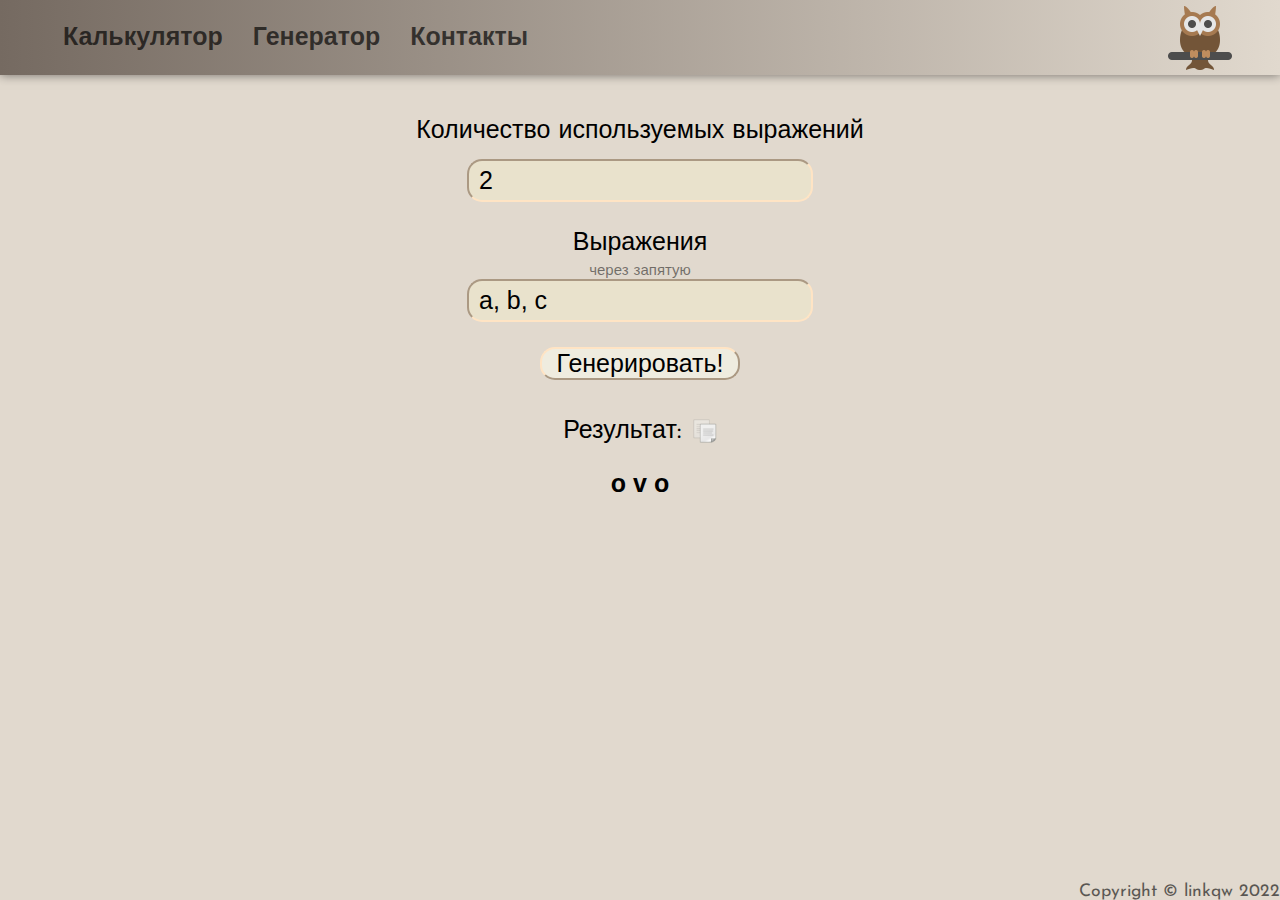
<file: index.html>
<!DOCTYPE html>
<html lang="ru">

<head>
    <meta charset="UTF-8">
    <meta http-equiv="X-UA-Compatible" content="IE=edge">
    <meta name="viewport" content="width=device-width, initial-scale=1.0">
    <link rel="stylesheet" href="css/style.css">
    <link rel="preconnect" href="https://fonts.googleapis.com">
    <link rel="preconnect" href="https://fonts.gstatic.com" crossorigin>
    <link href="https://fonts.googleapis.com/css2?family=Josefin+Sans:wght@300;600&family=Open+Sans&display=swap"
          rel="stylesheet">
    <title>Generator</title>
</head>

<div class="menu_wrapper">
    <div class="open_btn">
        <div class="stick"></div>
        <div class="stick"></div>
        <div class="stick"></div>
    </div>
    <div class="menu">
        <a href="calc.html"><div class="menu_item">Калькулятор</div></a>
        <a href="index.html"><div class="menu_item">Генератор</div></a>
        <a href="contacts.html"><div class="menu_item">Контакты</div></a>
    </div>
    <div class="owl">
        <img class="owl_img" src="images/owl.png" alt="">
    </div>
</div>

<div class="container">

    <body>
    <div class="wrapper">
        <div class="inner__container">
            <p class="title">Количество используемых выражений</p>
            <input class="dificult" type="text" name="dificult" value="2">
            <div class="var">
                <p class="title">Выражения</p>
                <p class="subtitle">через запятую</p>
                <input class="variables" type="text" name="variables" value="a, b, c">
            </div>
            <button class="calc">Генерировать!</button>
            <div class="res">
                <p class="subtitle__res">Результат:<img class="copy_paste__btn" src="images/copy.png"
                                                        onclick="CopyText()"></p>
            </div>
            <input readonly type="text" class="res__data" value="o v o">
        </div>
    </div>
    </body>

    <footer>
        <p>Copyright © linkqw 2022</p>
    </footer>

    <script src="https://code.jquery.com/jquery-3.6.1.min.js"
            integrity="sha256-o88AwQnZB+VDvE9tvIXrMQaPlFFSUTR+nldQm1LuPXQ=" crossorigin="anonymous"></script>
    <script src="js/animejs/anime-master/lib/anime.js"></script>
    <script src="js/logic_for_generate.js"></script>
    <script src="js/script.js"></script>
    <script src="js/onload.js"></script>
</div>

</html>
</file>
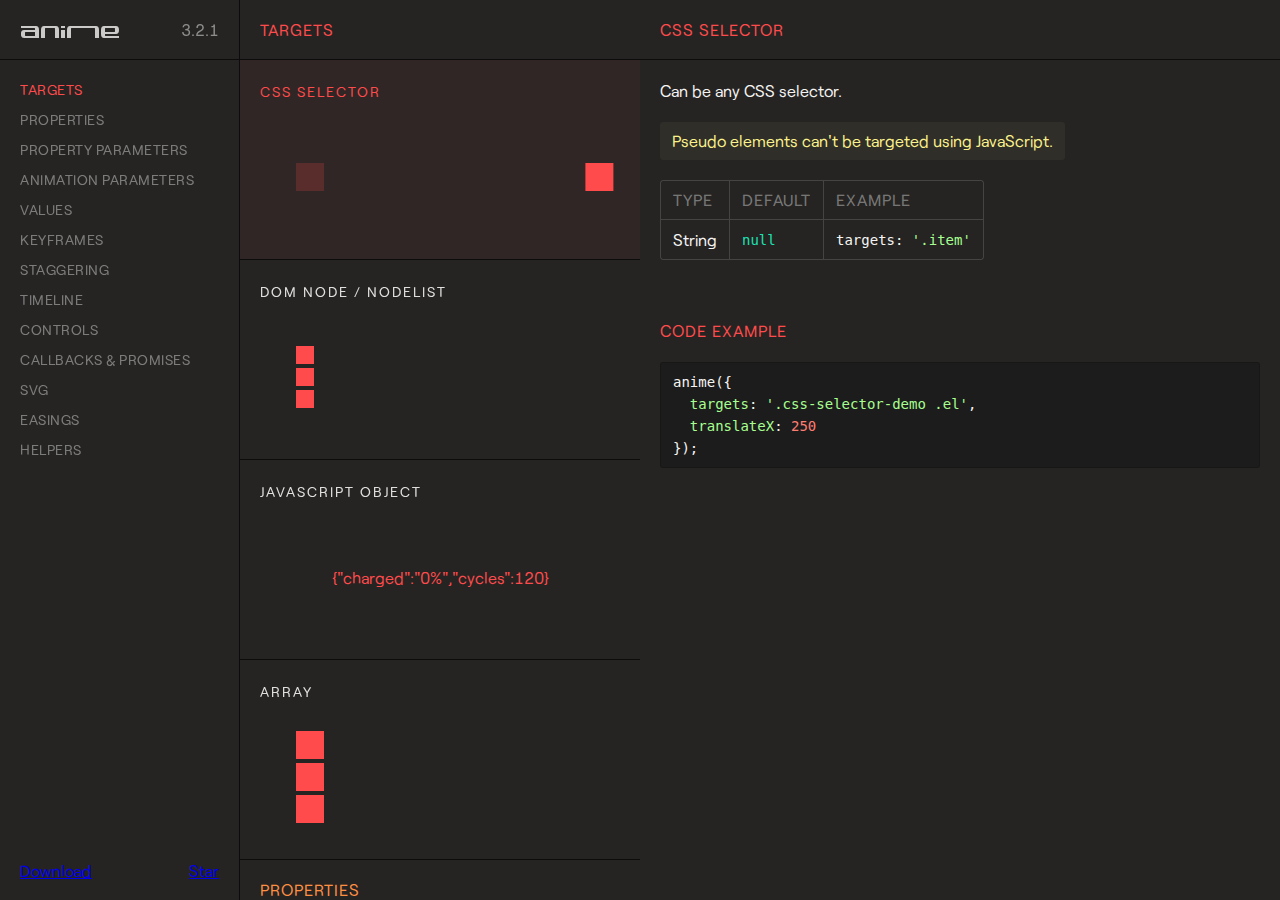
<file: js/animejs/anime-master/documentation/index.html>
<!DOCTYPE html>
<html>
<head>
  <title>Documentation | anime.js</title>
  <meta charset="utf-8">
  <meta name="viewport" content="width=device-width, initial-scale=1, maximum-scale=1">

  <meta property="og:title" content="anime.js">
  <meta property="og:url" content="https://animejs.com">
  <meta property="og:description" content="Javascript animation engine">
  <meta property="og:image" content="https://animejs.com/documentation/assets/img/social-media-image.png">

  <meta name="twitter:card" content="summary_large_image">
  <meta name="twitter:site" content="@juliangarnier">
  <meta name="twitter:creator" content="@juliangarnier">
  <meta name="twitter:title" content="anime.js">
  <meta name="twitter:description" content="Javascript animation engine">
  <meta name="twitter:image" content="https://animejs.com/documentation/assets/img/social-media-image.png">

  <link rel="apple-touch-icon-precomposed" href="assets/img/apple-touch-icon.png">
  <link rel="icon" type="image/png" href="assets/img/favicon.png" >

  <link href="//cloud.typenetwork.com/projects/2160/fontface.css/" rel="stylesheet" type="text/css">

  <link href="assets/css/animejs.css" rel="stylesheet">
  <link href="assets/css/anime-theme.css" rel="stylesheet">
  <link href="assets/css/documentation.css" rel="stylesheet">

  <script src="../lib/anime.min.js"></script>
</head>
<body>
  <div class="content">
    <header class="header">
    <a class="logo" href="https://github.com/juliangarnier/anime/">
      <img class="anime-mini-logo" src="assets/img/anime-mini-logo.svg" />
      <span class="version-number"></span>
    </a>
    </header>
    <section class="pane sidebar">
      <nav class="navigation"></nav>
      <div class="sidebar-info">
        <a class="github-button" href="https://github.com/juliangarnier/anime/archive/master.zip" data-color-scheme="no-preference: dark; light: dark; dark: dark;" data-icon="octicon-cloud-download" aria-label="Download juliangarnier/anime on GitHub">Download</a>
        <a class="github-button" href="https://github.com/juliangarnier/anime" data-color-scheme="no-preference: dark; light: dark; dark: dark;" data-show-count="true" aria-label="Star juliangarnier/anime on GitHub">Star</a>
      </div>
    </section>
    <section class="pane demos">

<!-- TARGETS -->
<article id="targets" class="color-targets">
  <header>
    <h2 class="demos-title">Targets</h2>
  </header>

<div id="cssSelector" class="demo">
  <h3 class="demo-title">CSS Selector</h3>
  <div class="demo-description">
    <p>Can be any CSS selector.</p>
    <p class="bubble warning">Pseudo elements can't be targeted using JavaScript.</p>
    <table>
      <thead>
        <td>Type</td>
        <td>Default</td>
        <td>Example</td>
      </thead>
      <tr>
        <td>String</td>
        <td><code>null</code></td>
        <td><code>targets: '.item'</code></td>
      </tr>
    </table>
  </div>
  <div class="demo-content css-selector-demo">
    <div class="line">
      <div class="square shadow"></div>
      <div class="square el"></div>
    </div>
  </div>
  <script>var cssSelector = function() {
/*DEMO*/
anime({
  targets: '.css-selector-demo .el',
  translateX: 250
});
/*DEMO*/
}
  </script>

</div>

<div id="domNode" class="demo">
  <h3 class="demo-title">DOM Node / NodeList</h3>
  <div class="demo-description">
    <p>
      Can be any DOM Node or NodeList.
    </p>
    <table>
      <thead>
        <td>Type</td>
        <td>Default</td>
        <td>Example</td>
      </thead>
      <tr>
        <td>DOM Node</td>
        <td><code>null</code></td>
        <td><code>targets: el.querySelector('.item')</code></td>
      </tr>
      <tr>
        <td>NodeList</td>
        <td><code>null</code></td>
        <td><code>targets: el.querySelectorAll('.item')</code></td>
      </tr>
    </table>
  </div>
  <div class="demo-content dom-node-demo">
    <div class="line">
      <div class="small square shadow"></div>
      <div class="small square el"></div>
    </div>
    <div class="line">
      <div class="small square shadow"></div>
      <div class="small square el"></div>
    </div>
    <div class="line">
      <div class="small square shadow"></div>
      <div class="small square el"></div>
    </div>
  </div>
  <script>var domNode = function() {
/*DEMO*/
var elements = document.querySelectorAll('.dom-node-demo .el');

anime({
  targets: elements,
  translateX: 270
});
/*DEMO*/
}
  </script>
</div>

<div id="JSobject" class="demo">
  <h3 class="demo-title">JavaScript Object</h3>
  <div class="demo-description">
    <p>
      A JavaScript Object with at least one property containing a numerical value.
    </p>
    <table>
      <thead>
        <td>Type</td>
        <td>Default</td>
        <td>Example</td>
      </thead>
      <tr>
        <td>Object</td>
        <td><code>null</code></td>
        <td><code>targets: myObjectProp</code></td>
      </tr>
    </table>
  </div>
  <div class="demo-content">
    <pre class="battery-log">{"charged":"0%","cycles":120}</pre>
  </div>
  <script>var JSobject = function() {
/*DEMO*/
var logEl = document.querySelector('.battery-log');

var battery = {
  charged: '0%',
  cycles: 120
}

anime({
  targets: battery,
  charged: '100%',
  cycles: 130,
  round: 1,
  easing: 'linear',
  update: function() {
    logEl.innerHTML = JSON.stringify(battery);
  }
});
/*DEMO*/
}
  </script>
<script>
</script>
</div>

<div id="array" class="demo">
  <h3 class="demo-title">Array</h3>
  <div class="demo-description">
    <p>
      An array containing multiple targets.
    </p>
    <p class="bubble info">
      Accepts mixed types. E.g. <code>['.el', domNode, jsObject]</code>
    </p>
    <table>
      <thead>
        <td>Type</td>
        <td>Default</td>
        <td>Example</td>
      </thead>
      <tr>
        <td>Array</td>
        <td><code>null</code></td>
        <td><code>targets: ['.item', el.getElementById('#thing')]</code></td>
      </tr>
    </table>
  </div>
  <div class="demo-content mixed-array-demo">
    <div class="line">
      <div class="square shadow"></div>
      <div class="square el el-01"></div>
    </div>
    <div class="line">
      <div class="square shadow"></div>
      <div class="square el el-02"></div>
    </div>
    <div class="line">
      <div class="square shadow"></div>
      <div class="square el el-03"></div>
    </div>
  </div>
  <script>var array = function() {
/*DEMO*/
var el = document.querySelector('.mixed-array-demo .el-01');

anime({
  targets: [el, '.mixed-array-demo .el-02', '.mixed-array-demo .el-03'],
  translateX: 250
});
/*DEMO*/
}
  </script>

</div>

</article>
<!-- -->

<!-- ANIMATABLE PROPERTIES -->
<article id="properties" class="color-properties">
<header>
  <h2 class="demos-title">Properties</h2>
</header>

<div id="cssProperties" class="demo">
  <h3 class="demo-title">CSS Properties</h3>
  <div class="demo-description">
    <p>
      Any CSS properties can be animated.
    </p>
    <p class="bubble warning">
      Most CSS properties will cause layout changes or repaint, and will result in choppy animation.
      Prioritize opacity and CSS transforms as much as possible.
    </p>
    <p>More details about accepted values in the <a class="color-values" href="#unitlessValue">values</a> section.</p>
    <table>
      <thead>
        <td>Example</td>
        <td>value</td>
      </thead>
      <tr>
        <td><code>opacity</code></td>
        <td><code>.5</code></td>
      </tr>
      <tr>
        <td><code>left</code></td>
        <td><code>'100px'</code></td>
      </tr>
    </table>
  </div>
  <div class="demo-content css-prop-demo">
    <div class="large square shadow"></div>
    <div class="large square el"></div>
  </div>
  <script>var cssProperties = function() {
/*DEMO*/
anime({
  targets: '.css-prop-demo .el',
  left: '240px',
  backgroundColor: '#FFF',
  borderRadius: ['0%', '50%'],
  easing: 'easeInOutQuad'
});
/*DEMO*/
}
  </script>
</div>

<div id="CSStransforms" class="demo">
  <h3 class="demo-title">CSS Transforms</h3>
  <div class="demo-description">
    <p>
      Animate CSS transforms properties individually.
    </p>
    <p class="bubble info">
      It's possible to specify different timing for each transforms properties, more details in the <a class="color-prop-params" href="#specificPropParameters">specific property parameters</a> section.
    </p>
    <p>More details about accepted values in the <a class="color-values" href="#unitlessValue">values</a> section.</p>
    <table>
      <thead>
        <td>Valid properties</td>
        <td>Default unit</td>
      </thead>
      <tr><td><code>'translateX'</code></td><td><code>'px'</code></td></tr>
      <tr><td><code>'translateY'</code></td><td><code>'px'</code></td></tr>
      <tr><td><code>'translateZ'</code></td><td><code>'px'</code></td></tr>
      <tr><td><code>'rotate'</code></td><td><code>'deg'</code></td></tr>
      <tr><td><code>'rotateX'</code></td><td><code>'deg'</code></td></tr>
      <tr><td><code>'rotateY'</code></td><td><code>'deg'</code></td></tr>
      <tr><td><code>'rotateZ'</code></td><td><code>'deg'</code></td></tr>
      <tr><td><code>'scale'</code></td><td><code>—</code></td></tr>
      <tr><td><code>'scaleX'</code></td><td><code>—</code></td></tr>
      <tr><td><code>'scaleY'</code></td><td><code>—</code></td></tr>
      <tr><td><code>'scaleZ'</code></td><td><code>—</code></td></tr>
      <tr><td><code>'skew'</code></td><td><code>'deg'</code></td></tr>
      <tr><td><code>'skewX'</code></td><td><code>'deg'</code></td></tr>
      <tr><td><code>'skewY'</code></td><td><code>'deg'</code></td></tr>
      <tr><td><code>'perspective'</code></td><td><code>'px'</code></td></tr>
    </table>
  </div>
  <div class="demo-content css-transforms-demo">
    <div class="square shadow"></div>
    <div class="square el"></div>
  </div>
  <script>var CSStransforms = function() {
/*DEMO*/
anime({
  targets: '.css-transforms-demo .el',
  translateX: 250,
  scale: 2,
  rotate: '1turn'
});
/*DEMO*/
}
  </script>
</div>

<div id="JSobjProp" class="demo">
  <h3 class="demo-title">Object properties</h3>
  <div class="demo-description">
    <p>
      Any Object property containing a numerical value can be animated.<br>
      More details about accepted values in the <a class="color-values" href="#unitlessValue">values</a> section.
    </p>
    <table>
      <thead>
        <td>Example</td>
        <td>value</td>
      </thead>
      <tr>
        <td><code>prop1</code></td>
        <td><code>50</code></td>
      </tr>
      <tr>
        <td><code>'prop2'</code></td>
        <td><code>'100%'</code></td>
      </tr>
    </table>
  </div>
  <div class="demo-content">
    <pre class="js-object-log">{"prop1":0,"prop2":"0%"}</pre>
  </div>
  <script>var JSobjProp = function() {
/*DEMO*/
var objPropLogEl = document.querySelector('.js-object-log');

var myObject = {
  prop1: 0,
  prop2: '0%'
}

anime({
  targets: myObject,
  prop1: 50,
  prop2: '100%',
  easing: 'linear',
  round: 1,
  update: function() {
    objPropLogEl.innerHTML = JSON.stringify(myObject);
  }
});
/*DEMO*/
}
  </script>
</div>

<div id="domAttr" class="demo">
  <h3 class="demo-title">DOM Attributes</h3>
  <div class="demo-description">
    <p>
      Any DOM Attributes containing a numerical value can be animated.<br>
      More details about accepted values in the <a class="color-values" href="#unitlessValue">values</a> section.
    </p>
    <table>
      <thead>
        <td>Example</td>
        <td>value</td>
      </thead>
      <tr>
        <td><code>value</code></td>
        <td><code>1000</code></td>
      </tr>
      <tr>
        <td><code>volume</code></td>
        <td><code>0</code></td>
      </tr>
      <tr>
        <td><code>data-custom</code></td>
        <td><code>'3 dogs'</code></td>
      </tr>
    </table>
  </div>
  <div class="demo-content dom-attribute-demo">
    <input class="el text-output" value="0"></input>
  </div>
  <script>var domAttr = function() {
/*DEMO*/
anime({
  targets: '.dom-attribute-demo input',
  value: [0, 1000],
  round: 1,
  easing: 'easeInOutExpo'
});
/*DEMO*/
}
  </script>
</div>

<div id="svgAttr" class="demo">
  <h3 class="demo-title">SVG Attributes</h3>
  <div class="demo-description">
    <p>
      Like any other <a class="color-properties" href="#domAttr">DOM attributes</a>, all SVG attributes containing at least one numerical value can be animated.<br>
      More details about accepted values in the <a class="color-values" href="#unitlessValue">values</a> section and SVG animation in the <a class="color-svg" href="#motionPath">SVG</a> section.
    </p>
    <table>
      <thead>
        <td>Example</td>
        <td>value</td>
      </thead>
      <tr>
        <td><code>points</code></td>
        <td><code>'64 68.64 8.574 100 63.446 67.68 64 4 64.554 67.68 119.426 100'</code></td>
      </tr>
      <tr>
        <td><code>scale</code></td>
        <td><code>1</code></td>
      </tr>
      <tr>
        <td><code>baseFrequency</code></td>
        <td><code>0</code></td>
      </tr>
    </table>
  </div>
  <div class="demo-content align-center svg-attributes-demo">
<svg width="128" height="128" viewBox="0 0 128 128">
  <filter id="displacementFilter">
    <feTurbulence type="turbulence" baseFrequency=".05" numOctaves="2" result="turbulence"/>
    <feDisplacementMap in2="turbulence" in="SourceGraphic" scale="15" xChannelSelector="R" yChannelSelector="G"/>
  </filter>
  <polygon points="64 68.64 8.574 100 63.446 67.68 64 4 64.554 67.68 119.426 100" style="filter: url(#displacementFilter)" fill="currentColor"/>
</svg>
  </div>
  <script>var svgAttr = function() {
  // Needed to reset demo
  var polyEl = document.querySelector('.svg-attributes-demo polygon');
  var feTurbulenceEl = document.querySelector('feTurbulence');
  var feDisplacementMap = document.querySelector('feDisplacementMap');
  polyEl.setAttribute('points', '64 68.64 8.574 100 63.446 67.68 64 4 64.554 67.68 119.426 100');
  feTurbulenceEl.setAttribute('baseFrequency', '.05');
  feDisplacementMap.setAttribute('scale', '15');
/*DEMO*/
anime({
  targets: ['.svg-attributes-demo polygon', 'feTurbulence', 'feDisplacementMap'],
  points: '64 128 8.574 96 8.574 32 64 0 119.426 32 119.426 96',
  baseFrequency: 0,
  scale: 1,
  loop: true,
  direction: 'alternate',
  easing: 'easeInOutExpo'
});
/*DEMO*/
}
  </script>

</div>

</article>
<!-- -->

<!-- PROPERTY PARAMETERS -->
<article id="propertyParameters" class="color-prop-params">
  <header>
    <h2 class="demos-title">Property parameters</h2>
  </header>

<div id="duration" class="demo">
  <h3 class="demo-title">Duration</h3>
  <div class="demo-description">
    <p>
      Defines the duration in milliseconds of the animation.
    </p>
    <table>
      <thead>
        <td>Type</td>
        <td>Default</td>
        <td>Example</td>
      </thead>
      <tr>
        <td>Number</td>
        <td><code>1000</code></td>
        <td><code>3000</code></td>
      </tr>
      <tr>
        <td>anime.stagger</td>
        <td>See <a class="color-staggering" href="#staggeringBasics">staggering</a> section</td>
        <td><code>anime.stagger(150)</code></td>
      </tr>
      <tr>
        <td>Function</td>
        <td>See <a class="color-prop-params" href="#functionBasedParameters">function based parameters</a> section</td>
        <td><code>(el, i) => i * 150</code></td>
      </tr>
    </table>
  </div>
  <div class="demo-content duration-demo">
    <div class="label">3000 ms</div>
    <div class="square shadow"></div>
    <div class="square el"></div>
  </div>
  <script>var duration = function() {
/*DEMO*/
anime({
  targets: '.duration-demo .el',
  translateX: 250,
  duration: 3000
});
/*DEMO*/
}
  </script>
</div>

<div id="delay" class="demo">
  <h3 class="demo-title">Delay</h3>
  <div class="demo-description">
    <p>
      Defines the delay in milliseconds of the animation.
    </p>
    <table>
      <thead>
        <td>Type</td>
        <td>Default</td>
        <td>Example</td>
      </thead>
      <tr>
        <td>Number</td>
        <td><code>0</code></td>
        <td><code>1000</code></td>
      </tr>
      <tr>
        <td>anime.stagger</td>
        <td>See <a class="color-staggering" href="#staggeringBasics">staggering</a> section</td>
        <td><code>anime.stagger(150)</code></td>
      </tr>
      <tr>
        <td>Function</td>
        <td>See <a class="color-prop-params" href="#functionBasedParameters">function based parameters</a> section</td>
        <td><code>(el, i) => i * 150</code></td>
      </tr>
    </table>
  </div>
  <div class="demo-content delay-demo">
    <div class="label">1000 ms</div>
    <div class="square shadow"></div>
    <div class="square el"></div>
  </div>
  <script>var delay = function() {
/*DEMO*/
anime({
  targets: '.delay-demo .el',
  translateX: 250,
  delay: 1000
});
/*DEMO*/
}
  </script>
</div>

<div id="endDelay" class="demo">
  <h3 class="demo-title">end delay</h3>
  <div class="demo-description">
    <p>
      Adds some extra time in milliseconds at the end of the animation.
    </p>
    <table>
      <thead>
        <td>Type</td>
        <td>Default</td>
        <td>Example</td>
      </thead>
      <tr>
        <td>Number</td>
        <td><code>0</code></td>
        <td><code>1000</code></td>
      </tr>
      <tr>
        <td>anime.stagger</td>
        <td>See <a class="color-staggering" href="#staggeringBasics">staggering</a> section</td>
        <td><code>anime.stagger(150)</code></td>
      </tr>
      <tr>
        <td>Function</td>
        <td>See <a class="color-prop-params" href="#functionBasedParameters">function based parameters</a> section</td>
        <td><code>(el, i) => i * 150</code></td>
      </tr>
    </table>
  </div>
  <div class="demo-content end-delay-demo">
    <div class="label">1000 ms</div>
    <div class="square shadow"></div>
    <div class="square el"></div>
  </div>
  <script>var endDelay = function() {
/*DEMO*/
anime({
  targets: '.end-delay-demo .el',
  translateX: 250,
  endDelay: 1000,
  direction: 'alternate'
});
/*DEMO*/
}
  </script>

</div>

<div id="easing" class="demo">
  <h3 class="demo-title">Easing</h3>
  <div class="demo-description">
    <p>
      Defines the timing function of the animation.
    </p>
    <p class="bubble info">
      Check out the <a class="color-easings" href="#linearEasing">easings</a> section for a complete list of available easing and parameters.
    </p>
    <table>
      <thead>
        <td>Type</td>
        <td>Default</td>
        <td>Example</td>
      </thead>
      <tr>
        <td>String</td>
        <td><code>'easeOutElastic(1, .5)'</code></td>
        <td><code>easing: 'easeInOutQuad'</code></td>
      </tr>
    </table>
  </div>
  <div class="demo-content easing-demo">
    <div class="label">easeInOutExpo</div>
    <div class="square shadow"></div>
    <div class="square el"></div>
  </div>
  <script>var easing = function() {
/*DEMO*/
anime({
  targets: '.easing-demo .el',
  translateX: 250,
  easing: 'easeInOutExpo'
});
/*DEMO*/
}
  </script>

</div>

<div id="round" class="demo">
  <h3 class="demo-title">Round</h3>
  <div class="demo-description">
    <p>
      Rounds up the value to x decimals.
    </p>
    <table>
      <thead>
        <td>Type</td>
        <td>Default</td>
        <td>Example</td>
      </thead>
      <tr>
        <td>Number</td>
        <td><code>0</code></td>
        <td><code>round: 10</code></td>
      </tr>
    </table>
  </div>
  <div class="demo-content">
    <pre class="round-log">0</pre>
  </div>
  <script>var round = function() {
/*DEMO*/
var roundLogEl = document.querySelector('.round-log');

anime({
  targets: roundLogEl,
  innerHTML: [0, 10000],
  easing: 'linear',
  round: 10 // Will round the animated value to 1 decimal
});
/*DEMO*/
}
  </script>
</div>

<div id="specificPropParameters" class="demo">
  <h3 class="demo-title">Specific property parameters</h3>
  <div class="demo-description">
    <p>
      Defines specific parameters to each property of the animation using an Object as value.<br>
      Other properties that aren't specified in the Object are inheritted from the main animation.
    </p>
    <table>
      <thead>
        <td>Type</td>
        <td>Example</td>
      </thead>
      <tr>
        <td>Object</td>
<td><code>rotate: {
  value: 360,
  duration: 1800,
  easing: 'easeInOutSine'
}</code></td>
      </tr>
    </table>
  </div>
  <div class="demo-content specific-prop-params-demo">
    <div class="square shadow"></div>
    <div class="square el"></div>
  </div>
  <script>var specificPropParameters = function() {
/*DEMO*/
anime({
  targets: '.specific-prop-params-demo .el',
  translateX: {
    value: 250,
    duration: 800
  },
  rotate: {
    value: 360,
    duration: 1800,
    easing: 'easeInOutSine'
  },
  scale: {
    value: 2,
    duration: 1600,
    delay: 800,
    easing: 'easeInOutQuart'
  },
  delay: 250 // All properties except 'scale' inherit 250ms delay
});
/*DEMO*/
}
  </script>

</div>

<div id="functionBasedParameters" class="demo">
  <h3 class="demo-title">Function based parameters</h3>
  <div class="demo-description">
    <p>
      Get different values for every target and property of the animation.
    </p>
    <p>
      The function accepts 3 arguments:
    </p>
    <table>
      <thead>
        <td>Arguments</td>
        <td>Infos</td>
      </thead>
      <tr>
        <td><code>target</code></td>
        <td>The curent animated targeted element</td>
      </tr>
      <tr>
        <td><code>index</code></td>
        <td>The index of the animated targeted element</td>
      </tr>
      <tr>
        <td><code>targetsLength</code></td>
        <td>The total number of animated targets</td>
      </tr>
    </table>
    <p class="bubble info">
      See <a class="color-staggering" href="#staggeringBasics">staggering</a> section for easier values manipulation.
    </p>
  </div>
  <div class="demo-content function-based-params-demo">
    <div class="line">
      <div class="small label">delay = 0 * 100</div>
      <div class="small square shadow"></div>
      <div class="small square el"></div>
    </div>
    <div class="line">
      <div class="small label">delay = 1 * 100</div>
      <div class="small square shadow"></div>
      <div class="small square el"></div>
    </div>
    <div class="line">
      <div class="small label">delay = 2 * 100</div>
      <div class="small square shadow"></div>
      <div class="small square el"></div>
    </div>
  </div>
  <script>var functionBasedParameters = function() {
/*DEMO*/
anime({
  targets: '.function-based-params-demo .el',
  translateX: 270,
  direction: 'alternate',
  loop: true,
  delay: function(el, i, l) {
    return i * 100;
  },
  endDelay: function(el, i, l) {
    return (l - i) * 100;
  }
});
/*DEMO*/
}
  </script>

</div>

</article>
<!-- -->

<!-- ANIMATION PARAMETERS -->
<article id="animationParameters" class="color-anim-params">
  <header>
    <h2 class="demos-title">Animation parameters</h2>
  </header>

<div id="direction" class="demo">
  <h3 class="demo-title">Direction</h3>
  <div class="demo-description">
    <p>
      Defines the direction of the animation.
    </p>
    <table>
      <thead>
        <td>Accepts</td>
        <td>Infos</td>
      </thead>
      <tr>
        <td><code>'normal'</code></td>
        <td>Animation progress goes from 0 to 100%</td>
      </tr>
      <tr>
        <td><code>'reverse'</code></td>
        <td>Animation progress goes from 100% to 0%</td>
      </tr>
      <tr>
        <td><code>'alternate'</code></td>
        <td>Animation progress goes from 0% to 100% then goes back to 0%</td>
      </tr>
    </table>
  </div>
  <div class="demo-content">
    <div class="line">
      <div class="label">normal</div>
      <div class="square shadow"></div>
      <div class="square el dir-normal"></div>
    </div>
    <div class="line">
      <div class="label">reverse</div>
      <div class="square shadow"></div>
      <div class="square el dir-reverse"></div>
    </div>
    <div class="line">
      <div class="label">alternate</div>
      <div class="square shadow"></div>
      <div class="square el dir-alternate"></div>
    </div>
  </div>
  <script>var direction = function() {
/*DEMO*/
anime({
  targets: '.dir-normal',
  translateX: 250,
  easing: 'easeInOutSine'
});

anime({
  targets: '.dir-reverse',
  translateX: 250,
  direction: 'reverse',
  easing: 'easeInOutSine'
});

anime({
  targets: '.dir-alternate',
  translateX: 250,
  direction: 'alternate',
  easing: 'easeInOutSine'
});
/*DEMO*/
}
  </script>

</div>

<div id="loop" class="demo">
  <h3 class="demo-title">Loop</h3>
  <div class="demo-description">
    <p>
      Defines the number of iterations of your animation.
    </p>
    <table>
      <thead>
        <td>Accepts</td>
        <td>Infos</td>
      </thead>
      <tr>
        <td><code>Number</code></td>
        <td>The number of iterations</td>
      </tr>
      <tr>
        <td><code>true</code></td>
        <td>Loop indefinitely</td>
      </tr>
    </table>
  </div>
  <div class="demo-content">
    <div class="line">
      <div class="small label">normal 3 times</div>
      <div class="small square shadow"></div>
      <div class="small square el loop"></div>
    </div>
    <div class="line">
      <div class="small label">reverse 3 times</div>
      <div class="small square shadow"></div>
      <div class="small square el loop-reverse"></div>
    </div>
    <div class="line">
      <div class="small label">alternate 3 times</div>
      <div class="small square shadow"></div>
      <div class="small square el loop-alternate"></div>
    </div>
    <div class="line">
      <div class="small label">normal inifinite</div>
      <div class="small square shadow"></div>
      <div class="small square el loop-infinity"></div>
    </div>
    <div class="line">
      <div class="small label">inifinite reverse</div>
      <div class="small square shadow"></div>
      <div class="small square el loop-reverse-infinity"></div>
    </div>
    <div class="line">
      <div class="small label">inifinite alternate</div>
      <div class="small square shadow"></div>
      <div class="small square el loop-alternate-infinity"></div>
    </div>
  </div>
  <script>var loop = function() {
/*DEMO*/
anime({
  targets: '.loop',
  translateX: 270,
  loop: 3,
  easing: 'easeInOutSine'
});

anime({
  targets: '.loop-infinity',
  translateX: 270,
  loop: true,
  easing: 'easeInOutSine'
});

anime({
  targets: '.loop-reverse',
  translateX: 270,
  loop: 3,
  direction: 'reverse',
  easing: 'easeInOutSine'
});

anime({
  targets: '.loop-reverse-infinity',
  translateX: 270,
  direction: 'reverse',
  loop: true,
  easing: 'easeInOutSine'
});

anime({
  targets: '.loop-alternate',
  translateX: 270,
  loop: 3,
  direction: 'alternate',
  easing: 'easeInOutSine'
});

anime({
  targets: '.loop-alternate-infinity',
  translateX: 270,
  direction: 'alternate',
  loop: true,
  easing: 'easeInOutSine'
});
/*DEMO*/
}
  </script>
</div>

<div id="autoplay" class="demo">
  <h3 class="demo-title">Autoplay</h3>
  <div class="demo-description">
    <p>
      Defines if the animation should automatically starts or not.
    </p>
    <table>
      <thead>
        <td>Accepts</td>
        <td>Infos</td>
      </thead>
      <tr>
        <td><code>true</code></td>
        <td>Automatically starts the animation</td>
      </tr>
      <tr>
        <td><code>false</code></td>
        <td>Animation is paused by default</td>
      </tr>
    </table>
  </div>
  <div class="demo-content">
    <div class="line">
      <div class="label">autoplay: true</div>
      <div class="square shadow"></div>
      <div class="square el autoplay-true"></div>
    </div>
    <div class="line">
      <div class="label">autoplay: false</div>
      <div class="square shadow"></div>
      <div class="square el autoplay-false"></div>
    </div>
  </div>
  <script>var autoplay = function() {
/*DEMO*/
anime({
  targets: '.autoplay-true',
  translateX: 250,
  autoplay: true,
  easing: 'easeInOutSine'
});

anime({
  targets: '.autoplay-false',
  translateX: 250,
  autoplay: false,
  easing: 'easeInOutSine'
});
/*DEMO*/
}
  </script>
</div>

</article>
<!-- -->

<!-- VALUES -->
<article id="values" class="color-values">
<header>
  <h2 class="demos-title">Values</h2>
</header>

<div id="unitlessValue" class="demo">
  <h3 class="demo-title">Unitless</h3>
  <div class="demo-description">
    <p>
      If the original value has a unit, it will be automatically added to the animated value.
    </p>
    <table>
      <thead>
        <td>Type</td>
        <td>Example</td>
      </thead>
      <tr>
        <td>Number</td>
        <td><code>translateX: 250</code></td>
      </tr>
    </table>
  </div>
  <div class="demo-content unitless-values-demo">
    <div class="circle shadow"></div>
    <div class="circle el"></div>
  </div>
  <script>var unitlessValue = function() {
/*DEMO*/
anime({
  targets: '.unitless-values-demo .el',
  translateX: 250, // -> '250px'
  rotate: 540 // -> '540deg'
});
/*DEMO*/
}
  </script>

</div>

<div id="specificUnitValue" class="demo">
  <h3 class="demo-title">Specific unit</h3>
  <div class="demo-description">
    <p>
      Forces the animation to use a certain unit and will automatically convert the initial target value.
    </p>
    <p class="bubble warning">
      Conversion accuracy can vary depending of the unit used.<br>
      You can also define the initial value of the animation directly using an array, see the <a href="#fromToValues" class="color-values">from to values</a> section.
    </p>
    <table>
      <thead>
        <td>Type</td>
        <td>Example</td>
      </thead>
      <tr>
        <td>String</td>
        <td><code>width: '100%'</code></td>
      </tr>
    </table>
  </div>
  <div class="demo-content specific-unit-values-demo">
    <div class="square shadow"></div>
    <div class="square el"></div>
  </div>
  <script>var specificUnitValue = function() {
/*DEMO*/
anime({
  targets: '.specific-unit-values-demo .el',
  width: '100%', // -> from '28px' to '100%',
  easing: 'easeInOutQuad',
  direction: 'alternate',
  loop: true
});
/*DEMO*/
}
  </script>

</div>

<div id="relativeValues" class="demo">
  <h3 class="demo-title">Relative</h3>
  <div class="demo-description">
    <p>
      Adds, substracts or multiplies the original value.
    </p>
    <table>
      <thead>
        <td>Accepts</td>
        <td>Effect</td>
        <td>Example</td>
      </thead>
      <tr>
        <td><code>'+='</code></td>
        <td>Add</td>
        <td><code>'+=100'</code></td>
      </tr>
      <tr>
        <td><code>'-='</code></td>
        <td>Substract</td>
        <td><code>'-=2turn'</code></td>
      </tr>
      <tr>
        <td><code>'*='</code></td>
        <td>Multiply</td>
        <td><code>'*=10'</code></td>
      </tr>
    </table>
  </div>
  <div class="demo-content">
    <div class="circle shadow"></div>
    <div class="circle el relative-values"></div>
  </div>
  <script>var relativeValues = function() {
/*DEMO*/
var relativeEl = document.querySelector('.el.relative-values');
relativeEl.style.transform = 'translateX(100px)';

anime({
  targets: '.el.relative-values',
  translateX: {
    value: '*=2.5', // 100px * 2.5 = '250px'
    duration: 1000
  },
  width: {
    value: '-=20px', // 28 - 20 = '8px'
    duration: 1800,
    easing: 'easeInOutSine'
  },
  rotate: {
    value: '+=2turn', // 0 + 2 = '2turn'
    duration: 1800,
    easing: 'easeInOutSine'
  },
  direction: 'alternate'
});
/*DEMO*/
}
  </script>

</div>

<div id="colors" class="demo">
  <h3 class="demo-title">Colors</h3>
  <div class="demo-description">
    <p>
      <i>anime.js</i> accepts and converts Hexadecimal, RGB, RGBA, HSL, and HSLA color values.
    </p>
    <p class="bubble warning">
      CSS color codes ( e.g. : <code>'red', 'yellow', 'aqua'</code> ) are not supported.
    </p>
    <table>
      <thead>
        <td>Accepts</td>
        <td>Example</td>
      </thead>
      <tr>
        <td>Hexadecimal</td>
        <td><code>'#FFF'</code> or <code>'#FFFFFF'</code></td>
      </tr>
      <tr>
        <td>RGB</td>
        <td><code>'rgb(255, 255, 255)'</code></td>
      </tr>
      <tr>
        <td>RGBA</td>
        <td><code>'rgba(255, 255, 255, .2)'</code></td>
      </tr>
      <tr>
        <td>HSL</td>
        <td><code>'hsl(0, 100%, 100%)'</code></td>
      </tr>
      <tr>
        <td>HSLA</td>
        <td><code>'hsla(0, 100%, 100%, .2)'</code></td>
      </tr>
    </table>
  </div>
  <div class="demo-content colors-demo">
    <div class="line">
      <div class="small label">HEX</div>
      <div class="small circle shadow"></div>
      <div class="small circle el color-hex"></div>
    </div>
    <div class="line">
      <div class="small label">RGB</div>
      <div class="small circle shadow"></div>
      <div class="small circle el color-rgb"></div>
    </div>
    <div class="line">
      <div class="small label">HSL</div>
      <div class="small circle shadow"></div>
      <div class="small circle el color-hsl"></div>
    </div>
    <div class="line">
      <div class="small label">RGBA</div>
      <div class="small circle shadow"></div>
      <div class="small circle el color-rgba"></div>
    </div>
    <div class="line">
      <div class="small label">HSLA</div>
      <div class="small circle shadow"></div>
      <div class="small circle el color-hsla"></div>
    </div>
  </div>
  <script>var colors = function() {
/*DEMO*/
var colorsExamples = anime.timeline({
  endDelay: 1000,
  easing: 'easeInOutQuad',
  direction: 'alternate',
  loop: true
})
.add({ targets: '.color-hex',  background: '#FFF' }, 0)
.add({ targets: '.color-rgb',  background: 'rgb(255,255,255)' }, 0)
.add({ targets: '.color-hsl',  background: 'hsl(0, 100%, 100%)' }, 0)
.add({ targets: '.color-rgba', background: 'rgba(255,255,255, .2)' }, 0)
.add({ targets: '.color-hsla', background: 'hsla(0, 100%, 100%, .2)' }, 0)
.add({ targets: '.colors-demo .el', translateX: 270 }, 0);
/*DEMO*/
}
  </script>

</div>

<div id="fromToValues" class="demo">
  <h3 class="demo-title">From To</h3>
  <div class="demo-description">
    <p>
      Forces the animation to start at a specified value.
    </p>
    <table>
      <thead>
        <td>Type</td>
        <td>Example</td>
      </thead>
      <tr>
        <td><code>Array</code></td>
        <td><code>['50%', '100%']</code></td>
      </tr>
    </table>
  </div>
  <div class="demo-content">
    <div class="circle shadow"></div>
    <div class="circle el from-to-values"></div>
  </div>
  <script>var fromToValues = function() {
/*DEMO*/
anime({
  targets: '.el.from-to-values',
  translateX: [100, 250], // from 100 to 250
  delay: 500,
  direction: 'alternate',
  loop: true
});
/*DEMO*/
}
  </script>

</div>

<div id="functionBasedPropVal" class="demo">
  <h3 class="demo-title">Function based values</h3>
  <div class="demo-description">
    <p>
      Get different values for every target and property of the animation.
    </p>
    <p>
      The function accepts 3 arguments:
    </p>
    <table>
      <thead>
        <td>Arguments</td>
        <td>Infos</td>
      </thead>
      <tr>
        <td><code>target</code></td>
        <td>The curently animated targeted element</td>
      </tr>
      <tr>
        <td><code>index</code></td>
        <td>The index of the animated targeted element</td>
      </tr>
      <tr>
        <td><code>targetsLength</code></td>
        <td>The total number of animated targets</td>
      </tr>
    </table>
  </div>
  <div class="demo-content function-based-values-demo">
    <div class="line">
      <div class="small circle shadow"></div>
      <div data-x="170" class="small circle el"></div>
    </div>
    <div class="line">
      <div class="small circle shadow"></div>
      <div data-x="80" class="small circle el"></div>
    </div>
    <div class="line">
      <div class="small circle shadow"></div>
      <div data-x="270" class="small circle el"></div>
    </div>
  </div>
  <script>var functionBasedPropVal = function() {
/*DEMO*/
anime({
  targets: '.function-based-values-demo .el',
  translateX: function(el) {
    return el.getAttribute('data-x');
  },
  translateY: function(el, i) {
    return 50 + (-50 * i);
  },
  scale: function(el, i, l) {
    return (l - i) + .25;
  },
  rotate: function() { return anime.random(-360, 360); },
  borderRadius: function() { return ['50%', anime.random(10, 35) + '%']; },
  duration: function() { return anime.random(1200, 1800); },
  delay: function() { return anime.random(0, 400); },
  direction: 'alternate',
  loop: true
});
/*DEMO*/
}
  </script>

</div>

</article>
<!-- -->

<!-- KEYFRAMES -->
<article id="keyframes" class="color-keyframes">
<header>
  <h2 class="demos-title">Keyframes</h2>
</header>

<div id="animationKeyframes" class="demo">
  <h3 class="demo-title">Animation keyframes</h3>
  <div class="demo-description">
    <p>
      Animation keyframes are defined using an Array, within the <code>keyframes</code> property.
    </p>
    <p class="bubble info">
      If there is no duration specified inside the keyframes, each keyframe duration will be equal to the animation's total duration divided by the number of keyframes.
    </p>
    <table>
      <thead>
        <td>Type</td>
        <td>Example</td>
      </thead>
      <tr>
        <td><code>Array</code></td>
        <td><code>[
  {value: 100, easing: 'easeOutExpo'},
  {value: 200, delay: 500},
  {value: 300, duration: 1000}
]</code></td>
      </tr>
    </table>
  </div>
  <div class="demo-content animation-keyframes-demo">
    <div class="circle shadow"></div>
    <div class="circle el keyframes"></div>
  </div>
  <script>var animationKeyframes = function() {
/*DEMO*/
anime({
  targets: '.animation-keyframes-demo .el',
  keyframes: [
    {translateY: -40},
    {translateX: 250},
    {translateY: 40},
    {translateX: 0},
    {translateY: 0}
  ],
  duration: 4000,
  easing: 'easeOutElastic(1, .8)',
  loop: true
});
/*DEMO*/
}
  </script>
</div>

<div id="propertyKeyframes" class="demo">
  <h3 class="demo-title">Property keyframes</h3>
  <div class="demo-description">
    <p>
      Similar to <a class="color-keyframes" href="#animationKeyframes">animation keyframes</a>, property keyframes are defined using an Array of property Object. Property keyframes allow overlapping animations since each property have its own keyframes array.
    </p>
    <p class="bubble info">
      If there is no duration specified inside the keyframes, each keyframe duration will be equal to the animation's total duration divided by the number of keyframes.
    </p>
    <table>
      <thead>
        <td>Type</td>
        <td>Example</td>
      </thead>
      <tr>
        <td><code>Array</code></td>
        <td><code>[
  {value: 100, easing: 'easeOutExpo'},
  {value: 200, delay: 500},
  {value: 300, duration: 1000}
]</code></td>
      </tr>
    </table>
  </div>
  <div class="demo-content property-keyframes-demo">
    <div class="circle shadow"></div>
    <div class="circle el keyframes"></div>
  </div>
  <script>var propertyKeyframes = function() {
/*DEMO*/
anime({
  targets: '.property-keyframes-demo .el',
  translateX: [
    { value: 250, duration: 1000, delay: 500 },
    { value: 0, duration: 1000, delay: 500 }
  ],
  translateY: [
    { value: -40, duration: 500 },
    { value: 40, duration: 500, delay: 1000 },
    { value: 0, duration: 500, delay: 1000 }
  ],
  scaleX: [
    { value: 4, duration: 100, delay: 500, easing: 'easeOutExpo' },
    { value: 1, duration: 900 },
    { value: 4, duration: 100, delay: 500, easing: 'easeOutExpo' },
    { value: 1, duration: 900 }
  ],
  scaleY: [
    { value: [1.75, 1], duration: 500 },
    { value: 2, duration: 50, delay: 1000, easing: 'easeOutExpo' },
    { value: 1, duration: 450 },
    { value: 1.75, duration: 50, delay: 1000, easing: 'easeOutExpo' },
    { value: 1, duration: 450 }
  ],
  easing: 'easeOutElastic(1, .8)',
  loop: true
});
/*DEMO*/
}
  </script>
</div>

</article>
<!-- -->

<!-- STAGGERING -->
<article id="staggering" class="color-staggering">
<header>
  <h2 class="demos-title">Staggering</h2>
</header>

<div id="staggeringBasics" class="demo">
  <h3 class="demo-title">Staggering basics</h3>
  <div class="demo-description">
    <p>
      Staggering allows you to animate multiple elements with <a href="https://en.wikipedia.org/wiki/Follow_through_and_overlapping_action">follow through and overlapping action</a>.
    </p>
    <pre><code>anime.stagger(value, options)</code></pre>
    <table>
      <thead>
        <td>Arguments</td>
        <td>Type</td>
        <td>Info</td>
        <td>Required</td>
      </thead>
      <tr>
        <td>Value</td>
        <td><code>Number</code>, <code>String</code>, <code>Array</code></td>
        <td>The manipulated value(s)</td>
        <td>Yes</td>
      </tr>
      <tr>
        <td>Options</td>
        <td><code>Object</code></td>
        <td>Stagger parameters</td>
        <td>No</td>
      </tr>
    </table>
  </div>
  <div class="demo-content basic-staggering-demo">
    <div class="line">
      <div class="label">delay = (100 * 0) ms</div>
      <div class="small square shadow"></div>
      <div class="small square el"></div>
    </div>
    <div class="line">
      <div class="label">delay = (100 * 1) ms</div>
      <div class="small square shadow"></div>
      <div class="small square el"></div>
    </div>
    <div class="line">
      <div class="label">delay = (100 * 2) ms</div>
      <div class="small square shadow"></div>
      <div class="small square el"></div>
    </div>
    <div class="line">
      <div class="label">delay = (100 * 3) ms</div>
      <div class="small square shadow"></div>
      <div class="small square el"></div>
    </div>
    <div class="line">
      <div class="label">delay = (100 * 4) ms</div>
      <div class="small square shadow"></div>
      <div class="small square el"></div>
    </div>
    <div class="line">
      <div class="label">delay = (100 * 5) ms</div>
      <div class="small square shadow"></div>
      <div class="small square el"></div>
    </div>
  </div>
  <script>var staggeringBasics = function() {
/*DEMO*/
anime({
  targets: '.basic-staggering-demo .el',
  translateX: 270,
  delay: anime.stagger(100) // increase delay by 100ms for each elements.
});
/*DEMO*/
}
  </script>
</div>

<div id="staggeringStartValue" class="demo">
  <h3 class="demo-title">Start value</h3>
  <div class="demo-description">
    <p>
      Starts the staggering effect from a specific value.
    </p>
    <pre><code>anime.stagger(value, {start: startValue})</code></pre>
    <table>
      <thead>
        <td>Types</td>
        <td>Info</td>
      </thead>
      <tr>
        <td><code>Number</code>, <code>String</code>
        <td>Same as propety values, see <a href="#unitlessValue" class="color-values">values section</a></td>
      </tr>
    </table>
  </div>
  <div class="demo-content staggering-start-value-demo">
    <div class="line">
      <div class="label">delay = 500 + (100 * 0) ms</div>
      <div class="small square shadow"></div>
      <div class="small square el"></div>
    </div>
    <div class="line">
      <div class="label">delay = 500 + (100 * 1) ms</div>
      <div class="small square shadow"></div>
      <div class="small square el"></div>
    </div>
    <div class="line">
      <div class="label">delay = 500 + (100 * 2) ms</div>
      <div class="small square shadow"></div>
      <div class="small square el"></div>
    </div>
    <div class="line">
      <div class="label">delay = 500 + (100 * 3) ms</div>
      <div class="small square shadow"></div>
      <div class="small square el"></div>
    </div>
    <div class="line">
      <div class="label">delay = 500 + (100 * 4) ms</div>
      <div class="small square shadow"></div>
      <div class="small square el"></div>
    </div>
    <div class="line">
      <div class="label">delay = 500 + (100 * 5) ms</div>
      <div class="small square shadow"></div>
      <div class="small square el"></div>
    </div>
  </div>
  <script>var staggeringStartValue = function() {
/*DEMO*/
anime({
  targets: '.staggering-start-value-demo .el',
  translateX: 270,
  delay: anime.stagger(100, {start: 500}) // delay starts at 500ms then increase by 100ms for each elements.
});
/*DEMO*/
}
  </script>
</div>

<div id="rangeValueStaggering" class="demo">
  <h3 class="demo-title">Range value</h3>
  <div class="demo-description">
    <p>
      Distributes evenly values between two numbers.
    </p>
    <pre><code>anime.stagger([startValue, endValue])</code></pre>
    <table>
      <thead>
        <td>Type</td>
        <td>Info</td>
      </thead>
      <tr>
        <td><code>'easingName'</code></td>
        <td>All valid easing names are accepted, see <a href="#easings" class="color-easings">easings section</a></td>
      </tr>
      <tr>
        <td><code>function(i)</code></td>
        <td>Custom easing function, see <a href="#customEasing" class="color-easings">custom easings section</a></td>
      </tr>
    </table>
  </div>
  <div class="demo-content range-value-staggering-demo">
    <div class="line">
      <div class="label">rotate = -360 + ((360 - (-360)) / 5) * 0</div>
      <div class="small square shadow"></div>
      <div class="small square el"></div>
    </div>
    <div class="line">
      <div class="label">rotate = -360 + ((360 - (-360)) / 5) * 1</div>
      <div class="small square shadow"></div>
      <div class="small square el"></div>
    </div>
    <div class="line">
      <div class="label">rotate = -360 + ((360 - (-360)) / 5) * 2</div>
      <div class="small square shadow"></div>
      <div class="small square el"></div>
    </div>
    <div class="line">
      <div class="label">rotate = -360 + ((360 - (-360)) / 5) * 3</div>
      <div class="small square shadow"></div>
      <div class="small square el"></div>
    </div>
    <div class="line">
      <div class="label">rotate = -360 + ((360 - (-360)) / 5) * 4</div>
      <div class="small square shadow"></div>
      <div class="small square el"></div>
    </div>
    <div class="line">
      <div class="label">rotate = -360 + ((360 - (-360)) / 5) * 5</div>
      <div class="small square shadow"></div>
      <div class="small square el"></div>
    </div>
  </div>
  <script>var rangeValueStaggering = function() {
/*DEMO*/
anime({
  targets: '.range-value-staggering-demo .el',
  translateX: 270,
  rotate: anime.stagger([-360, 360]), // rotation will be distributed from -360deg to 360deg evenly between all elements
  easing: 'easeInOutQuad'
});
/*DEMO*/
}
  </script>
</div>

<div id="staggeringFrom" class="demo">
  <h3 class="demo-title">From value</h3>
  <div class="demo-description">
    <p>
      Starts the stagger effect from a specific position.
    </p>
    <pre><code>anime.stagger(value, {from: startingPosition})</code></pre>
    <table>
      <thead>
        <td>Options</td>
        <td>Type</td>
        <td>Info</td>
      </thead>
      <tr>
        <td><code>'first'</code> (default)</td>
        <td><code>'string'</code></td>
        <td>Start the effect from the first element</td>
      </tr>
      <tr>
        <td><code>'last'</code></td>
        <td><code>'string'</code></td>
        <td>Start the effect from the last element</td>
      </tr>
      <tr>
        <td><code>'center'</code></td>
        <td><code>'string'</code></td>
        <td>Start the effect from the center</td>
      </tr>
      <tr>
        <td><code>index</code></td>
        <td><code>number</code></td>
        <td>Start the effect from the specified index</td>
      </tr>
    </table>
  </div>
  <div class="demo-content staggering-from-demo">
    <div class="line">
      <div class="small square shadow"></div>
      <div class="small square el"></div>
    </div>
    <div class="line">
      <div class="small square shadow"></div>
      <div class="small square el"></div>
    </div>
    <div class="line">
      <div class="small square shadow"></div>
      <div class="small square el"></div>
    </div>
    <div class="line">
      <div class="small square shadow"></div>
      <div class="small square el"></div>
    </div>
    <div class="line">
      <div class="small square shadow"></div>
      <div class="small square el"></div>
    </div>
    <div class="line">
      <div class="small square shadow"></div>
      <div class="small square el"></div>
    </div>
  </div>
  <script>var staggeringFrom = function() {
/*DEMO*/
anime({
  targets: '.staggering-from-demo .el',
  translateX: 270,
  delay: anime.stagger(100, {from: 'center'})
});
/*DEMO*/
}
  </script>
</div>

<div id="staggeringDirection" class="demo">
  <h3 class="demo-title">Direction</h3>
  <div class="demo-description">
    <p>
      Changes the order in which the stagger operates.
    </p>
    <pre><code>anime.stagger(value, {direction: 'reverse'})</code></pre>
    <table>
      <thead>
        <td>Options</td>
        <td>Info</td>
      </thead>
      <tr>
        <td><code>'normal'</code> (default)</td>
        <td>Normal staggering, from the first element to the last</td>
      </tr>
      <tr>
        <td><code>'reverse'</code></td>
        <td>Reversed staggering, from the last element to the first</td>
      </tr>
    </table>
  </div>
  <div class="demo-content staggering-direction-demo">
    <div class="line">
      <div class="small square shadow"></div>
      <div class="small square el"></div>
    </div>
    <div class="line">
      <div class="small square shadow"></div>
      <div class="small square el"></div>
    </div>
    <div class="line">
      <div class="small square shadow"></div>
      <div class="small square el"></div>
    </div>
    <div class="line">
      <div class="small square shadow"></div>
      <div class="small square el"></div>
    </div>
    <div class="line">
      <div class="small square shadow"></div>
      <div class="small square el"></div>
    </div>
    <div class="line">
      <div class="small square shadow"></div>
      <div class="small square el"></div>
    </div>
  </div>
  <script>var staggeringDirection = function() {
/*DEMO*/
anime({
  targets: '.staggering-direction-demo .el',
  translateX: 270,
  delay: anime.stagger(100, {direction: 'reverse'})
});
/*DEMO*/
}
  </script>
</div>

<div id="staggeringEasing" class="demo">
  <h3 class="demo-title">Easing</h3>
  <div class="demo-description">
    <p>
      Stagger values using an easing function.
    </p>
    <pre><code>anime.stagger(value, {easing: 'easingName'})</code></pre>
    <table>
      <thead>
        <td>Type</td>
        <td>Info</td>
      </thead>
      <tr>
        <td><code>'string'</code></td>
        <td>All valid <a href="#easings" class="color-easings">easing names</a> are accepted</td>
      </tr>
      <tr>
        <td><code>function(i)</code></td>
        <td>Use your own <a href="#customEasing" class="color-easings">custom easings function</a></td>
      </tr>
    </table>
  </div>
  <div class="demo-content staggering-easing-demo">
    <div class="line">
      <div class="small square shadow"></div>
      <div class="small square el"></div>
    </div>
    <div class="line">
      <div class="small square shadow"></div>
      <div class="small square el"></div>
    </div>
    <div class="line">
      <div class="small square shadow"></div>
      <div class="small square el"></div>
    </div>
    <div class="line">
      <div class="small square shadow"></div>
      <div class="small square el"></div>
    </div>
    <div class="line">
      <div class="small square shadow"></div>
      <div class="small square el"></div>
    </div>
    <div class="line">
      <div class="small square shadow"></div>
      <div class="small square el"></div>
    </div>
  </div>
  <script>var staggeringEasing = function() {
/*DEMO*/
anime({
  targets: '.staggering-easing-demo .el',
  translateX: 270,
  delay: anime.stagger(300, {easing: 'easeOutQuad'})
});
/*DEMO*/
}
  </script>
</div>

<div id="gridStaggering" class="demo">
  <h3 class="demo-title">Grid</h3>
  <div class="demo-description">
    <p>
      Staggering values based a 2D array that allow "ripple" effects.
    </p>
    <pre><code>anime.stagger(value, {grid: [rows, columns]})</code></pre>
    <table>
      <thead>
        <td>Type</td>
        <td>Info</td>
      </thead>
      <tr>
        <td><code>array</code></td>
        <td>A 2 items array, the first value is the number of rows, the second the number of columns</td>
      </tr>
    </table>
  </div>
  <div class="demo-content staggering-grid-demo">
    <div class="grid">
      <div class="small square el"></div>
      <div class="small square el"></div>
      <div class="small square el"></div>
      <div class="small square el"></div>
      <div class="small square el"></div>
      <div class="small square el"></div>
      <div class="small square el"></div>
      <div class="small square el"></div>
      <div class="small square el"></div>
      <div class="small square el"></div>
      <div class="small square el"></div>
      <div class="small square el"></div>
      <div class="small square el"></div>
      <div class="small square el"></div>
      <div class="small square el"></div>
      <div class="small square el"></div>
      <div class="small square el"></div>
      <div class="small square el"></div>
      <div class="small square el"></div>
      <div class="small square el"></div>
      <div class="small square el"></div>
      <div class="small square el"></div>
      <div class="small square el"></div>
      <div class="small square el"></div>
      <div class="small square el"></div>
      <div class="small square el"></div>
      <div class="small square el"></div>
      <div class="small square el"></div>
      <div class="small square el"></div>
      <div class="small square el"></div>
      <div class="small square el"></div>
      <div class="small square el"></div>
      <div class="small square el"></div>
      <div class="small square el"></div>
      <div class="small square el"></div>
      <div class="small square el"></div>
      <div class="small square el"></div>
      <div class="small square el"></div>
      <div class="small square el"></div>
      <div class="small square el"></div>
      <div class="small square el"></div>
      <div class="small square el"></div>
      <div class="small square el"></div>
      <div class="small square el"></div>
      <div class="small square el"></div>
      <div class="small square el"></div>
      <div class="small square el"></div>
      <div class="small square el"></div>
      <div class="small square el"></div>
      <div class="small square el"></div>
      <div class="small square el"></div>
      <div class="small square el"></div>
      <div class="small square el"></div>
      <div class="small square el"></div>
      <div class="small square el"></div>
      <div class="small square el"></div>
      <div class="small square el"></div>
      <div class="small square el"></div>
      <div class="small square el"></div>
      <div class="small square el"></div>
      <div class="small square el"></div>
      <div class="small square el"></div>
      <div class="small square el"></div>
      <div class="small square el"></div>
      <div class="small square el"></div>
      <div class="small square el"></div>
      <div class="small square el"></div>
      <div class="small square el"></div>
      <div class="small square el"></div>
      <div class="small square el"></div>
    </div>
    <div class="grid shadow">
      <div class="small square"></div>
      <div class="small square"></div>
      <div class="small square"></div>
      <div class="small square"></div>
      <div class="small square"></div>
      <div class="small square"></div>
      <div class="small square"></div>
      <div class="small square"></div>
      <div class="small square"></div>
      <div class="small square"></div>
      <div class="small square"></div>
      <div class="small square"></div>
      <div class="small square"></div>
      <div class="small square"></div>
      <div class="small square"></div>
      <div class="small square"></div>
      <div class="small square"></div>
      <div class="small square"></div>
      <div class="small square"></div>
      <div class="small square"></div>
      <div class="small square"></div>
      <div class="small square"></div>
      <div class="small square"></div>
      <div class="small square"></div>
      <div class="small square"></div>
      <div class="small square"></div>
      <div class="small square"></div>
      <div class="small square"></div>
      <div class="small square"></div>
      <div class="small square"></div>
      <div class="small square"></div>
      <div class="small square"></div>
      <div class="small square"></div>
      <div class="small square"></div>
      <div class="small square"></div>
      <div class="small square"></div>
      <div class="small square"></div>
      <div class="small square"></div>
      <div class="small square"></div>
      <div class="small square"></div>
      <div class="small square"></div>
      <div class="small square"></div>
      <div class="small square"></div>
      <div class="small square"></div>
      <div class="small square"></div>
      <div class="small square"></div>
      <div class="small square"></div>
      <div class="small square"></div>
      <div class="small square"></div>
      <div class="small square"></div>
      <div class="small square"></div>
      <div class="small square"></div>
      <div class="small square"></div>
      <div class="small square"></div>
      <div class="small square"></div>
      <div class="small square"></div>
      <div class="small square"></div>
      <div class="small square"></div>
      <div class="small square"></div>
      <div class="small square"></div>
      <div class="small square"></div>
      <div class="small square"></div>
      <div class="small square"></div>
      <div class="small square"></div>
      <div class="small square"></div>
      <div class="small square"></div>
      <div class="small square"></div>
      <div class="small square"></div>
      <div class="small square"></div>
      <div class="small square"></div>
    </div>
  </div>
  <script>var gridStaggering = function() {
/*DEMO*/
anime({
  targets: '.staggering-grid-demo .el',
  scale: [
    {value: .1, easing: 'easeOutSine', duration: 500},
    {value: 1, easing: 'easeInOutQuad', duration: 1200}
  ],
  delay: anime.stagger(200, {grid: [14, 5], from: 'center'})
});
/*DEMO*/
}
  </script>
</div>

<div id="gridAxisStaggering" class="demo">
  <h3 class="demo-title">Axis</h3>
  <div class="demo-description">
    <p>
      Forces the direction of a <a href="#gridStaggering" class="color-staggering">grid starrering</a> effect.
    </p>
    <pre><code>anime.stagger(value, {grid: [rows, columns], axis: 'x'})</code></pre>
    <table>
      <thead>
        <td>Parameters</td>
        <td>Info</td>
      </thead>
      <tr>
        <td><code>'x'</code></td>
        <td>Follows the x axis</td>
      </tr>
      <tr>
        <td><code>'y'</code></td>
        <td>Follows the y axis</td>
      </tr>
    </table>
  </div>
  <div class="demo-content staggering-axis-grid-demo">
    <div class="grid">
      <div class="small square el"></div>
      <div class="small square el"></div>
      <div class="small square el"></div>
      <div class="small square el"></div>
      <div class="small square el"></div>
      <div class="small square el"></div>
      <div class="small square el"></div>
      <div class="small square el"></div>
      <div class="small square el"></div>
      <div class="small square el"></div>
      <div class="small square el"></div>
      <div class="small square el"></div>
      <div class="small square el"></div>
      <div class="small square el"></div>
      <div class="small square el"></div>
      <div class="small square el"></div>
      <div class="small square el"></div>
      <div class="small square el"></div>
      <div class="small square el"></div>
      <div class="small square el"></div>
      <div class="small square el"></div>
      <div class="small square el"></div>
      <div class="small square el"></div>
      <div class="small square el"></div>
      <div class="small square el"></div>
      <div class="small square el"></div>
      <div class="small square el"></div>
      <div class="small square el"></div>
      <div class="small square el"></div>
      <div class="small square el"></div>
      <div class="small square el"></div>
      <div class="small square el"></div>
      <div class="small square el"></div>
      <div class="small square el"></div>
      <div class="small square el"></div>
      <div class="small square el"></div>
      <div class="small square el"></div>
      <div class="small square el"></div>
      <div class="small square el"></div>
      <div class="small square el"></div>
      <div class="small square el"></div>
      <div class="small square el"></div>
      <div class="small square el"></div>
      <div class="small square el"></div>
      <div class="small square el"></div>
      <div class="small square el"></div>
      <div class="small square el"></div>
      <div class="small square el"></div>
      <div class="small square el"></div>
      <div class="small square el"></div>
      <div class="small square el"></div>
      <div class="small square el"></div>
      <div class="small square el"></div>
      <div class="small square el"></div>
      <div class="small square el"></div>
      <div class="small square el"></div>
      <div class="small square el"></div>
      <div class="small square el"></div>
      <div class="small square el"></div>
      <div class="small square el"></div>
      <div class="small square el"></div>
      <div class="small square el"></div>
      <div class="small square el"></div>
      <div class="small square el"></div>
      <div class="small square el"></div>
      <div class="small square el"></div>
      <div class="small square el"></div>
      <div class="small square el"></div>
      <div class="small square el"></div>
      <div class="small square el"></div>
    </div>
    <div class="grid shadow">
      <div class="small square"></div>
      <div class="small square"></div>
      <div class="small square"></div>
      <div class="small square"></div>
      <div class="small square"></div>
      <div class="small square"></div>
      <div class="small square"></div>
      <div class="small square"></div>
      <div class="small square"></div>
      <div class="small square"></div>
      <div class="small square"></div>
      <div class="small square"></div>
      <div class="small square"></div>
      <div class="small square"></div>
      <div class="small square"></div>
      <div class="small square"></div>
      <div class="small square"></div>
      <div class="small square"></div>
      <div class="small square"></div>
      <div class="small square"></div>
      <div class="small square"></div>
      <div class="small square"></div>
      <div class="small square"></div>
      <div class="small square"></div>
      <div class="small square"></div>
      <div class="small square"></div>
      <div class="small square"></div>
      <div class="small square"></div>
      <div class="small square"></div>
      <div class="small square"></div>
      <div class="small square"></div>
      <div class="small square"></div>
      <div class="small square"></div>
      <div class="small square"></div>
      <div class="small square"></div>
      <div class="small square"></div>
      <div class="small square"></div>
      <div class="small square"></div>
      <div class="small square"></div>
      <div class="small square"></div>
      <div class="small square"></div>
      <div class="small square"></div>
      <div class="small square"></div>
      <div class="small square"></div>
      <div class="small square"></div>
      <div class="small square"></div>
      <div class="small square"></div>
      <div class="small square"></div>
      <div class="small square"></div>
      <div class="small square"></div>
      <div class="small square"></div>
      <div class="small square"></div>
      <div class="small square"></div>
      <div class="small square"></div>
      <div class="small square"></div>
      <div class="small square"></div>
      <div class="small square"></div>
      <div class="small square"></div>
      <div class="small square"></div>
      <div class="small square"></div>
      <div class="small square"></div>
      <div class="small square"></div>
      <div class="small square"></div>
      <div class="small square"></div>
      <div class="small square"></div>
      <div class="small square"></div>
      <div class="small square"></div>
      <div class="small square"></div>
      <div class="small square"></div>
      <div class="small square"></div>
    </div>
  </div>
  <script>var gridAxisStaggering = function() {
/*DEMO*/
anime({
  targets: '.staggering-axis-grid-demo .el',
  translateX: anime.stagger(10, {grid: [14, 5], from: 'center', axis: 'x'}),
  translateY: anime.stagger(10, {grid: [14, 5], from: 'center', axis: 'y'}),
  rotateZ: anime.stagger([0, 90], {grid: [14, 5], from: 'center', axis: 'x'}),
  delay: anime.stagger(200, {grid: [14, 5], from: 'center'}),
  easing: 'easeInOutQuad'
});
/*DEMO*/
}
  </script>
</div>

</article>
<!-- -->

<!-- TIMELINE -->
<article id="timeline" class="color-tl">
<header>
  <h2 class="demos-title">Timeline</h2>
</header>

<div id="timelineBasics" class="demo">
  <h3 class="demo-title">Timeline basics</h3>
  <div class="demo-description">
    <p>
      Timelines let you synchronise multiple animations together.<br>
      By default each animation added to the timeline starts after the previous animation ends.
    </p>
    <p>
      Creating a timeline:
    </p>
<pre><code>var myTimeline = anime.timeline(parameters);</code></pre>
    <table>
      <thead>
        <td>Argument</td>
        <td>Type</td>
        <td>Info</td>
        <td>Required</td>
      </thead>
      <tr>
        <td><code>parameters</code></td>
        <td><code>Object</code></td>
        <td>The default parameters of the timeline inherited by children</td>
        <td>No</td>
      </tr>
    </table>
    <p>
      Adding animations to a timeline:
    </p>
<pre><code>myTimeline.add(parameters, offset);</code></pre>
    <table>
      <thead>
        <td>Argument</td>
        <td>Types</td>
        <td>Info</td>
        <td>Required</td>
      </thead>
      <tr>
        <td><code>parameters</code></td>
        <td><code>Object</code></td>
        <td>The child animation parameters, override the timeline default parameters</td>
        <td>Yes</td>
      </tr>
      <tr>
        <td><code>time offset</code></td>
        <td><code>String</code> or <code>Number</code></td>
        <td>Check out the <a class="color-tl" href="#timelineOffsets">Timeline offsets</a> section</td>
        <td>No</td>
      </tr>
    </table>
  </div>
  <div class="demo-content basic-timeline-demo">
    <div class="line">
      <div class="square shadow"></div>
      <div class="square el"></div>
    </div>
    <div class="line">
      <div class="circle shadow"></div>
      <div class="circle el"></div>
    </div>
    <div class="line">
      <div class="triangle shadow"></div>
      <div class="triangle el"></div>
    </div>
  </div>
  <script>var timelineBasics = function() {
/*DEMO*/
// Create a timeline with default parameters
var tl = anime.timeline({
  easing: 'easeOutExpo',
  duration: 750
});

// Add children
tl
.add({
  targets: '.basic-timeline-demo .el.square',
  translateX: 250,
})
.add({
  targets: '.basic-timeline-demo .el.circle',
  translateX: 250,
})
.add({
  targets: '.basic-timeline-demo .el.triangle',
  translateX: 250,
});

/*DEMO*/
}
  </script>

</div>

<div id="timelineOffsets" class="demo">
  <h3 class="demo-title">Time Offsets</h3>
  <div class="demo-description">
    <p>
      Time offsets can be specified with a second optional parameter using the timeline <code>.add()</code> function. It defines when a animation starts in the timeline, if no offset is specifed, the animation will starts after the previous animation ends.<br>
      An offset can be relative to the last animation or absolute to the whole timeline.
    </p>
    <table>
      <thead>
        <td>Type</td>
        <td>Offset</td>
        <td>Example</td>
        <td>Infos</td>
      </thead>
      <tr>
        <td>String</td>
        <td><code>'+='</code></td>
        <td><code>'+=200'</code></td>
        <td>Starts 200ms after the previous animation ends</td>
      </tr>
      <tr>
        <td>String</td>
        <td><code>'-='</code></td>
        <td><code>'-=200'</code></td>
        <td>Starts 200ms before the previous animation ends</td>
      </tr>
      <tr>
        <td>Number</td>
        <td><code>Number</code></td>
        <td><code>100</code></td>
        <td>Starts at 100ms, reagardless of the animtion position in the timeline</td>
      </tr>
    </table>
  </div>
  <div class="demo-content offsets-demo">
    <div class="line">
      <div class="label">no offset</div>
      <div class="square shadow"></div>
      <div class="square el"></div>
    </div>
    <div class="line">
      <div class="label">relative offset ('-=600')</div>
      <div class="circle shadow"></div>
      <div class="circle el"></div>
    </div>
    <div class="line">
      <div class="label">absolute offset (400)</div>
      <div class="triangle shadow"></div>
      <div class="triangle el"></div>
    </div>
  </div>
  <script>var timelineOffsets = function() {
/*DEMO*/
// Create a timeline with default parameters
var tl = anime.timeline({
  easing: 'easeOutExpo',
  duration: 750
});

tl
.add({
  targets: '.offsets-demo .el.square',
  translateX: 250,
})
.add({
  targets: '.offsets-demo .el.circle',
  translateX: 250,
}, '-=600') // relative offset
.add({
  targets: '.offsets-demo .el.triangle',
  translateX: 250,
}, 400); // absolute offset

/*DEMO*/
}
  </script>
</div>

<div id="TLParamsInheritance" class="demo">
  <h3 class="demo-title">Parameters inheritance</h3>
  <div class="demo-description">
    <p>
      Parameters set in the parent timeline instance will be inherited by all the children.
    </p>
    <table>
      <thead>
        <td>Parameters that can be inherited</td>
      </thead>
      <tr>
        <td><code>targets</code></td>
      </tr>
      <tr>
        <td><code>duration</code></td>
      </tr>
      <tr>
        <td><code>delay</code></td>
      </tr>
      <tr>
        <td><code>endDelay</code></td>
      </tr>
      <tr>
        <td><code>round</code></td>
      </tr>
    </table>
  </div>
  <div class="demo-content params-inheritance-demo">
    <div class="line">
      <div class="square shadow"></div>
      <div class="square el"></div>
    </div>
    <div class="line">
      <div class="circle shadow"></div>
      <div class="circle el"></div>
    </div>
    <div class="line">
      <div class="triangle shadow"></div>
      <div class="triangle el"></div>
    </div>
  </div>
  <script>var TLParamsInheritance = function() {
/*DEMO*/
var tl = anime.timeline({
  targets: '.params-inheritance-demo .el',
  delay: function(el, i) { return i * 200 },
  duration: 500,
  easing: 'easeOutExpo',
  direction: 'alternate',
  loop: true
});

tl
.add({
  translateX: 250,
  // override the easing parameter
  easing: 'spring',
})
.add({
  opacity: .5,
  scale: 2
})
.add({
  // override the targets parameter
  targets: '.params-inheritance-demo .el.triangle',
  rotate: 180
})
.add({
  translateX: 0,
  scale: 1
});
/*DEMO*/
}
  </script>

</div>

</article>
<!-- -->

<!-- CONTROLS -->
<article id="controls" class="color-controls">
<header>
  <h2 class="demos-title">Controls</h2>
</header>

<div id="playPause" class="demo">
  <h3 class="demo-title">Play / Pause</h3>
  <div class="demo-description">
    <p>Plays a paused animation, or starts the animation if the <code>autoplay</code> parameters is set to <code>false</code>.</p>
    <pre><code>animation.play();</code></pre>
    <p>Pauses a running animation.</p>
    <pre><code>animation.pause();</code></pre>
  </div>
  <div class="demo-content play-pause-demo">
    <div class="line">
      <div class="small square shadow"></div>
      <div class="small square el"></div>
    </div>
    <div class="line">
      <div class="small square shadow"></div>
      <div class="small square el"></div>
    </div>
    <div class="line">
      <div class="small square shadow"></div>
      <div class="small square el"></div>
    </div>
    <div class="line controls">
      <button class="play">Play</button>
      <button class="pause">Pause</button>
    </div>
  </div>
  <script>var playPause = function() {
/*DEMO*/
var animation = anime({
  targets: '.play-pause-demo .el',
  translateX: 270,
  delay: function(el, i) { return i * 100; },
  direction: 'alternate',
  loop: true,
  autoplay: false,
  easing: 'easeInOutSine'
});

document.querySelector('.play-pause-demo .play').onclick = animation.play;
document.querySelector('.play-pause-demo .pause').onclick = animation.pause;
/*DEMO*/
}

</script>
</div>

<div id="restartAnim" class="demo">
  <h3 class="demo-title">Restart</h3>
  <div class="demo-description">
    <p>Restarts an animation from its initial values.</p>
    <pre><code>animation.restart();</code></pre>
  </div>
  <div class="demo-content restart-demo">
    <div class="line">
      <div class="small square shadow"></div>
      <div class="small square el"></div>
    </div>
    <div class="line">
      <div class="small square shadow"></div>
      <div class="small square el"></div>
    </div>
    <div class="line">
      <div class="small square shadow"></div>
      <div class="small square el"></div>
    </div>
    <div class="line controls">
      <button class="restart">Restart</button>
    </div>
  </div>
  <script>var restartAnim = function() {
/*DEMO*/
var animation = anime({
  targets: '.restart-demo .el',
  translateX: 250,
  delay: function(el, i) { return i * 100; },
  direction: 'alternate',
  loop: true,
  easing: 'easeInOutSine'
});

document.querySelector('.restart-demo .restart').onclick = animation.restart;
/*DEMO*/
}
  </script>

</div>

<div id="reverseAnim" class="demo">
  <h3 class="demo-title">Reverse</h3>
  <div class="demo-description">
    <p>Reverses the direction of an animation.</p>
    <pre><code>animation.reverse();</code></pre>
  </div>
  <div class="demo-content reverse-anim-demo">
    <div class="line">
      <div class="small square shadow"></div>
      <div class="small square el"></div>
    </div>
    <div class="line">
      <div class="small square shadow"></div>
      <div class="small square el"></div>
    </div>
    <div class="line">
      <div class="small square shadow"></div>
      <div class="small square el"></div>
    </div>
    <div class="line controls">
      <button class="reverse">Reverse</button>
    </div>
  </div>
  <script>var reverseAnim = function() {
/*DEMO*/
var animation = anime({
  targets: '.reverse-anim-demo .el',
  translateX: 270,
  loop: true,
  delay: function(el, i) { return i * 200; },
  easing: 'easeInOutSine'
});

document.querySelector('.reverse-anim-demo .reverse').onclick = animation.reverse;
/*DEMO*/
}
  </script>

</div>

<div id="seekAnim" class="demo">
  <h3 class="demo-title">Seek</h3>
  <div class="demo-description">
    <p>Jump to a specific time (in milliseconds).</p>
    <pre><code>animation.seek(timeStamp);</code></pre>
    <p>Can also be used to control an animation while scrolling.</p>
    <pre><code>animation.seek((scrollPercent / 100) * animation.duration);</code></pre>
  </div>
  <div class="demo-content seek-anim-demo">
    <div class="line">
      <div class="small square shadow"></div>
      <div class="small square el"></div>
    </div>
    <div class="line">
      <div class="small square shadow"></div>
      <div class="small square el"></div>
    </div>
    <div class="line">
      <div class="small square shadow"></div>
      <div class="small square el"></div>
    </div>
    <div class="line controls">
      <input class="progress" step=".001" type="range" min="0" max="100" value="0"></input>
    </div>
  </div>
  <script>var seekAnim = function() {
/*DEMO*/
var animation = anime({
  targets: '.seek-anim-demo .el',
  translateX: 270,
  delay: function(el, i) { return i * 100; },
  elasticity: 200,
  easing: 'easeInOutSine',
  autoplay: false
});

var seekProgressEl = document.querySelector('.seek-anim-demo .progress');
seekProgressEl.oninput = function() {
  animation.seek(animation.duration * (seekProgressEl.value / 100));
};
/*DEMO*/
}
  </script>

</div>

<div id="TLcontrols" class="demo">
  <h3 class="demo-title">Timeline controls</h3>
  <div class="demo-description">
    <p>Timelines can be controled like any other <i>anime.js</i> instance.</p>
<pre><code>timeline.play();
timeline.pause();
timeline.restart();
timeline.seek(timeStamp);
</code></pre>
  </div>
  <div class="demo-content timeline-controls-demo">
    <div class="line">
      <div class="small square shadow"></div>
      <div class="small square el"></div>
    </div>
    <div class="line">
      <div class="small circle shadow"></div>
      <div class="small circle el"></div>
    </div>
    <div class="line">
      <div class="small triangle shadow"></div>
      <div class="small triangle el"></div>
    </div>
    <div class="line controls">
      <button class="play">Play</button>
      <button class="pause">Pause</button>
      <button class="restart">Restart</button>
      <input class="progress" step=".001" type="range" min="0" max="100" value="0"></input>
    </div>
  </div>
  <script>var TLcontrols = function() {
/*DEMO*/
var controlsProgressEl = document.querySelector('.timeline-controls-demo .progress');

var tl = anime.timeline({
  direction: 'alternate',
  loop: true,
  duration: 500,
  easing: 'easeInOutSine',
  update: function(anim) {
    controlsProgressEl.value = tl.progress;
  }
});

tl
.add({
  targets: '.timeline-controls-demo .square.el',
  translateX: 270,
})
.add({
  targets: '.timeline-controls-demo .circle.el',
  translateX: 270,
}, '-=100')
.add({
  targets: '.timeline-controls-demo .triangle.el',
  translateX: 270,
}, '-=100');

document.querySelector('.timeline-controls-demo .play').onclick = tl.play;
document.querySelector('.timeline-controls-demo .pause').onclick = tl.pause;
document.querySelector('.timeline-controls-demo .restart').onclick = tl.restart;

controlsProgressEl.addEventListener('input', function() {
  tl.seek(tl.duration * (controlsProgressEl.value / 100));
});
/*DEMO*/
}
  </script>

</div>

</article>
<!-- -->

<!-- CALLBACKS -->
<article id="callbacks" class="color-callbacks">
<header>
  <h2 class="demos-title">Callbacks & Promises</h2>
</header>

<div id="update" class="demo">
  <h3 class="demo-title">Update</h3>
  <div class="demo-description">
    <p>
      Callback triggered on every frame as soon as the animation starts playing.
    </p>
    <table>
      <thead>
        <td>Type</td>
        <td>Parameters</td>
        <td>Info</td>
      </thead>
      <tr>
        <td>Function</td>
        <td>animation</td>
        <td>Return the current animation Object</td>
      </tr>
    </table>
  </div>
  <div class="demo-content update-demo">
    <div class="logs">
      <input class="log progress-log"></input>
      <input class="log update-log"></input>
    </div>
    <div class="circle shadow"></div>
    <div class="circle el"></div>
  </div>
  <script>var update = function() {

var updateLogEl = document.querySelector('.update-demo .update-log');
var progressLogEl = document.querySelector('.update-demo .progress-log');

/*DEMO*/
var updates = 0;

anime({
  targets: '.update-demo .el',
  translateX: 270,
  delay: 1000,
  direction: 'alternate',
  loop: 3,
  easing: 'easeInOutCirc',
  update: function(anim) {
    updates++;
    progressLogEl.value = 'progress : '+Math.round(anim.progress)+'%';
    updateLogEl.value = 'updates : '+updates;
  }
});
/*DEMO*/
}
  </script>
</div>

<div id="beginComplete" class="demo">
  <h3 class="demo-title">Begin & Complete</h3>
  <div class="demo-description">
      <p><code>begin()</code> callback is triggered once, when the animation starts playing.</p>
      <p><code>complete()</code> callback is triggered once, when the animation is completed.</p>
      <p class="bubble info">Both <code>begin()</code> and <code>complete()</code> callbacks are called if the animation's <code>duration</code> is <code>0</code>.</p>
    <table>
      <thead>
        <td>Type</td>
        <td>Parameters</td>
        <td>Info</td>
      </thead>
      <tr>
        <td>Function</td>
        <td>animation</td>
        <td>Return the current animation Object</td>
      </tr>
    </table>
  </div>
  <div class="demo-content begin-complete-demo">
    <div class="logs">
      <input class="log progress-log"></input>
      <input class="log begin-log" value=""></input>
      <input class="log complete-log" value=""></input>
    </div>
    <div class="large circle shadow"></div>
    <div class="large circle el"></div>
  </div>
  <script>var beginComplete = function() {

var beginLogEl = document.querySelector('.begin-complete-demo .begin-log');
var completeLogEl = document.querySelector('.begin-complete-demo .complete-log');
var progressLogEl = document.querySelector('.begin-complete-demo .progress-log');

beginLogEl.value = '';
completeLogEl.value = '';

/*DEMO*/
anime({
  targets: '.begin-complete-demo .el',
  translateX: 240,
  delay: 1000,
  easing: 'easeInOutCirc',
  update: function(anim) {
    progressLogEl.value = 'progress : ' + Math.round(anim.progress) + '%';
    beginLogEl.value = 'began : ' + anim.began;
    completeLogEl.value = 'completed : ' + anim.completed;
  },
  begin: function(anim) {
    beginLogEl.value = 'began : ' + anim.began;
  },
  complete: function(anim) {
    completeLogEl.value = 'completed : ' + anim.completed;
  }
});
/*DEMO*/
}
  </script>
</div>

<div id="loopBeginLoopComplete" class="demo">
  <h3 class="demo-title">loopBegin & loopComplete</h3>
  <div class="demo-description">
    <p><code>loopBegin()</code> callback is triggered once everytime a loop begin.</p>
    <p><code>loopComplete()</code> callback is triggered once everytime a loop is completed.</p>
    <table>
      <thead>
        <td>Type</td>
        <td>Parameters</td>
        <td>Info</td>
      </thead>
      <tr>
        <td>Function</td>
        <td>animation</td>
        <td>Return the current animation Object</td>
      </tr>
    </table>
  </div>
  <div class="demo-content loopBegin-loopComplete-demo">
    <div class="logs">
      <input class="log loopBegin-log" value=""></input>
      <input class="log loopComplete-log" value=""></input>
    </div>
    <div class="circle shadow"></div>
    <div class="circle el"></div>
  </div>
  <script>var loopBeginLoopComplete = function() {

var beginLogEl = document.querySelector('.loopBegin-log');
var completeLogEl = document.querySelector('.loopComplete-log');

beginLogEl.value = 'loop began 0 times';
completeLogEl.value = 'loop complete 0 times';

/*DEMO*/
var loopBegan = 0;
var loopCompleted = 0;

anime({
  targets: '.loopBegin-loopComplete-demo .el',
  translateX: 240,
  loop: true,
  direction: 'alternate',
  easing: 'easeInOutCirc',
  loopBegin: function(anim) {
    loopBegan++;
    beginLogEl.value = 'loop began : ' + loopBegan;
  },
  loopComplete: function(anim) {
    loopCompleted++;
    completeLogEl.value = 'loop completed : ' + loopCompleted;
  }
});
/*DEMO*/
}
  </script>
</div>

<div id="change" class="demo">
  <h3 class="demo-title">Change</h3>
  <div class="demo-description">
    <p>
      Callback triggered on every frames in between the animation's <a href="#delay" class="color-prop-params">delay</a> and <a href="#endDelay" class="color-prop-params">endDelay</a>.
    </p>
    <table>
      <thead>
        <td>Type</td>
        <td>Parameters</td>
        <td>Info</td>
      </thead>
      <tr>
        <td>Function</td>
        <td>animation</td>
        <td>Return the current animation Object</td>
      </tr>
    </table>
  </div>
  <div class="demo-content change-demo">
    <div class="logs">
      <input class="log progress-log"></input>
      <input class="log change-log"></input>
    </div>
    <div class="circle shadow"></div>
    <div class="circle el"></div>
  </div>
  <script>var change = function() {

var progressLogEl = document.querySelector('.change-demo .progress-log');
var changeLogEl = document.querySelector('.change-demo .change-log');
changeLogEl.value = 'changes : 0';

/*DEMO*/
var changes = 0;

anime({
  targets: '.change-demo .el',
  translateX: 270,
  delay: 1000,
  endDelay: 1000,
  direction: 'alternate',
  loop: true,
  easing: 'easeInOutCirc',
  update: function(anim) {
    progressLogEl.value = 'progress : '+Math.round(anim.progress)+'%';
  },
  change: function() {
    changes++;
    changeLogEl.value = 'changes : ' + changes;
  }
});
/*DEMO*/
}
  </script>
</div>

<div id="changeBeginChangeComplete" class="demo">
  <h3 class="demo-title">changeBegin & changeComplete</h3>
  <div class="demo-description">
    <p><code>changeBegin()</code> callback is triggered everytime the animation starts changing.</p>
    <p><code>changeComplete()</code> callback is triggered everytime the animation stops changing.</p>
    <p class="bubble warning">Animation direction will affect the order in which <code>changeBegin()</code> and <code>changeComplete()</code> are triggerd.</p>
    <table>
      <thead>
        <td>Type</td>
        <td>Parameters</td>
        <td>Info</td>
      </thead>
      <tr>
        <td>Function</td>
        <td>animation</td>
        <td>Return the current animation Object</td>
      </tr>
    </table>
  </div>
  <div class="demo-content changeBegin-chnageComplete-demo">
    <div class="logs">
      <input class="log progress-log" value=""></input>
      <input class="log changeBegin-log" value=""></input>
      <input class="log changeComplete-log" value=""></input>
    </div>
    <div class="large circle shadow"></div>
    <div class="large circle el"></div>
  </div>
  <script>var changeBeginChangeComplete = function() {

var progressLogEl = document.querySelector('.changeBegin-chnageComplete-demo .progress-log');
var beginLogEl = document.querySelector('.changeBegin-log');
var completeLogEl = document.querySelector('.changeComplete-log');

beginLogEl.value = 'change began : 0';
completeLogEl.value = 'change completed : 0';

/*DEMO*/
var changeBegan = 0;
var changeCompleted = 0;

anime({
  targets: '.changeBegin-chnageComplete-demo .el',
  translateX: 240,
  delay: 1000,
  endDelay: 1000,
  loop: true,
  direction: 'alternate',
  easing: 'easeInOutCirc',
  update: function(anim) {
    progressLogEl.value = 'progress : '+Math.round(anim.progress)+'%';
  },
  changeBegin: function(anim) {
    changeBegan++;
    beginLogEl.value = 'change began : ' + changeBegan;
  },
  changeComplete: function(anim) {
    changeCompleted++;
    completeLogEl.value = 'change completed : ' + changeCompleted;
  }
});
/*DEMO*/
}
  </script>
</div>

<div id="finishedPromise" class="demo">
  <h3 class="demo-title">Finished promise</h3>
  <div class="demo-description">
    <p>
      Every animation instances return a <code>finished</code> promise when the animation finised.
    </p>
<pre><code>animation.finished.then(function() {
  // Do things...
});</code></pre>
    <p class="bubble warning">
      Promises are not suported in IE < 11.
    </p>
  </div>
  <div class="demo-content promise-demo">
    <div class="logs">
      <input class="log progress-log"></input>
      <input class="log finished-log"></input>
    </div>
    <div class="circle shadow"></div>
    <div class="circle el"></div>
  </div>
  <script>var finishedPromise = function() {
anime.set('.promise-demo .el', {backgroundColor: ''});
anime.set('.promise-demo .finished-log', {value: ''});
/*DEMO*/
var progressLogEl = document.querySelector('.promise-demo .progress-log');
var promiseEl = document.querySelector('.promise-demo .el');
var finishedLogEl = document.querySelector('.promise-demo .finished-log');
var demoPromiseResetTimeout;

function logFinished() {
  anime.set(finishedLogEl, {value: 'Promise resolved'});
  anime.set(promiseEl, {backgroundColor: '#18FF92'});
}

var animation = anime.timeline({
  targets: promiseEl,
  delay: 400,
  duration: 500,
  endDelay: 400,
  easing: 'easeInOutSine',
  update: function(anim) {
    progressLogEl.value = 'progress : '+Math.round(anim.progress)+'%';
  }
}).add({
  translateX: 250
}).add({
  scale: 2
}).add({
  translateX: 0
});

animation.finished.then(logFinished);

/*DEMO*/
}
  </script>

</div>

</article>
<!-- -->

<!-- SVG -->
<article id="svg" class="color-svg">
<header>
  <h2 class="demos-title">SVG</h2>
</header>

<div id="motionPath" class="demo">
  <h3 class="demo-title">Motion path</h3>
  <div class="demo-description">
    <p>
      Animates an element relative to the <code>x</code>, <code>y</code> and <code>angle</code> values of an SVG path element.
    </p>
    <pre><code>var myPath = anime.path('svg path');</code></pre>
    <p>
      The path function returns a new Function that returns the specified property.
    </p>
    <p class="bubble info">
      Motion path animations are responsive since v3
    </p>
    <table>
      <thead>
        <td>Parameters</td>
        <td>Example</td>
        <td>Info</td>
      </thead>
      <tr>
        <td><code>'x'</code></td>
        <td><code>myPath('x')</code></td>
        <td>Return the current x value in <code>'px'</code> of the SVG path</td>
      </tr>
      <tr>
        <td><code>'y'</code></td>
        <td><code>myPath('y')</code></td>
        <td>Return the current y value in <code>'px'</code> of the SVG path</td>
      </tr>
      <tr>
        <td><code>'angle'</code></td>
        <td><code>myPath('angle')</code></td>
        <td>Return the current angle value in <code>'degrees'</code> of the SVG path</td>
      </tr>
    </table>
  </div>
  <div class="demo-content motion-path-demo">
    <div class="motion-path">
      <div class="small square shadow follow-path"></div>
      <div class="small square el follow-path"></div>
      <svg width="256" height="112" viewBox="0 0 256 112">
        <path fill="none" stroke="currentColor" stroke-width="1" d="M8,56 C8,33.90861 25.90861,16 48,16 C70.09139,16 88,33.90861 88,56 C88,78.09139 105.90861,92 128,92 C150.09139,92 160,72 160,56 C160,40 148,24 128,24 C108,24 96,40 96,56 C96,72 105.90861,92 128,92 C154,93 168,78 168,56 C168,33.90861 185.90861,16 208,16 C230.09139,16 248,33.90861 248,56 C248,78.09139 230.09139,96 208,96 L48,96 C25.90861,96 8,78.09139 8,56 Z"/>
      </svg>
    </div>
  </div>
  <script>var motionPath = function() {
/*DEMO*/
var path = anime.path('.motion-path-demo path');

anime({
  targets: '.motion-path-demo .el',
  translateX: path('x'),
  translateY: path('y'),
  rotate: path('angle'),
  easing: 'linear',
  duration: 2000,
  loop: true
});
/*DEMO*/
}
  </script>

</div>

<div id="morphing" class="demo">
  <h3 class="demo-title">Morphing</h3>
  <div class="demo-description">
    <p>
      Creates transition between two svg shapes.
    </p>
    <p class="bubble warning">
      Shapes must have the same number of points!
    </p><br>
    <p class="bubble info">
      More info on SVG shape morphing <a href="https://hackernoon.com/metamorphosis-morphing-svgs-378cf4f3aa58">here</a>.
    </p>
  </div>
  <div class="demo-content align-center morphing-demo">
    <svg width="140" height="140" viewBox="0 0 140 140">
      <g fill="none" fill-rule="evenodd">
        <g fill="currentColor" fill-opacity=".15" transform="translate(0 6)">
          <polygon points="70 0 136.574 48.369 111.145 126.631 28.855 126.631 3.426 48.369"/>
          <polygon points="70 18 119.455 53.931 100.565 112.069 39.435 112.069 20.545 53.931"/>
          <polygon points="70 34.86 101.727 57.911 89.609 95.209 50.391 95.209 38.273 57.911"/>
          <polygon points="70 50.898 84.864 61.697 79.186 79.171 60.814 79.171 55.136 61.697"/>
        </g>
        <polygon class="polymorph" stroke-width="1" stroke="currentColor" points="70 24 119.574 60.369 100.145 117.631 50.855 101.631 3.426 54.369"/>
      </g>
    </svg>
  </div>
  <script>var morphing = function() {
/*DEMO*/
anime({
  targets: '.morphing-demo .polymorph',
  points: [
    { value: [
      '70 24 119.574 60.369 100.145 117.631 50.855 101.631 3.426 54.369',
      '70 41 118.574 59.369 111.145 132.631 60.855 84.631 20.426 60.369']
    },
    { value: '70 6 119.574 60.369 100.145 117.631 39.855 117.631 55.426 68.369' },
    { value: '70 57 136.574 54.369 89.145 100.631 28.855 132.631 38.426 64.369' },
    { value: '70 24 119.574 60.369 100.145 117.631 50.855 101.631 3.426 54.369' }
  ],
  easing: 'easeOutQuad',
  duration: 2000,
  loop: true
});
/*DEMO*/
}
  </script>

</div>

<div id="lineDrawing" class="demo">
  <h3 class="demo-title">Line drawing</h3>
  <div class="demo-description">
    <p>
      Creates path drawing animation using the <code>'stroke-dashoffset'</code> property.<br>
      Set the path <code>'dash-offset'</code> value with <code>anime.setDashoffset()</code> in a <a href="#fromToValues" class="color-values">from to</a> formated value.
    </p>
    <pre><code>strokeDashoffset: [anime.setDashoffset, 0]</code></pre>
    <p class="bubble info">
      More info on line drawing animation <a href="https://css-tricks.com/svg-line-animation-works/">here</a>.
    </p>
  </div>
  <div class="demo-content align-center line-drawing-demo">
    <svg viewBox="0 0 280 100">
      <g fill="none" fill-rule="evenodd" stroke="currentColor" stroke-width="1" class="lines">
        <path class="el" d="M58 80V50.12C57.7 41.6 51.14 35 43 35a15 15 0 0 0 0 30h7.5v15H43a30 30 0 1 1 0-60c16.42 0 29.5 13.23 30 29.89V80H58z"/>
        <path class="el" d="M73 80V20H58v60h15z"/>
        <path class="el" d="M58 80V49.77C58.5 33.23 71.58 20 88 20a30 30 0 0 1 30 30v30h-15V50a15 15 0 0 0-15-15c-8.14 0-14.7 6.6-15 15.12V80H58zm75 0V20h-15v60h15z"/>
        <path class="el" d="M118 80V49.77C118.5 33.23 131.58 20 148 20a30 30 0 0 1 30 30v30h-15V50a15 15 0 0 0-15-15c-8.14 0-14.7 6.6-15 15.12V80h-15zm-7.5-60a7.5 7.5 0 1 1-7.48 8v-1c.25-3.9 3.5-7 7.48-7z"/>
        <path class="el" d="M133 65a15 15 0 0 1-15-15v-7.5h-15V50a30 30 0 0 0 30 30V65zm30 15V49.77C163.5 33.23 176.58 20 193 20a30 30 0 0 1 30 30v30h-15V50a15 15 0 0 0-15-15c-8.14 0-14.7 6.6-15 15.12V80h-15z"/>
        <path class="el" d="M238 65a15 15 0 0 1 0-30c8.1 0 14.63 6.53 15 15h-15v15h30V49.89C267.5 33.23 254.42 20 238 20a30 30 0 0 0 0 60V65z"/>
        <path class="el" d="M260.48 65a7.5 7.5 0 1 1-7.48 8v-1c.26-3.9 3.5-7 7.48-7z"/>
      </g>
    </svg>
  </div>
  <script>var lineDrawing = function() {
/*DEMO*/
anime({
  targets: '.line-drawing-demo .lines path',
  strokeDashoffset: [anime.setDashoffset, 0],
  easing: 'easeInOutSine',
  duration: 1500,
  delay: function(el, i) { return i * 250 },
  direction: 'alternate',
  loop: true
});
/*DEMO*/
}
  </script>

</div>

</article>
<!-- -->

<!-- EASINGS -->
<article id="easings" class="color-easings">
  <header>
    <h2 class="demos-title">Easings</h2>
  </header>

<div id="linearEasing" class="demo">
  <h3 class="demo-title">Linear</h3>
  <div class="demo-description">
    <p>
      Does not apply any easing timing to your animation.<br>
      Usefull for opacity and colors transitions.
    </p>
    <pre><code>easing: 'linear'</code></pre>
  </div>
  <div class="demo-content linear-easing-demo">
    <div class="line">
      <div class="square shadow"></div>
      <div class="square el"></div>
    </div>
  </div>
  <script>var linearEasing = function() {
/*DEMO*/
anime({
  targets: '.linear-easing-demo .el',
  translateX: 250,
  direction: 'alternate',
  loop: true,
  easing: 'linear'
});
/*DEMO*/
}
  </script>

</div>

<div id="pennerFunctions" class="demo">
  <h3 class="demo-title">Penner's functions</h3>
  <div class="demo-description">
    <p>
      Built-in <a href="http://robertpenner.com/easing/">Robert Penner's easing functions</a>.
    </p>
    <p class="bubble info">
      See easings in action on <a href="https://easings.net">easings.net</a>.
    </p>
    <pre><code>easing: 'easeInOutSine'</code></pre>
    <p>
      Availabe easings :
    </p>
    <table>
      <thead>
        <td>in</td>
        <td>out</td>
        <td>in-out</td>
        <td>out-in</td>
      </thead>
      <tr>
        <td><code>'easeInQuad'</code></td>
        <td><code>'easeOutQuad'</code></td>
        <td><code>'easeInOutQuad'</code></td>
        <td><code>'easeOutInQuad'</code></td>
      </tr>
      <tr>
        <td><code>'easeInCubic'</code></td>
        <td><code>'easeOutCubic'</code></td>
        <td><code>'easeInOutCubic'</code></td>
        <td><code>'easeOutInCubic'</code></td>
      </tr>
      <tr>
        <td><code>'easeInQuart'</code></td>
        <td><code>'easeOutQuart'</code></td>
        <td><code>'easeInOutQuart'</code></td>
        <td><code>'easeOutInQuart'</code></td>
      </tr>
      <tr>
        <td><code>'easeInQuint'</code></td>
        <td><code>'easeOutQuint'</code></td>
        <td><code>'easeInOutQuint'</code></td>
        <td><code>'easeOutInQuint'</code></td>
      </tr>
      <tr>
        <td><code>'easeInSine'</code></td>
        <td><code>'easeOutSine'</code></td>
        <td><code>'easeInOutSine'</code></td>
        <td><code>'easeOutInSine'</code></td>
      </tr>
      <tr>
        <td><code>'easeInExpo'</code></td>
        <td><code>'easeOutExpo'</code></td>
        <td><code>'easeInOutExpo'</code></td>
        <td><code>'easeOutInExpo'</code></td>
      </tr>
      <tr>
        <td><code>'easeInCirc'</code></td>
        <td><code>'easeOutCirc'</code></td>
        <td><code>'easeInOutCirc'</code></td>
        <td><code>'easeOutInCirc'</code></td>
      </tr>
      <tr>
        <td><code>'easeInBack'</code></td>
        <td><code>'easeOutBack'</code></td>
        <td><code>'easeInOutBack'</code></td>
        <td><code>'easeOutInBack'</code></td>
      <tr>
      <tr>
        <td><code>'easeInBounce'</code></td>
        <td><code>'easeOutBounce'</code></td>
        <td><code>'easeInOutBounce'</code></td>
        <td><code>'easeOutInBounce'</code></td>
      <tr>
    </table>
  </div>
  <div class="demo-content vertical penner-equations-demo">

  </div>
  <script>var pennerFunctions = function() {
/*DEMO*/
var demoContentEl = document.querySelector('.penner-equations-demo');
var fragment = document.createDocumentFragment();
var easingNames = [
  'easeInQuad',
  'easeInCubic',
  'easeInQuart',
  'easeInQuint',
  'easeInSine',
  'easeInExpo',
  'easeInCirc',
  'easeInBack',
  'easeOutQuad',
  'easeOutCubic',
  'easeOutQuart',
  'easeOutQuint',
  'easeOutSine',
  'easeOutExpo',
  'easeOutCirc',
  'easeOutBack',
  'easeInBounce',
  'easeInOutQuad',
  'easeInOutCubic',
  'easeInOutQuart',
  'easeInOutQuint',
  'easeInOutSine',
  'easeInOutExpo',
  'easeInOutCirc',
  'easeInOutBack',
  'easeInOutBounce',
  'easeOutBounce',
  'easeOutInQuad',
  'easeOutInCubic',
  'easeOutInQuart',
  'easeOutInQuint',
  'easeOutInSine',
  'easeOutInExpo',
  'easeOutInCirc',
  'easeOutInBack',
  'easeOutInBounce',
]

function createEasingDemo(easing) {
  var demoEl = document.createElement('div');
  demoEl.classList.add('el', 'square', 'stretched', 'easing-'+easing);
  anime({
    targets: demoEl,
    translateY: [50, -50],
    direction: 'alternate',
    loop: true,
    delay: 100,
    endDelay: 100,
    duration: 1000,
    easing: easing
  });
  fragment.appendChild(demoEl);
}

easingNames.forEach(function(easeName) {
  createEasingDemo(easeName);
});

demoContentEl.innerHTML = '';
demoContentEl.appendChild(fragment);
/*DEMO*/
}
  </script>

</div>

<div id="cubicBezier" class="demo">
  <h3 class="demo-title">Cubic Bézier Curve</h3>
  <div class="demo-description">
    <p>
      Use your own custom cubic Bézier curves <code>cubicBezier(x1, y1, x2, y2)</code>.
    </p>
    <pre><code>easing: 'cubicBezier(.5, .05, .1, .3)'</code></pre>
    <p class="bubble warning">
      You can use Bézier curves generator like <a href="https://matthewlein.com/tools/ceaser">Ceaser to generate your curves coordinates</a>.
    </p>
  </div>
  <div class="demo-content cubic-bezier-demo">
    <div class="line">
      <div class="square shadow"></div>
      <div class="square el"></div>
    </div>
  </div>
  <script>var cubicBezier = function() {
/*DEMO*/
anime({
  targets: '.cubic-bezier-demo .el',
  translateX: 250,
  direction: 'alternate',
  loop: true,
  easing: 'cubicBezier(.5, .05, .1, .3)'
})
/*DEMO*/
}
  </script>

</div>

<div id="springPhysicsEasing" class="demo">
  <h3 class="demo-title">Spring</h3>
  <div class="demo-description">
    <p>
      Spring physics based easing.
    </p>
    <pre><code>easing: 'spring(mass, stiffness, damping, velocity)'</code></pre>
    <p class="bubble warning">
      The duration of a spring animation is defined by the spring parameters.<br>
      The animation <code>duration</code> parameter will not be taken into account.
    </p>
    <table>
      <thead>
        <td>Parameter</td>
        <td>Default</td>
        <td>Min</td>
        <td>Max</td>
      </thead>
      <tr>
        <td>Mass</td>
        <td><code>1</code></td>
        <td><code>0</code></td>
        <td><code>100</code></td>
      </tr>
      <tr>
        <td>Stiffness</td>
        <td><code>100</code></td>
        <td><code>0</code></td>
        <td><code>100</code></td>
      </tr>
      <tr>
        <td>Damping</td>
        <td><code>10</code></td>
        <td><code>0</code></td>
        <td><code>100</code></td>
      </tr>
      <tr>
        <td>Velocity</td>
        <td><code>0</code></td>
        <td><code>0</code></td>
        <td><code>100</code></td>
      </tr>
    </table>
  </div>
  <div class="demo-content spring-physics-demo">
    <div class="line">
      <div class="square shadow"></div>
      <div class="square el"></div>
    </div>
  </div>
  <script>var springPhysicsEasing = function() {
/*DEMO*/
anime({
  targets: '.spring-physics-demo .el',
  translateX: 250,
  direction: 'alternate',
  loop: true,
  easing: 'spring(1, 80, 10, 0)'
})
/*DEMO*/
}
  </script>

</div>

<div id="elasticEasing" class="demo">
  <h3 class="demo-title">Elastic</h3>
  <div class="demo-description">
    <p>Elastic easing.</p>
    <pre><code>easing: 'easeOutElastic(amplitude, period)'</code></pre>
    <table>
      <thead>
        <td>in</td>
        <td>out</td>
        <td>in-out</td>
        <td>out-in</td>
      </thead>
      <tr>
        <td><code>'easeInElastic'</code></td>
        <td><code>'easeOutElastic'</code></td>
        <td><code>'easeInOutElastic'</code></td>
        <td><code>'easeOutInElastic'</code></td>
      </tr>
    </table>
    <table>
      <thead>
        <td>Parameter</td>
        <td>Default</td>
        <td>Min</td>
        <td>Max</td>
        <td>Info</td>
      </thead>
      <tr>
        <td>Amplitude</td>
        <td><code>1</code></td>
        <td><code>1</code></td>
        <td><code>10</code></td>
        <td>Controls the overshoot of the curve. The larger this number, the more overshoot there is.</td>
      </tr>
      <tr>
        <td>Period</td>
        <td><code>.5</code></td>
        <td><code>0.1</code></td>
        <td><code>2</code></td>
        <td>Controls how many times the curve goes back and forth. The smaller this number, the more times the curtain goes back and forth.</td>
      </tr>
    </table>
  </div>
  <div class="demo-content elastic-easing-demo">
    <div class="line">
      <div class="small square shadow"></div>
      <div class="small square el" data-ease="easeInElastic(1, .6)"></div>
    </div>
    <div class="line">
      <div class="small square shadow"></div>
      <div class="small square el" data-ease="easeOutElastic(1, .6)"></div>
    </div>
    <div class="line">
      <div class="small square shadow"></div>
      <div class="small square el" data-ease="easeInOutElastic(1, .6)"></div>
    </div>
    <div class="line">
      <div class="small square shadow"></div>
      <div class="small square el" data-ease="easeOutInElastic(1, .6)"></div>
    </div>
  </div>
  <script>var elasticEasing = function() {
/*DEMO*/
anime({
  targets: '.elastic-easing-demo .line:nth-child(1) .el',
  translateX: 270,
  easing: 'easeInElastic(1, .6)'
});

anime({
  targets: '.elastic-easing-demo .line:nth-child(2) .el',
  translateX: 270,
  easing: 'easeOutElastic(1, .6)'
});

anime({
  targets: '.elastic-easing-demo .line:nth-child(3) .el',
  translateX: 270,
  easing: 'easeInOutElastic(1, .6)'
});

anime({
  targets: '.elastic-easing-demo .line:nth-child(4) .el',
  translateX: 270,
  easing: 'easeOutInElastic(1, .6)'
});
/*DEMO*/
}
  </script>

</div>

<div id="stepEasing" class="demo">
  <h3 class="demo-title">Steps</h3>
  <div class="demo-description">
    <p>
      Defines the number of jumps an animation takes to arrive at its end value.
    </p>
    <pre><code>easing: 'steps(numberOfSteps)'</code></pre>
    <table>
      <thead>
        <td>Parameter</td>
        <td>Default</td>
        <td>Min</td>
        <td>Max</td>
      </thead>
      <tr>
        <td>Number of steps</td>
        <td><code>10</code></td>
        <td><code>1</code></td>
        <td><code>∞</code></td>
      </tr>
    </table>
  </div>
  <div class="demo-content step-easing-demo">
    <div class="line">
      <div class="square shadow"></div>
      <div class="square el"></div>
    </div>
  </div>
  <script>var stepEasing = function() {
/*DEMO*/
anime({
  targets: '.step-easing-demo .el',
  translateX: 250,
  direction: 'alternate',
  loop: true,
  easing: 'steps(5)'
})
/*DEMO*/
}
  </script>

</div>

<div id="customEasing" class="demo">
  <h3 class="demo-title">Custom easing function</h3>
  <div class="demo-description">
    <p>
      A custom easing function must be returned by <a class="color-values" href="#functionBasedPropVal">function based value</a>.
    </p>
    <pre><code>easing: function() { return function(time) { return time * i} }</code></pre>
    <table>
      <thead>
        <td>Parameter</td>
        <td>Info</td>
      </thead>
      <tr>
        <td>Time</td>
        <td>Return the current time of the animation</td>
      </tr>
    </table>
  </div>
  <div class="demo-content custom-easing-demo">
    <div class="line">
      <div class="small square shadow"></div>
      <div class="small square el"></div>
    </div>
    <div class="line">
      <div class="small square shadow"></div>
      <div class="small square el"></div>
    </div>
    <div class="line">
      <div class="small square shadow"></div>
      <div class="small square el"></div>
    </div>
  </div>
  <script>var customEasing = function() {
/*DEMO*/
anime({
  targets: '.custom-easing-demo .el',
  translateX: 270,
  direction: 'alternate',
  loop: true,
  duration: 2000,
  easing: function(el, i, total) {
    return function(t) {
      return Math.pow(Math.sin(t * (i + 1)), total);
    }
  }
});
/*DEMO*/
}
  </script>

</div>

</article>
<!-- -->

<!-- HELPERS -->
<article id="easings" class="color-helpers">
  <header>
    <h2 class="demos-title">Helpers</h2>
  </header>

<div id="remove" class="demo">
  <h3 class="demo-title">remove</h3>
  <div class="demo-description">
    <p>
      Removes targets from a running animation or timeline.<br>
      The <code>targets</code> parameters accepts the same values as the <a class="color-targets" href="#cssSelector">targets</a> property.
    </p>
    <p>Removes targets from all active animations.</p>
    <pre><code>anime.remove(targets);</code></pre>
    <p>Removes targets from a single animation or timeline.</p>
    <pre><code>animation.remove(targets);</code></pre>
  </div>
  <div class="demo-content remove-demo">
    <div class="line">
      <div class="small circle shadow"></div>
      <div class="small circle el"></div>
    </div>
    <div class="line">
      <div class="small circle shadow"></div>
      <div class="small circle el"></div>
    </div>
    <div class="line">
      <div class="small circle shadow"></div>
      <div class="small circle el"></div>
    </div>
    <div class="line controls">
      <button class="remove-el-button">Remove second target</button>
    </div>
  </div>
  <script>var remove = function() {
/*DEMO*/
var animation = anime({
  targets: '.remove-demo .el',
  translateX: 270,
  direction: 'alternate',
  loop: true,
  easing: 'easeInOutQuad'
});

document.querySelector('.remove-el-button').addEventListener('click', function() {
  animation.remove('.remove-demo .line:nth-child(2) .el');
});
/*DEMO*/
}
  </script>

</div>

<div id="get" class="demo">
  <h3 class="demo-title">get</h3>
  <div class="demo-description">
    <p>Returns the original value of an element.</p>
    <pre><code>anime.get(target, propertyName, unit);</code></pre>
    <p>
      Since <i>anime.js</i> uses <a href="https://developer.mozilla.org/fr/docs/Web/API/Window/getComputedStyle">getComputedStyle</a> to access original CSS, the values are almost always returned in <code>'px'</code>, the third (optional) argument converts the value in the desired unit.
    </p>
    <pre><code>anime.get(domNode, 'width', 'rem');</code></pre>
    <table>
      <thead>
        <td>Parameter</td>
        <td>Type</td>
        <td>Info</td>
      </thead>
      <tr>
        <td>target</td>
        <td><code>'string'</code>, <code>var</code></td>
        <td>Any valid <a class="color-targets" href="#cssSelector">targets</a> can be used</td>
      </tr>
    </table>
    <p class="bubble warning">
      CSS transforms : Only inlined values can be accessed.
    </p>
  </div>
  <div class="demo-content get-value-demo">
    <div class="line">
      <div class="logs">
        <div class="log get-value-demo-log"></div>
      </div>
      <div class="large circle shadow"></div>
      <div class="large circle el"></div>
    </div>
  </div>
  <script>var get = function() {
/*DEMO*/
var logEl = document.querySelector('.get-value-demo-log');
var el = document.querySelector('.get-value-demo .el');

logEl.innerHTML = '';
logEl.innerHTML += '".el" width is :<br>';
logEl.innerHTML += '"' + anime.get(el, 'width', 'px') + '"';
logEl.innerHTML += ' or "' + anime.get(el, 'width', 'rem') + 'rem"'
/*DEMO*/
}
  </script>

</div>

<div id="set" class="demo">
  <h3 class="demo-title">set</h3>
  <div class="demo-description">
    <p>
      Immediately sets values to the specified targets.
    </p>
    <pre><code>anime.set(targets, {property: value});</code></pre>
    <table>
      <thead>
        <td>Parameters</td>
        <td>Types</td>
        <td>Info</td>
      </thead>
      <tr>
        <td>target(s)</td>
        <td><code>'string'</code>, <code>var</code></td>
        <td>Any valid <a class="color-targets" href="#cssSelector">targets</a> can be used</td>
      </tr>
      <tr>
        <td>values</td>
        <td><code>object</code></td>
        <td>Any valid <a class="color-properties" href="#cssProperties">properties</a> can be used</td>
      </tr>
    </table>
  </div>
  <div class="demo-content set-value-demo">
    <div class="line">
      <div class="small square shadow"></div>
      <div class="small square el"></div>
    </div>
    <div class="line">
      <div class="small square shadow"></div>
      <div class="small square el"></div>
    </div>
    <div class="line">
      <div class="small square shadow"></div>
      <div class="small square el"></div>
    </div>
  </div>
  <script>var set = function() {
/*DEMO*/
anime.set('.set-value-demo .el', {
  translateX: function() { return anime.random(50, 250); },
  rotate: function() { return anime.random(0, 360); },
});
/*DEMO*/
}
  </script>

</div>

<div id="random" class="demo">
  <h3 class="demo-title">random</h3>
  <div class="demo-description">
    <p>
      Returns a random integer within a specific range.
    </p>
    <pre><code>anime.random(minValue, maxValue);</code></pre>
  </div>
  <div class="demo-content random-demo">
    <div class="line">
      <div class="small circle shadow"></div>
      <div class="small circle el"></div>
    </div>
    <div class="line">
      <div class="small circle shadow"></div>
      <div class="small circle el"></div>
    </div>
    <div class="line">
      <div class="small circle shadow"></div>
      <div class="small circle el"></div>
    </div>
  </div>
  <script>var random = function() {
/*DEMO*/
function randomValues() {
  anime({
    targets: '.random-demo .el',
    translateX: function() {
      return anime.random(0, 270);
    },
    easing: 'easeInOutQuad',
    duration: 750,
    complete: randomValues
  });
}

randomValues();
/*DEMO*/
}
  </script>

</div>

<div id="tick" class="demo">
  <h3 class="demo-title">tick</h3>
  <div class="demo-description">
    <p>
      Plays an animation using an external <code>requestAnimationFrame</code> loop.
    </p>
    <pre><code>animation.tick(time)</code></pre>
    <p class="bubble warning">
      Don't forget to set the <code>autoplay</code> parameter to <code>false</code> to prevent the <i>anime.js</i> built-in RAF loop to start.
    </p>
  </div>
  <div class="demo-content tick-demo">
    <div class="line">
      <div class="circle shadow"></div>
      <div class="circle el"></div>
    </div>
  </div>
  <script>
var customRAF = null;
var tick = function() {
if (customRAF) cancelAnimationFrame(customRAF);
/*DEMO*/
var animation = anime({
  targets: '.tick-demo .el',
  translateX: 270,
  direction: 'alternate',
  loop: true,
  easing: 'easeInOutQuad',
  autoplay: false
});

function loop(t) {
  animation.tick(t);
  customRAF = requestAnimationFrame(loop);
}

requestAnimationFrame(loop);
/*DEMO*/
}
  </script>

</div>

<div id="running" class="demo">
  <h3 class="demo-title">running</h3>
  <div class="demo-description">
    <p>
      Returns an Array of all active <i>anime.js</i> instances currently running.
    </p>
    <pre><code>anime.running</code></pre>
  </div>
  <div class="demo-content running-demo">
    <div class="line">
      <div class="small square shadow"></div>
      <div class="small square el"></div>
    </div>
    <div class="line">
      <div class="small circle shadow"></div>
      <div class="small circle el"></div>
    </div>
    <div class="line">
      <div class="small triangle shadow"></div>
      <div class="small triangle el"></div>
    </div>
    <div class="line">
      <pre class="bottom log running-log"></pre>
    </div>
  </div>
  <script>var running = function() {
/*DEMO*/
var runninLogEl = document.querySelector('.running-log');

anime({
  targets: '.running-demo .square.el',
  translateX: 270,
  direction: 'alternate',
  loop: true,
  easing: 'linear'
});

anime({
  targets: '.running-demo .circle.el',
  translateX: 270,
  direction: 'alternate',
  loop: true,
  easing: 'easeInOutCirc'
});

anime({
  targets: '.running-demo .triangle.el',
  translateX: 270,
  direction: 'alternate',
  easing: 'easeInOutQuad',
  loop: true,
  update: function() {
    runninLogEl.innerHTML = 'there are currently ' + anime.running.length + ' instances running';
  }
});

/*DEMO*/
}
  </script>
</div>

<div id="visibilitychange" class="demo">
  <h3 class="demo-title">Suspend on visibility change</h3>
  <div class="demo-description">
    <pre><code>anime.suspendWhenDocumentHidden = false; // default true</code></pre>
    <p>
      By default all animations are paused when switching tabs, useful if you want to make sure the user sees everything and doesn't miss an important part of your animation.<br>
      But you can choose to let the animation runs normally without any pause, like a video or an audio track that can continuously plays in the background.
    </p>
  </div>
  <div class="demo-content visibilitychange-demo">
    <div class="line">
      <div class="label visibilitychange-log"></div>
      <div class="square shadow"></div>
      <div class="square el"></div>
    </div>
    <div class="line controls">
      <button class="toggle-documenthidden-true-button is-active">true</button>
      <button class="toggle-documenthidden-false-button">false</button>
    </div>
  </div>
  <script>
var visibilitychangeLogButtons = document.querySelectorAll('.visibilitychange-demo button');

function switchVisibilityChange() {
  anime.suspendWhenDocumentHidden = this.innerHTML === 'true';
  visibilitychangeLogButtons.forEach(function(el) {
    el.classList.toggle('is-active');
  });
}

visibilitychangeLogButtons.forEach(function(el) {
  el.addEventListener('click', switchVisibilityChange, false);
});
    var visibilitychange = function() {
/*DEMO*/
var visibilitychangeLogEl = document.querySelector('.visibilitychange-log');

anime({
  targets: '.visibilitychange-demo .el',
  translateX: 270,
  direction: 'alternate',
  easing: 'easeInOutQuad',
  loop: true,
  duration: 2000,
  update: function(a) {
    visibilitychangeLogEl.innerHTML = 'animation progress ' + Math.round(a.progress);
  }
});

/*DEMO*/
}
  </script>
</div>

</article>
<!-- -->

    </section>
    <section class="pane demo-info">
      <header class="description-header">
        <h2><span></span></h2>
      </header>
      <div class="info-output"></div>
    </section>
  </div>
  <script async defer src="https://buttons.github.io/buttons.js"></script>
  <script>
    (function(i,s,o,g,r,a,m){i['GoogleAnalyticsObject']=r;i[r]=i[r]||function(){
    (i[r].q=i[r].q||[]).push(arguments)},i[r].l=1*new Date();a=s.createElement(o),
    m=s.getElementsByTagName(o)[0];a.async=1;a.src=g;m.parentNode.insertBefore(a,m)
    })(window,document,'script','https://www.google-analytics.com/analytics.js','ga');
    ga('create', 'UA-79927007-1', 'auto');
    ga('send', 'pageview');
  </script>
  <script src="assets/js/vendors/highlight.pack.js"></script>
  <script src="assets/js/vendors/beautify-html.js"></script>
  <script src="assets/js/documentation.js"></script>
</body>
</html>
</file>
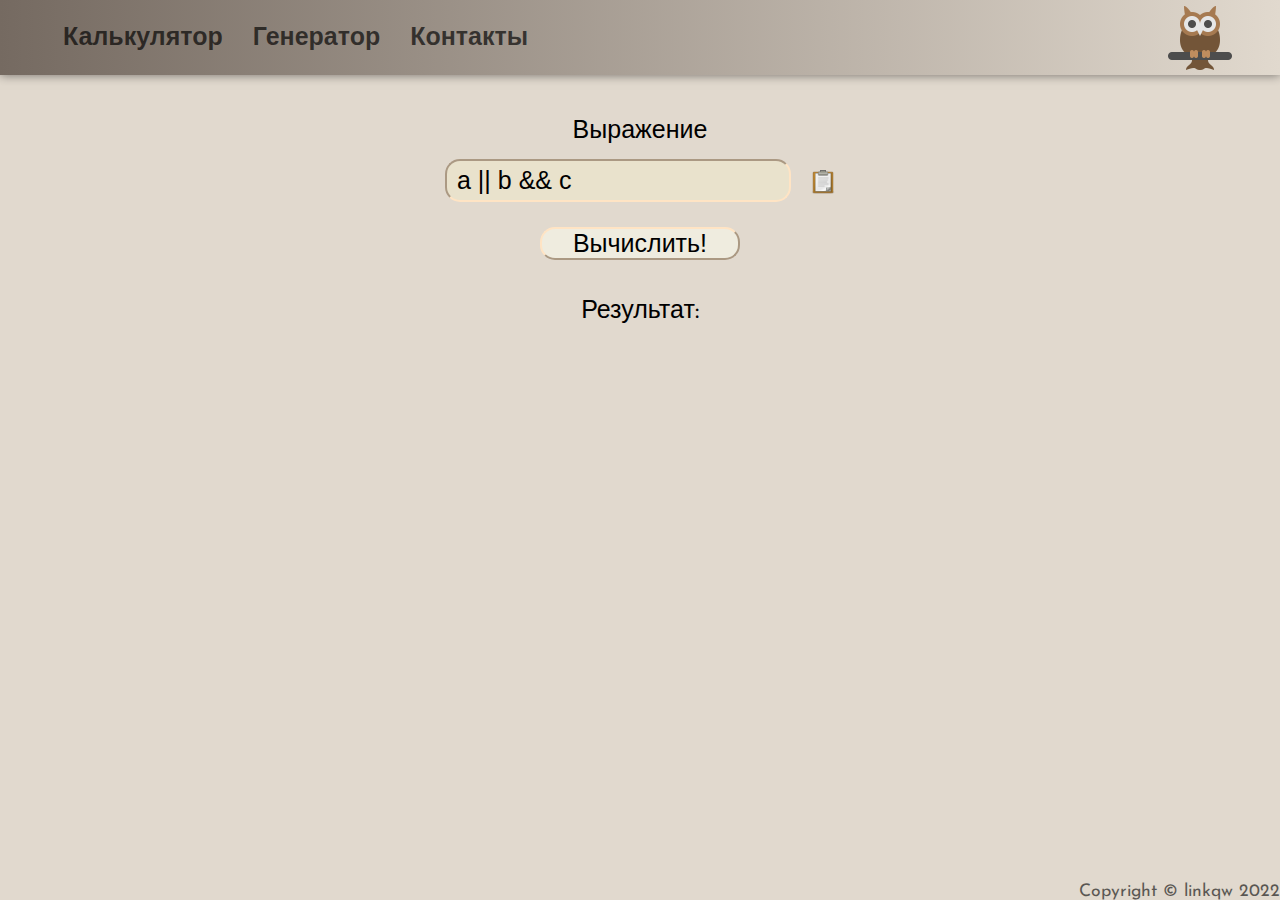
<file: calc.html>
<!DOCTYPE html>
<html lang="ru">

<head>
    <meta charset="UTF-8">
    <meta http-equiv="X-UA-Compatible" content="IE=edge">
    <meta name="viewport" content="width=device-width, initial-scale=1.0">
    <link rel="stylesheet" href="css/style.css">
    <link rel="preconnect" href="https://fonts.googleapis.com">
    <link rel="preconnect" href="https://fonts.gstatic.com" crossorigin>
    <link href="https://fonts.googleapis.com/css2?family=Josefin+Sans:wght@300;600&family=Open+Sans&display=swap"
          rel="stylesheet">
    <title>Generator</title>
</head>

<div class="menu_wrapper">
    <div class="open_btn">
        <div class="stick"></div>
        <div class="stick"></div>
        <div class="stick"></div>
    </div>
    <div class="menu">
        <a href="calc.html"><div class="menu_item">Калькулятор</div></a>
        <a href="index.html"><div class="menu_item">Генератор</div></a>
        <a href="contacts.html"><div class="menu_item">Контакты</div></a>
    </div>
    <div class="owl">
        <img class="owl_img" src="images/owl.png" alt="">
    </div>
</div>

<div class="container">
    <body>
    <div class="wrapper">
        <div class="inner__container">
            <div class="var">
                <p class="title">Выражение</p>
                <input class="expression" type="text" name="variables" value="a || b && c">
                <img class="copy_paste__btn" src="images/paste.png" onclick="PasteText()" alt="">
            </div>
            <button class="calc">Вычислить!</button>
            <p class="res">Результат:</p>
            <table class="res__data">

            </table>
        </div>
    </div>
    </body>

    <footer>
        <p>Copyright © linkqw 2022</p>
    </footer>

    <script src="https://code.jquery.com/jquery-3.6.1.min.js"
            integrity="sha256-o88AwQnZB+VDvE9tvIXrMQaPlFFSUTR+nldQm1LuPXQ=" crossorigin="anonymous"></script>
    <script src="js/animejs/anime-master/lib/anime.js"></script>
    <script src="js/script.js"></script>
    <script src="js/logic_for_calculate.js"></script>
    <script src="js/onload.js"></script>
</div>

</html>
</file>
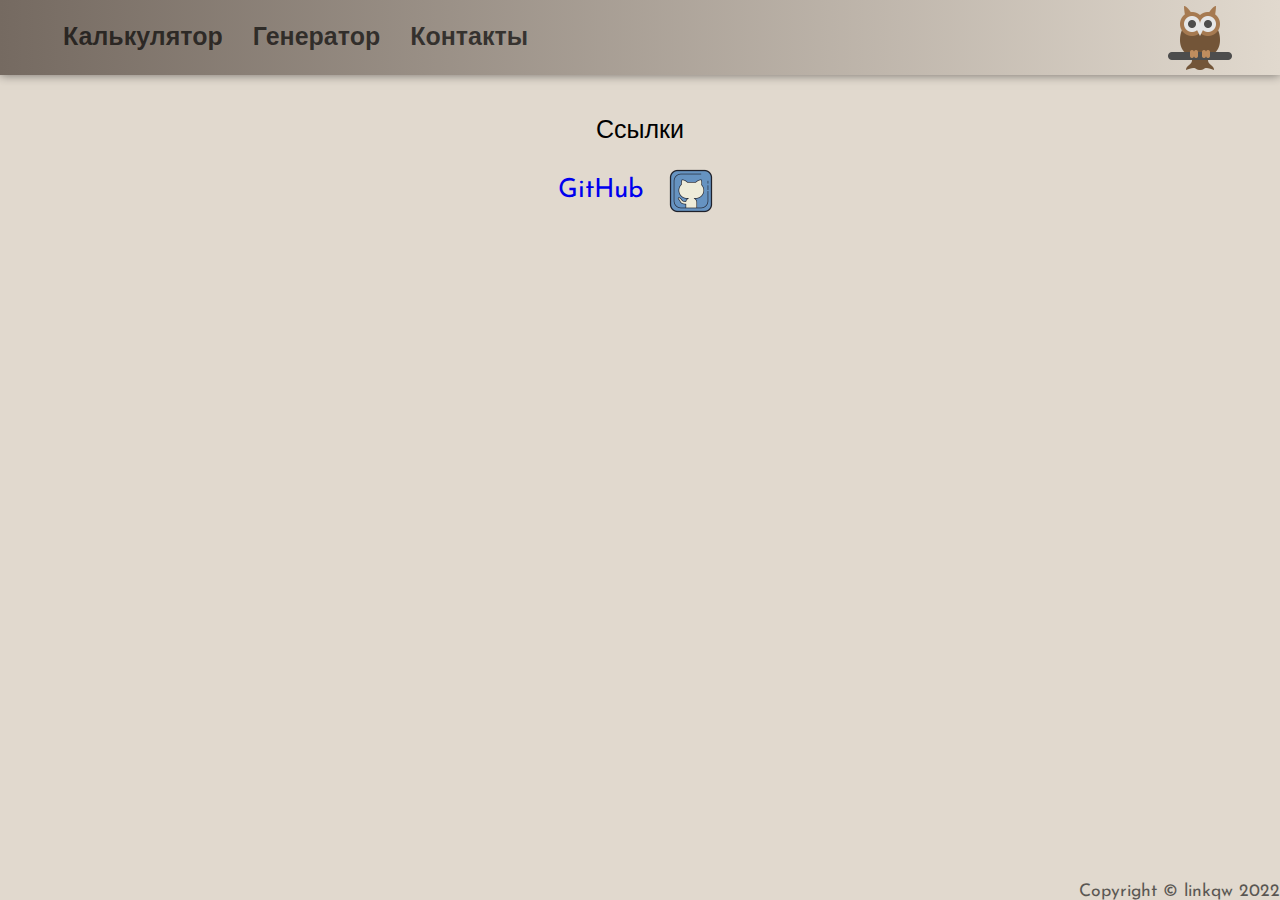
<file: contacts.html>
<!DOCTYPE html>
<html lang="ru">

<head>
    <meta charset="UTF-8">
    <meta http-equiv="X-UA-Compatible" content="IE=edge">
    <meta name="viewport" content="width=device-width, initial-scale=1.0">
    <link rel="stylesheet" href="css/style.css">
    <link rel="preconnect" href="https://fonts.googleapis.com">
    <link rel="preconnect" href="https://fonts.gstatic.com" crossorigin>
    <link href="https://fonts.googleapis.com/css2?family=Josefin+Sans:wght@300;600&family=Open+Sans&display=swap"
          rel="stylesheet">
    <title>Generator</title>
</head>

<div class="menu_wrapper">
    <div class="open_btn">
        <div class="stick"></div>
        <div class="stick"></div>
        <div class="stick"></div>
    </div>
    <div class="menu">
        <a href="calc.html">
            <div class="menu_item">Калькулятор</div>
        </a>
        <a href="index.html">
            <div class="menu_item">Генератор</div>
        </a>
        <a href="contacts.html">
            <div class="menu_item">Контакты</div>
        </a>
    </div>
    <div class="owl">
        <img class="owl_img" src="images/owl.png" alt="">
    </div>
</div>

<div class="container">
    <body>
    <div class="wrapper">
        <div class="inner__container">
            <p class="title">
                Ссылки
            </p>
            <a class="git" href="https://github.com/linkqw/Examples-generator" target="_blank">
                <p>GitHub</p>
                <img src="images/git.png">
            </a>
        </div>
    </div>
    </body>

    <footer>
        <p>Copyright © linkqw 2022</p>
    </footer>
    <script src="https://code.jquery.com/jquery-3.6.1.min.js"
            integrity="sha256-o88AwQnZB+VDvE9tvIXrMQaPlFFSUTR+nldQm1LuPXQ=" crossorigin="anonymous"></script>
    <script src="js/animejs/anime-master/lib/anime.js"></script>
    <script src="js/script.js"></script>
    <script src="js/onload.js"></script>
</div>

</html>
</file>
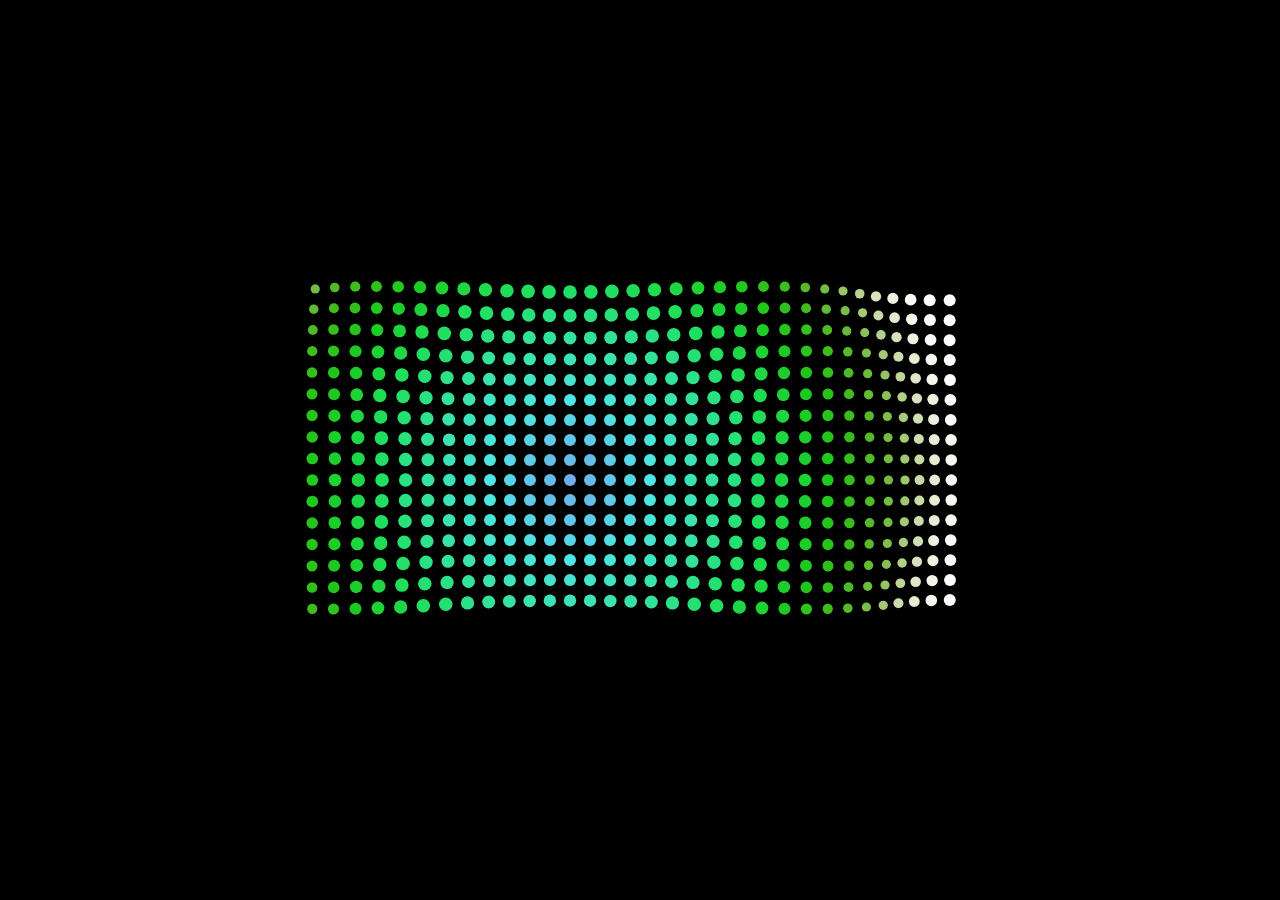
<file: js/animejs/anime-master/documentation/examples/advanced-staggering-2.html>
<!DOCTYPE html>
<html>
<head>
  <title>advanced staggering • anime.js</title>
  <meta charset="utf-8">
  <meta name="viewport" content="width=device-width, initial-scale=1, maximum-scale=1">
  <meta property="og:title" content="anime.js">
  <meta property="og:url" content="https://animejs.com">
  <meta property="og:description" content="Javascript Animation Engine">
  <meta property="og:image" content="https://animejs.com/documentation/assets/img/icons/og.png">
  <meta name="twitter:card" content="summary">
  <meta name="twitter:title" content="anime.js">
  <meta name="twitter:site" content="@juliangarnier">
  <meta name="twitter:description" content="Javascript Animation Engine">
  <meta name="twitter:image" content="https://animejs.com/documentation/assets/img/icons/twitter.png">
  <link rel="apple-touch-icon-precomposed" href="../assets/img/social-media-image.png">
  <link rel="icon" type="image/png" href="../assets/img/favicon.png" >
  <link href="../assets/css/animejs.css" rel="stylesheet">
  <link href="../assets/css/documentation.css" rel="stylesheet">
  <style>

    :root {
      font-size: 20px;
    }

    body {
      display: flex;
      flex-wrap: wrap;
      justify-content: center;
      align-items: center;
      height: 100vh;
      background-color: #000;
    }

    .stagger-visualizer {
      display: flex;
      flex-wrap: wrap;
      justify-content: center;
      align-items: center;
      position: relative;
      width: 32rem;
      height: 16rem;
    }

    .dots-wrapper {
      position: absolute;
      display: flex;
      flex-wrap: wrap;
      justify-content: center;
      align-items: center;
      width: 100%;
      height: 100%;
    }

    .stagger-visualizer .dot {
      position: relative;
      width: calc(1rem - 8px);
      height: calc(1rem - 8px);
      margin: 4px;
      border-radius: 50%;
      background-color: currentColor;
    }

  </style>
</head>
<body>

  <div class="stagger-visualizer">
    <div class="dots-wrapper"></div>
  </div>

</body>
<script type="module">

  import anime from '../../src/index.js';

  var advancedStaggeringAnimation = (function() {

    var staggerVisualizerEl = document.querySelector('.stagger-visualizer');
    var dotsWrapperEl = staggerVisualizerEl.querySelector('.dots-wrapper');
    var dotsFragment = document.createDocumentFragment();
    var grid = [32, 16];
    var cellSize = 1;
    var numberOfElements = grid[0] * grid[1];
    var animation;
    var paused = true;

    for (var i = 0; i < numberOfElements; i++) {
      var dotEl = document.createElement('div');
      dotEl.classList.add('dot');
      dotsFragment.appendChild(dotEl);
    }

    dotsWrapperEl.appendChild(dotsFragment);

    var index = anime.random(0, numberOfElements-1);
    var nextIndex = 0;

    function play() {

      paused = false;
      if (animation) animation.pause();

      nextIndex = anime.random(0, numberOfElements-1);

      var saturation = 75;

      var colorStart = anime.random(0, 256);
      var colorEnd = anime.random(0, 256);
      var colorRangeValue = [colorStart, colorEnd];
      var luminosityStart = anime.random(60, 80);
      var luminosityEnd = anime.random(20, 40);
      var luminosityRangeValue = [luminosityStart, luminosityEnd];

      function staggeredGridColors(el, i, total) {
        var hue = Math.round(anime.stagger(colorRangeValue, {grid: grid, from: index})(el, i, total));
        var luminosity = Math.round(anime.stagger(luminosityRangeValue, {grid: grid, from: index})(el, i, total));
        return 'hsl(' + hue + ', ' + saturation + '%, ' + luminosity + '%)';
      }

      animation = anime({
        targets: '.stagger-visualizer .dot',
        keyframes: [
          {
            zIndex: function(el, i, total) {
              return Math.round(anime.stagger([numberOfElements, 0], {grid: grid, from: index})(el, i, total));
            },
            translateX: anime.stagger('-.001rem', {grid: grid, from: index, axis: 'x'}),
            translateY: anime.stagger('-.001rem', {grid: grid, from: index, axis: 'y'}),
            duration: 200
          }, {
            translateX: anime.stagger('.075rem', {grid: grid, from: index, axis: 'x'}),
            translateY: anime.stagger('.075rem', {grid: grid, from: index, axis: 'y'}),
            scale: anime.stagger([2, .2], {grid: grid, from: index}),
            backgroundColor: staggeredGridColors,
            duration: 450
          }, {
            translateX: 0,
            translateY: 0,
            scale: 1,
            duration: 500,
          }
        ],
        delay: anime.stagger(60, {grid: grid, from: index}),
        easing: 'easeInOutQuad',
        complete: play
      }, 30)

      index = nextIndex;

    }

    play();

  })();

</script>
</html>
</file>
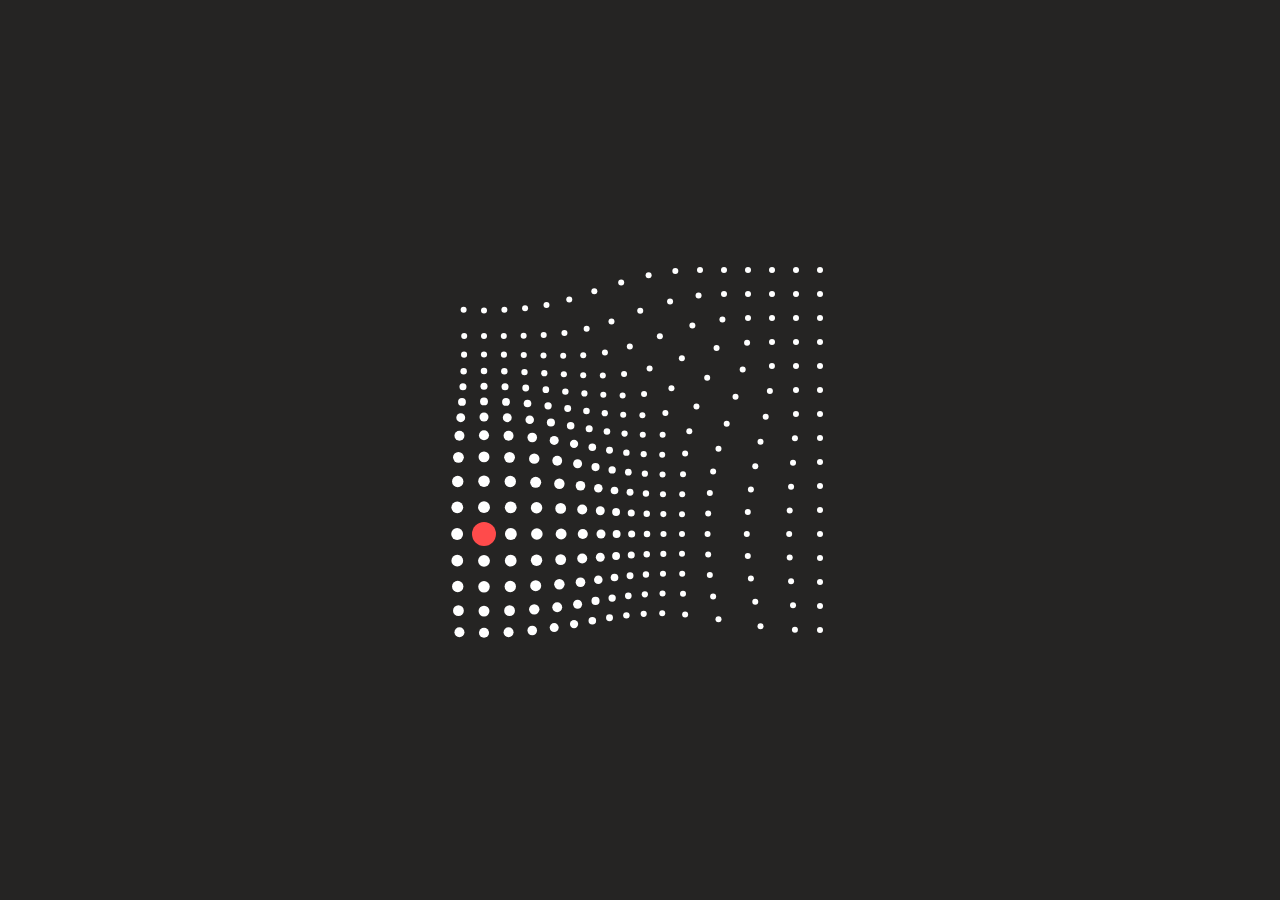
<file: js/animejs/anime-master/documentation/examples/advanced-staggering.html>
<!DOCTYPE html>
<html>
<head>
  <title>advanced staggering • anime.js</title>
  <meta charset="utf-8">
  <meta name="viewport" content="width=device-width, initial-scale=1, maximum-scale=1">
  <meta property="og:title" content="anime.js">
  <meta property="og:url" content="https://animejs.com">
  <meta property="og:description" content="Javascript Animation Engine">
  <meta property="og:image" content="https://animejs.com/documentation/assets/img/icons/og.png">
  <meta name="twitter:card" content="summary">
  <meta name="twitter:title" content="anime.js">
  <meta name="twitter:site" content="@juliangarnier">
  <meta name="twitter:description" content="Javascript Animation Engine">
  <meta name="twitter:image" content="https://animejs.com/documentation/assets/img/icons/twitter.png">
  <link rel="apple-touch-icon-precomposed" href="../assets/img/social-media-image.png">
  <link rel="icon" type="image/png" href="../assets/img/favicon.png" >
  <link href="../assets/css/animejs.css" rel="stylesheet">
  <link href="../assets/css/documentation.css" rel="stylesheet">
  <style>

    :root {
      font-size: 24px;
    }

    body {
      display: flex;
      flex-wrap: wrap;
      justify-content: center;
      align-items: center;
      height: 100vh;
    }

    .stagger-visualizer {
      position: relative;
      display: flex;
      flex-wrap: wrap;
      justify-content: center;
      align-items: center;
      width: 16rem;
      height: 16rem;
    }

    .stagger-visualizer .dot {
      position: relative;
      width: .25rem;
      height: .25rem;
      margin: .375rem;
      background-color: currentColor;
      border-radius: 50%;
    }

    .stagger-visualizer .cursor {
      position: absolute;
      z-index: 1;
      top: 0;
      left: 0;
      width: 1rem;
      height: 1rem;
      background-color: currentColor;
      border-radius: 50%;
    }

  </style>
</head>
<body>

  <div class="stagger-visualizer">
    <div class="cursor color-red"></div>
  </div>

</body>
<script type="module">

  import anime from '../../src/index.js';

  const staggerVisualizerEl = document.querySelector('.stagger-visualizer');
  const fragment = document.createDocumentFragment();
  const numberOfElements = 16*16;
  var animation;

  for (let i = 0; i < numberOfElements; i++) {
    const dotEl = document.createElement('div');
    dotEl.classList.add('dot');
    fragment.appendChild(dotEl);
  }

  staggerVisualizerEl.appendChild(fragment);

  let index = anime.random(0, numberOfElements);
  let nextIndex = 0;

  function animateGrid() {

    if (animation) animation.pause();

    nextIndex = anime.random(0, numberOfElements);

    anime.set('.cursor', {
      translateX: anime.stagger('-1rem', {grid: [16, 16], from: index, axis: 'x'}),
      translateY: anime.stagger('-1rem', {grid: [16, 16], from: index, axis: 'y'})
    });

    animation = anime.timeline({
      easing: 'easeInOutQuad',
      complete: animateGrid
    })
    .add({
      targets: '.cursor',
      keyframes: [
        { scale: .625 }, 
        { scale: 1.125 },
        { scale: 1 }
      ],
      duration: 600
    })
    .add({
      targets: '.dot',
      keyframes: [
        {
          translateX: anime.stagger('-.175rem', {grid: [16, 16], from: index, axis: 'x'}),
          translateY: anime.stagger('-.175rem', {grid: [16, 16], from: index, axis: 'y'}),
          duration: 200
        }, {
          translateX: anime.stagger('.125rem', {grid: [16, 16], from: index, axis: 'x'}),
          translateY: anime.stagger('.125rem', {grid: [16, 16], from: index, axis: 'y'}),
          scale: 2,
          duration: 500
        }, {
          translateX: 0,
          translateY: 0,
          scale: 1,
          duration: 600,
        }
      ],
      delay: anime.stagger(50, {grid: [16, 16], from: index})
    }, '-=600')
    .add({
      targets: '.cursor',
      translateX: { value: anime.stagger('-1rem', {grid: [16, 16], from: nextIndex, axis: 'x'}), duration: anime.random(400, 1200) },
      translateY: { value: anime.stagger('-1rem', {grid: [16, 16], from: nextIndex, axis: 'y'}), duration: anime.random(400, 1200) },
      easing: 'easeOutSine'
    }, '-=1100')

    index = nextIndex;

  }

  animateGrid();

</script>
</html>
</file>
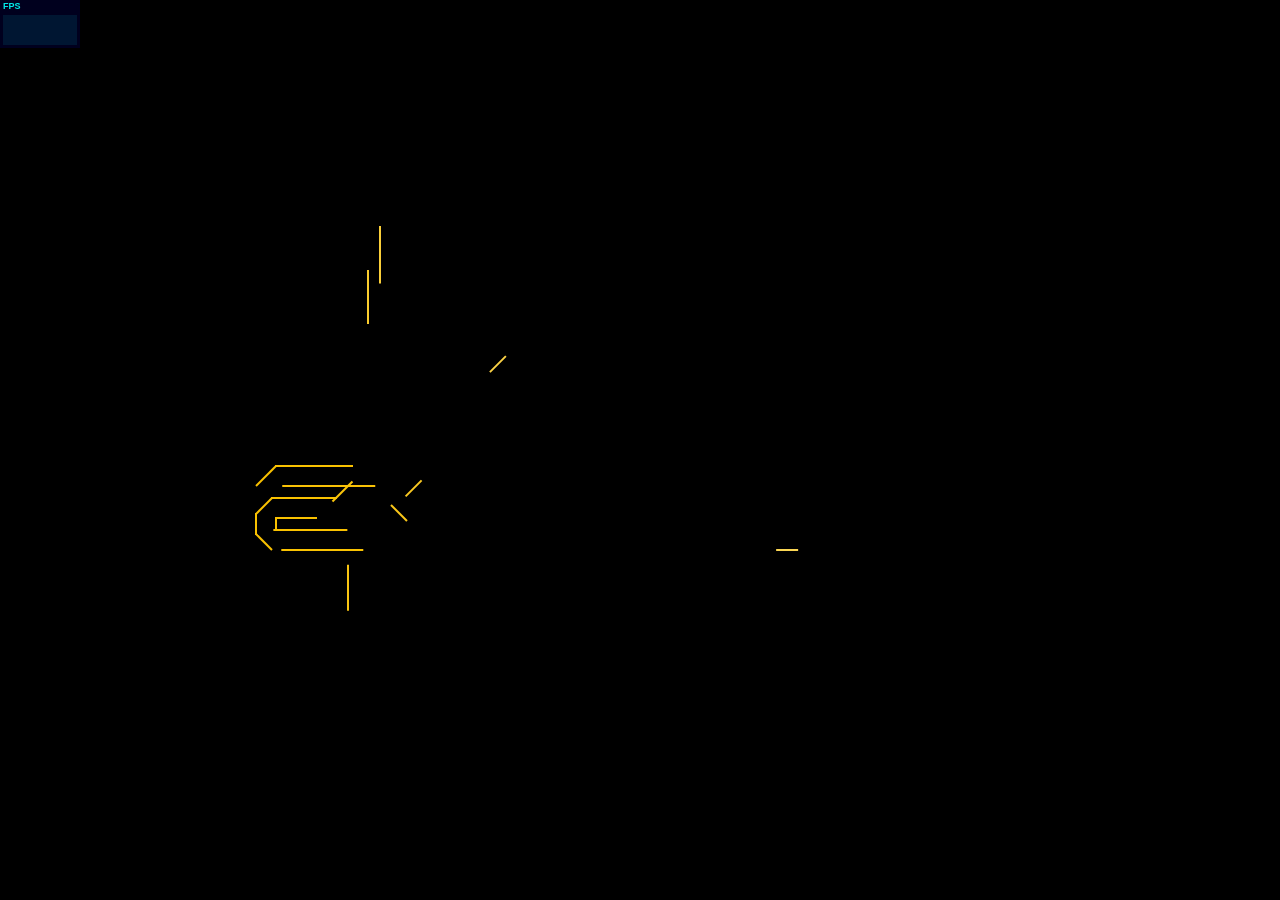
<file: js/animejs/anime-master/documentation/examples/animejs-mgs-logo-animation.html>
<!DOCTYPE html>
<html>
<head>
  <title>Anime MGS logo animation | anime.js</title>
  <meta charset="utf-8">
  <meta name="viewport" content="width=device-width, initial-scale=1, maximum-scale=1">
  <meta property="og:title" content="anime.js">
  <meta property="og:url" content="https://animejs.com">
  <meta property="og:description" content="Javascript Animation Engine">
  <meta property="og:image" content="https://animejs.com/documentation/assets/img/icons/og.png">
  <meta name="twitter:card" content="summary">
  <meta name="twitter:title" content="anime.js">
  <meta name="twitter:site" content="@juliangarnier">
  <meta name="twitter:description" content="Javascript Animation Engine">
  <meta name="twitter:image" content="https://animejs.com/documentation/assets/img/icons/twitter.png">
  <link rel="apple-touch-icon-precomposed" href="../assets/img/social-media-image.png">
  <link rel="icon" type="image/png" href="../assets/img/favicon.png">
  <link href="../assets/css/animejs.css" rel="stylesheet">
  <link href="../assets/css/documentation.css" rel="stylesheet">
  <script src="../../lib/anime.min.js"></script>
  <!-- <script src="../assets/js/anime/anime.2.2.0.js"></script> -->
  <style>

    html,
    body {
      background-color: black;
    }

    section {
      position: absolute;
      width: 100%;
      height: 100%;
      display: flex;
      justify-content: center;
    }

    .mgs-logo { margin: auto; }
    .vert { transform-origin: center bottom; }
    .hori { transform-origin: 0% 50%; }
    .diag-left { transform-origin: 100% 100%; }
    .diag-right { transform-origin: 100% 0%; }

    .stripes path,
    .text-fills path,
    .katakana path,
    .line {
      opacity: 0
    }

  </style>
</head>
<body>
  <section>
    <svg class="mgs-logo" width="100%" height="448" viewBox="0 0 1024 448">
      <g class="stripes" transform="translate(321.000000, 160.000000)" fill="#FFF">
        <path d="M8,20 L12,16 L92,16 L88,20 L8,20 L8,20 L8,20 L8,20 Z" class="stripe stripe-left"></path>
        <path d="M4,24 L0,28 L80,28 L84,24 L4,24 L4,24 L4,24 L4,24 Z" class="stripe stripe-left"></path>
        <path d="M16,12 L20,8 L100,8 L96,12 L16,12 L16,12 L16,12 L16,12 Z" class="stripe stripe-left"></path>
        <path d="M24,4 L28,0 L108,7.10542736e-15 L104,4 L24,4 L24,4 L24,4 L24,4 Z" class="stripe stripe-left"></path>
      </g>
      <g class="stripes" transform="translate(592.000000, 160.000000)" fill="#FFF">
        <path d="M8,20 L12,16 L92,16 L88,20 L8,20 L8,20 L8,20 L8,20 Z" class="stripe stripe-right"></path>
        <path d="M4,24 L0,28 L80,28 L84,24 L4,24 L4,24 L4,24 L4,24 Z" class="stripe stripe-right"></path>
        <path d="M16,12 L20,8 L100,8 L96,12 L16,12 L16,12 L16,12 L16,12 Z" class="stripe stripe-right"></path>
        <path d="M24,4 L28,0 L108,7.10542736e-15 L104,4 L24,4 L24,4 L24,4 L24,4 Z" class="stripe stripe-right"></path>
      </g>
      <g class="katakana" transform="translate(202.000000, 128.000000)" fill="#FFF">
        <path d="M55,33 L56,32 L136,32 L135,33 L55,33 Z" data-d="M0,92 L60,32 L140,32 L80,92 L0,92 Z"></path>
        <path d="M28,28 L29,28 L1,0 L0,0 L28,28 Z" data-d="M32,28 L230,28 L202,0 L4,0 L32,28 Z"></path>
        <path d="M232,28 L204,0 L205,0 L233,28 L232,28 Z" data-d="M236,28 L208,0 L388,0 L416,28 L236,28 Z"></path>
        <path d="M169,92 L197,64 L199,64 L171,92 L169,92 Z" data-d="M173,92 L201,64 L381,64 L353,92 L173,92 Z"></path>
        <path d="M435,92 L355,92 L356,91 L436,91 L435,92 Z" data-d="M439,92 L359,92 L387,64 L467,64 L439,92 Z"></path>
        <path d="M497,28 L498,28 L470,0 L469,0 L497,28 Z" data-d="M422,28 L502,28 L474,0 L394,0 L422,28 Z"></path>
        <path d="M476,65 L556,65 L555,64 L475,64 L476,65 Z" data-d="M507,92 L587,92 L559,64 L479,64 L507,92 Z"></path>
        <path d="M554,59 L553,60 L473,60 L474,59 L554,59 Z" data-d="M617,0 L557,60 L477,60 L537,0 L617,0 Z"></path>
      </g>
      <g class="text-fills" transform="translate(128.000000, 240.000000)" fill="#FFF">
        <path d="M0,48 L0,68 L16,84 L96,84 L112,68 L112,16 L96,0 L20,0 L0,20 L92,20 L92,64 L20,64 L20,52 L60,52 L80,32 L16,32 L0,48 Z" id="a"></path>
        <path d="M216,84 L236,84 L236,16 L220,0 L140,0 L124,16 L124,84 L144,84 L144,20 L216,20 L216,84 L216,84 Z" id="n"></path>
        <path d="M248,0 L268,0 L268,84 L248,84 L248,0 Z" id="i"></path>
        <path d="M300,20 L300,84 L280,84 L280,16 L296,0 L408,0 L424,16 L424,84 L404,84 L404,20 L362,20 L362,84 L342,84 L342,20 L300,20 Z" id="m"></path>
        <path d="M548,36 L548,16 L532,2.55795385e-13 L452,2.4158453e-13 L436,16 L436,68 L452,84 L528,84 L548,64 L456,64 L456,20 L528,20 L528,32 L488,32 L468,52 L532,52 L548,36 L548,36 Z" id="e"></path>
        <path d="M562,64 L582,84 L626,84 L642,68 L642,0 L622,0 L622,64 L562,64 Z" id="j"></path>
        <path d="M674,20 L766,20 L746,0 L670,0 L654,16 L654,36 L670,52 L746,52 L746,64 L654,64 L674,84 L750,84 L766,68 L766,48 L750,32 L674,32 L674,20 Z" id="s"></path>
      </g>
      <g stroke="#FFF" stroke-width="2" fill="none" fill-rule="evenodd">
        <path d="M148,292 L148,304" class="line vert" stroke-linecap="square"></path>
        <path d="M128,288 L128,308" class="line vert" stroke-linecap="square"></path>
        <path d="M148,240 L128,260" class="line diag-right"></path>
        <path d="M128,308 L144,324" class="line diag-left"></path>
        <path d="M144,272 L128,288" class="line diag-right"></path>
        <path d="M148,240 L224,240" class="line hori" stroke-linecap="square"></path>
        <path d="M144,272 L208,272" class="line hori" stroke-linecap="square"></path>
        <path d="M148,292 L188,292" class="line hori" stroke-linecap="square"></path>
        <path d="M148,304 L220,304" class="line hori" stroke-linecap="square"></path>
        <path d="M144,324 L224,324" class="line hori" stroke-linecap="square"></path>
        <path d="M129,260 L220,260" class="line hori" stroke-linecap="square"></path>
        <path d="M208,272 L188,292" class="line diag-right"></path>
        <path d="M220,260 L220,304" class="line vert" stroke-linecap="square"></path>
        <path d="M224,240 L240,256" class="line diag-left"></path>
        <path d="M240,308 L224,324" class="line diag-right"></path>
        <path d="M240,256 L240,308" class="line vert" stroke-linecap="square"></path>
        <path d="M252,256 L252,324" class="line vert" stroke-linecap="square"></path>
        <path d="M268,240 L252,256" class="line diag-right"></path>
        <path d="M252,324 L272,324" class="line hori" stroke-linecap="square"></path>
        <path d="M272,260 L272,324" class="line vert" stroke-linecap="square"></path>
        <path d="M268,240 L348,240" class="line hori" stroke-linecap="square"></path>
        <path d="M272,260 L344,260" class="line hori" stroke-linecap="square"></path>
        <path d="M344,260 L344,324" class="line vert" stroke-linecap="square"></path>
        <path d="M348,240 L364,256" class="line diag-left"></path>
        <path d="M344,324 L364,324" class="line hori" stroke-linecap="square"></path>
        <path d="M364,256 L364,324" class="line vert" stroke-linecap="square"></path>
        <path d="M376,240 L376,324" class="line vert" stroke-linecap="square"></path>
        <path d="M376,324 L396,324" class="line hori" stroke-linecap="square"></path>
        <path d="M376,240 L396,240" class="line hori" stroke-linecap="square"></path>
        <path d="M396,240 L396,324" class="line vert" stroke-linecap="square"></path>
        <path d="M408,256 L408,324" class="line vert" stroke-linecap="square"></path>
        <path d="M424,240 L408,256" class="line diag-right"></path>
        <path d="M408,324 L428,324" class="line hori" stroke-linecap="square"></path>
        <path d="M428,261 L428,323" class="line vert" stroke-linecap="square"></path>
        <path d="M424,240 L536,240" class="line hori" stroke-linecap="square"></path>
        <path d="M428,260 L470,260" class="line hori" stroke-linecap="square"></path>
        <path d="M470,261 L470,323" class="line vert" stroke-linecap="square"></path>
        <path d="M470,324 L490,324" class="line hori" stroke-linecap="square"></path>
        <path d="M490,261 L490,323" class="line vert" stroke-linecap="square"></path>
        <path d="M490,260 L532,260" class="line hori" stroke-linecap="square"></path>
        <path d="M532,261 L532,323" class="line vert" stroke-linecap="square"></path>
        <path d="M536,240 L552,256" class="line diag-left"></path>
        <path d="M532,324 L552,324" class="line hori" stroke-linecap="square"></path>
        <path d="M552,256 L552,324" class="line vert" stroke-linecap="square"></path>
        <path d="M564,256 L564,308" class="line vert" stroke-linecap="square"></path>
        <path d="M564,308 L580,324" class="line diag-left"></path>
        <path d="M580,240 L564,256" class="line diag-right"></path>
        <path d="M584,260 L584,304" class="line vert" stroke-linecap="square"></path>
        <path d="M616,272 L596,292" class="line diag-right"></path>
        <path d="M580,240 L660,240" class="line hori" stroke-linecap="square"></path>
        <path d="M584,260 L656,260" class="line hori" stroke-linecap="square"></path>
        <path d="M580,324 L656,324" class="line hori" stroke-linecap="square"></path>
        <path d="M596,292 L660,292" class="line hori" stroke-linecap="square"></path>
        <path d="M616,272 L656,272" class="line hori" stroke-linecap="square"></path>
        <path d="M656,260 L656,272" class="line vert" stroke-linecap="square"></path>
        <path d="M660,240 L676,256" class="line diag-left"></path>
        <path d="M676,304 L656,324" class="line diag-right"></path>
        <path d="M676,276 L660,292" class="line diag-right"></path>
        <path d="M584,304 L676,304" class="line hori" stroke-linecap="square"></path>
        <path d="M676,256 L676,276" class="line vert" stroke-linecap="square"></path>
        <path d="M690,304 L710,324" class="line diag-left"></path>
        <path d="M690,304 L750,304" class="line hori" stroke-linecap="square"></path>
        <path d="M710,324 L754,324" class="line hori" stroke-linecap="square"></path>
        <path d="M750,240 L750,304" class="line vert" stroke-linecap="square"></path>
        <path d="M770,308 L754,324" class="line diag-right"></path>
        <path d="M750,240 L770,240" class="line hori" stroke-linecap="square"></path>
        <path d="M770,240 L770,308" class="line vert" stroke-linecap="square"></path>
        <path d="M782,256 L782,276" class="line vert" stroke-linecap="square"></path>
        <path d="M782,276 L798,292" class="line diag-left"></path>
        <path d="M782,304 L802,324" class="line diag-left"></path>
        <path d="M798,240 L782,256" class="line diag-right"></path>
        <path d="M802,260 L802,272" class="line vert" stroke-linecap="square"></path>
        <path d="M798,240 L874,240" class="line hori" stroke-linecap="square"></path>
        <path d="M802,272 L878,272" class="line hori" stroke-linecap="square"></path>
        <path d="M802,324 L878,324" class="line hori" stroke-linecap="square"></path>
        <path d="M798,292 L874,292" class="line hori" stroke-linecap="square"></path>
        <path d="M782,304 L874,304" class="line hori" stroke-linecap="square"></path>
        <path d="M874,292 L874,304" class="line vert" stroke-linecap="square"></path>
        <path d="M878,272 L894,288" class="line diag-left"></path>
        <path d="M874,240 L894,260" class="line diag-left"></path>
        <path d="M894,308 L878,324" class="line diag-right"></path>
        <path d="M802,260 L894,260" class="line hori" stroke-linecap="square"></path>
        <path d="M894,288 L894,308" class="line vert" stroke-linecap="square"></path>
      </g>
    </svg>
  </section>
  <script>

  var logoAnimation = anime.timeline({
    direction: 'alternate',
    loop: true
  });

  logoAnimation
  .add({
      targets: '.stripes path',
      translateX: [-1000, 0],
      opacity: {
        value: 1,
        duration: 100
      },
      fill: '#F9C100',
      delay: (el, i) => 2200 + (i * 75),
      duration: 400,
      easing: 'easeOutExpo',
    }, 0)
  .add({
      targets: '.katakana path',
      d: (el) => el.getAttribute('data-d'),
      opacity: {
        value: [0, 1],
        duration: 100
      },
      fill: '#F9C100',
      delay: (el, i) => 2400 + (i * 120),
      duration: 1200,
      easing: 'easeOutCirc',
    }, 0)
    .add({
      targets: '.text-fills path',
      opacity: [0, 1],
      fill: '#F9C100',
      easing: 'easeOutExpo',
      duration: 200,
      delay: (t, i) => 3300 + (anime.random(0, 450)),
    }, 0)
    .add({
      targets: '.line',
      translateX: (target) => {
        let x = 1200;
        let translate;
        if (target.classList.contains('hori')) translate = anime.random(0, 1) ? x : -x;
        if (target.classList.contains('diag-right') || target.classList.contains('diag-left')) translate =  x / 3;
        return [translate, 0];
      },
      translateY: (target) => {
        let y = 1200;
        let translate;
        if (target.classList.contains('vert')) translate = anime.random(0, 1) ? y : -y;
        if (target.classList.contains('diag-right')) translate =  -y / 3;
        if (target.classList.contains('diag-left')) translate =  y / 3;
        return [translate, 0];
      },
      stroke: '#F9C100',
      opacity: {
        value: [0, 1],
        duration: 100,
      },
      delay: (t, i) => (i * 25),
      duration: 500,
      easing: 'easeOutSine',
    }, 0);

  </script>
  <script src="../assets/js/vendors/stats.min.js"></script>
</body>
</html>
</file>
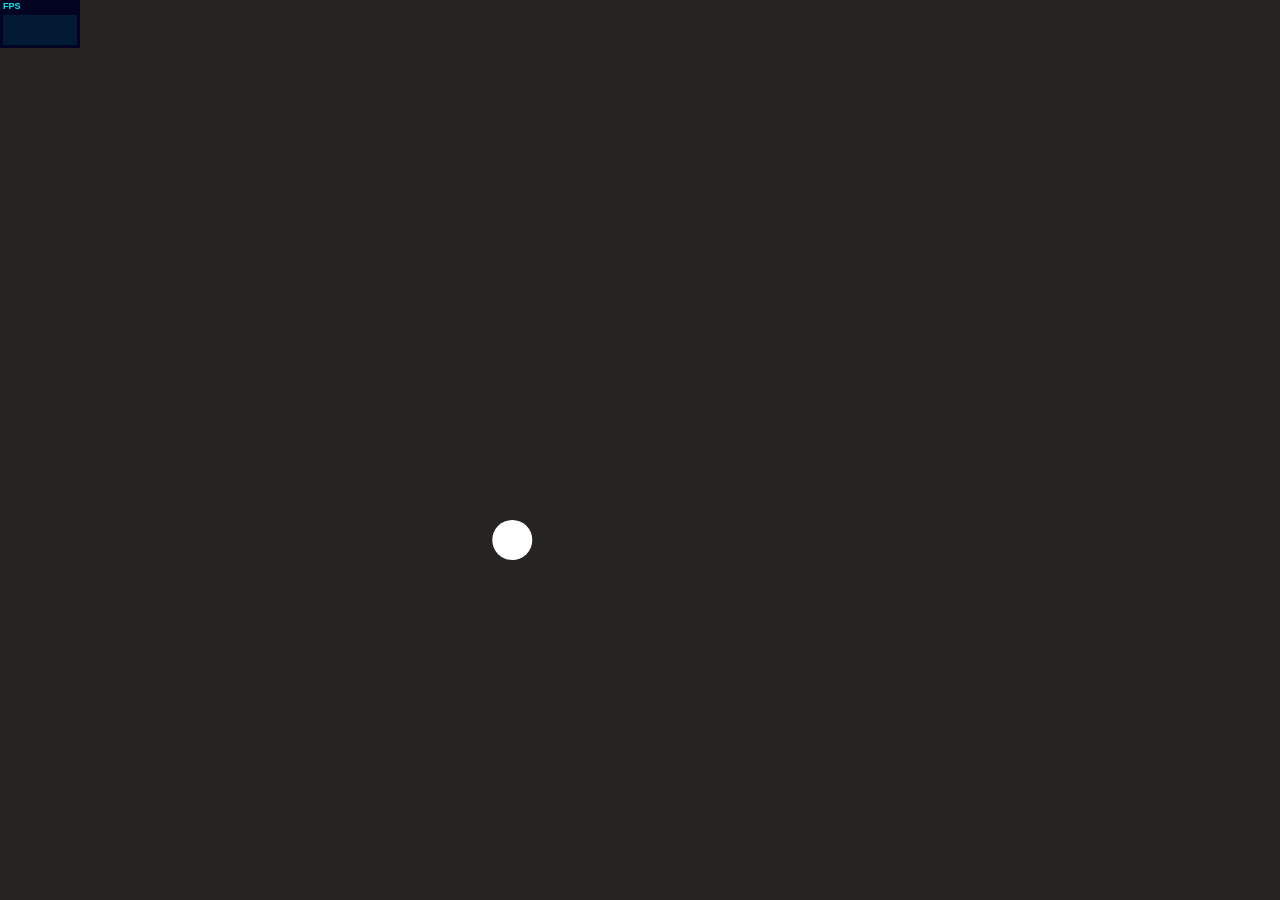
<file: js/animejs/anime-master/documentation/examples/animejs-v2-logo-animation.html>
<!DOCTYPE html>
<html>
<head>
  <title>Anime logo animation | anime.js</title>
  <meta charset="utf-8">
  <meta name="viewport" content="width=device-width, initial-scale=1, maximum-scale=1">
  <meta property="og:title" content="anime.js">
  <meta property="og:url" content="https://animejs.com">
  <meta property="og:description" content="Javascript Animation Engine">
  <meta property="og:image" content="https://animejs.com/documentation/assets/img/icons/og.png">
  <meta name="twitter:card" content="summary">
  <meta name="twitter:title" content="anime.js">
  <meta name="twitter:site" content="@juliangarnier">
  <meta name="twitter:description" content="Javascript Animation Engine">
  <meta name="twitter:image" content="https://animejs.com/documentation/assets/img/icons/twitter.png">
  <link rel="apple-touch-icon-precomposed" href="../assets/img/social-media-image.png">
  <link rel="icon" type="image/png" href="../assets/img/favicon.png">
  <link href="../assets/css/animejs.css" rel="stylesheet">
  <link href="../assets/css/documentation.css" rel="stylesheet">
  <script src="../../lib/anime.min.js"></script>
  <!-- <script src="../assets/js/anime/anime.2.2.0.js"></script> -->
  <style>
    body {
      opacity: 0;
      display: flex;
      flex-direction: column;
      justify-content: center;
    }
    body.ready {
      opacity: 1;
    }
    .logo-animation {
      display: flex;
      align-items: center;
      justify-content: center;
      width: 100%;
      margin-top: -40px;
    }
    .letters {
      position: relative;
      display: flex;
      width: 682px;
      height: 162px;
    }
    .letter {
      position: relative;
      width: 162px;
      height: 162px;
    }
    .letter:not(:first-child) {
      margin-left: -42px;
    }
    .letter-i {
      z-index: 1;
      width: 82px;
      transform-origin: 100% 50%;
    }
    .dot {
      position: absolute;
      width: 42px;
      height: 42px;
      transform: scale(0);
    }
    .dot-i {
      top: 0;
      left: 240px;
    }
    .dot-e {
      bottom: 0;
      right: 0;
    }
    .logo-icon {
      display: flex;
      position: absolute;
      left: 230px;
      top: -10px;
      width: 222px;
      height: 62px;
    }
    .icon {
      width: 62px;
      height: 62px;
      opacity: 0;
    }
    .icon-text {
      position: absolute;
      top: 60px;
      left: 60px;
      width: 160px;
      height: 62px;
    }
    .icon-text path,
    .icon-text polygon {
      opacity: 0;
    }
  </style>
</head>
<body>
  <div class="logo-animation">
    <div class="letters">
      <div class="letter letter-a">
        <svg viewBox="0 0 162 162">
          <g fill="none" fill-rule="evenodd" stroke="#5E89FB">
            <path class="fill in" stroke-width="40" d="M101 141H81a60 60 0 1 1 0-120c33.14 0 59 26.86 60 60v80"/>
            <path class="fill out" stroke-width="40" d="M141 161V81c-1-33.14-26.86-60-60-60a60 60 0 1 0 0 120h20"/>
            <path class="line out" stroke-width="2" d="M121 161V81.33C120.18 58.59 102.7 41 81 41a40 40 0 1 0 0 80h20v40H81A80 80 0 1 1 81 1c43.8 0 78.66 35.27 80 79.7V161h-40z"/>
          </g>
        </svg>
      </div>
      <div class="letter letter-n">
        <svg viewBox="0 0 162 162">
          <g fill="none" fill-rule="evenodd" stroke="#FB155A">
            <path class="fill in" stroke-width="40" d="M21 161V1"/>
            <path class="fill out" stroke-width="40" d="M21 1v160"/>
            <path class="fill in" stroke-width="40" d="M21 161V81c1-33.14 26.86-60 60-60a60 60 0 0 1 60 60v80"/>
            <path class="fill out" stroke-width="40" d="M141 161V81a60 60 0 0 0-60-60c-33.14 0-59 26.86-60 60v80"/>
            <path class="line out" stroke-width="2" d="M41 161V1H1v160h40z"/>
            <path class="line out" stroke-width="2" d="M1 161V80.4C2.35 36.27 37.2 1 81 1a80 80 0 0 1 80 80v80h-40V81a40 40 0 0 0-40-40c-21.7 0-39.18 17.59-40 40.33V161H1z"/>
          </g>
        </svg>
      </div>
      <div class="letter letter-i">
        <svg viewBox="0 0 82 162">
          <g fill="none" fill-rule="evenodd" stroke="#18FF92">
            <path class="fill in" stroke-width="40" d="M21 61v20a60 60 0 0 0 60 60"/>
            <path class="fill out" stroke-width="40" d="M81 141a60 60 0 0 1-60-60V61"/>
            <path class="line out" stroke-width="2" d="M81 121a40 40 0 0 1-40-40V61H1v20a80 80 0 0 0 80 80v-40z"/>
          </g>
        </svg>
      </div>
      <div class="letter letter-m-1">
        <svg viewBox="0 0 162 162">
          <g fill="none" fill-rule="evenodd" stroke="#5E89FB">
            <path class="fill in" stroke-width="40" d="M21 161V1"/>
            <path class="fill out" stroke-width="40" d="M21 1v160"/>
            <path class="fill in" stroke-width="40" d="M21 161V81c1-33.14 26.86-60 60-60a60 60 0 0 1 60 60v80"/>
            <path class="fill out" stroke-width="40" d="M141 161V81a60 60 0 0 0-60-60c-33.14 0-59 26.86-60 60v80"/>
            <path class="line out" stroke-width="2" d="M41 161V1H1v160h40z"/>
            <path class="line out" stroke-width="2" d="M1 161V80.4C2.35 36.27 37.2 1 81 1a80 80 0 0 1 80 80v80h-40V81a40 40 0 0 0-40-40c-21.7 0-39.18 17.59-40 40.33V161H1z"/>
          </g>
        </svg>
      </div>
      <div class="letter letter-m-2">
        <svg viewBox="0 0 162 162">
          <g fill="none" fill-rule="evenodd" stroke="#FB155A">
            <path class="fill in" stroke-width="40" d="M21 161V81c1-33.14 26.86-60 60-60a60 60 0 0 1 60 60v80"/>
            <path class="fill out" stroke-width="40" d="M141 161V81a60 60 0 0 0-60-60c-33.14 0-59 26.86-60 60v80"/>
            <path class="line out" stroke-width="2" d="M1 161V80.4C2.35 36.27 37.2 1 81 1a80 80 0 0 1 80 80v80h-40V81a40 40 0 0 0-40-40c-21.7 0-39.18 17.59-40 40.33V161H1z"/>
          </g>
        </svg>
      </div>
      <div class="letter letter-e">
        <svg viewBox="0 0 162 162">
          <g fill="none" fill-rule="evenodd" stroke="#18FF92">
            <path class="fill in" stroke-width="40" d="M81 101h60V81c-1-33.14-26.86-60-60-60a60 60 0 1 0 0 120"/>
            <path class="fill out" stroke-width="40" d="M81 141a60 60 0 1 1 0-120c33.14 0 59 26.86 60 60v20H81"/>
            <path class="line out" stroke-width="2" d="M81 81v40h80V80.7C159.66 36.27 124.8 1 81 1a80 80 0 1 0 0 160v-40a40 40 0 1 1 0-80c21.6 0 39.01 17.42 39.99 40H81z"/>
          </g>
        </svg>
      </div>
      <div class="logo-icon">
        <div class="icon">
          <svg viewBox="0 0 62 62">
            <g fill="none" fill-rule="evenodd" stroke-width="2" transform="translate(1 1)">
              <path class="icon-curve" stroke="#FF1554" d="M0 16a80.88 80.88 0 0 1 44 44"/>
              <path class="icon-line" stroke="#5E89FB" d="M4 0h54a2 2 0 0 1 2 2.01V58A2 2 0 0 1 58 60H2a2 2 0 0 1-2-2.01V2A2 2 0 0 1 2 0h2z"/>
              <rect width="40" height="40" x="10" y="10" stroke="#18FF92" rx="20"/>
            </g>
          </svg>
        </div>
        <div class="icon-text">
          <svg viewBox="0 0 160 62">
            <g fill="#FBF3FB" fill-rule="evenodd">
              <path d="M27.33 18h1.73l10.15 25.7h-1.69l-3.24-8.24H21.97l-3.28 8.24H17L27.33 18zm6.45 16.1l-5.51-14.55h-.07l-5.73 14.54h11.3z"/>
              <polygon points="51.334 18 53.314 18 69.55 41.58 69.622 41.58 69.622 18 71.206 18 71.206 43.704 69.334 43.704 52.99 19.944 52.918 19.944 52.918 43.704 51.334 43.704"/>
              <polygon points="86.027 18 87.611 18 87.611 43.704 86.027 43.704"/>
              <polygon points="102.433 18 104.701 18 114.745 41.94 114.817 41.94 124.753 18 127.021 18 127.021 43.704 125.437 43.704 125.437 19.944 125.365 19.944 115.573 43.704 113.989 43.704 104.089 19.944 104.017 19.944 104.017 43.704 102.433 43.704"/>
              <polygon points="141.843 18 159.123 18 159.123 19.368 143.427 19.368 143.427 29.664 158.187 29.664 158.187 31.032 143.427 31.032 143.427 42.336 159.303 42.336 159.303 43.704 141.843 43.704"/>
            </g>
          </svg>
        </div>
      </div>
      <div class="dot dot-i">
        <svg viewBox="0 0 42 42">
          <g fill="none" fill-rule="evenodd">
            <rect width="40" height="40" x="1" y="1" fill="#17F28C" rx="20"/>
          </g>
        </svg>
      </div>
      <div class="dot dot-e">
        <svg viewBox="0 0 42 42">
          <g fill="none" fill-rule="evenodd">
            <rect width="40" height="40" x="1" y="1" fill="#FFFFFF" rx="20"/>
          </g>
        </svg>
      </div>
    </div>
  </div>
  <script>

    var logoAnimation = (function() {

      var logoEl = document.querySelector('.logo-animation');
      var pathEls = document.querySelectorAll('.logo-animation path:not(.icon-curve)');
      var innerWidth = window.innerWidth;
      var maxWidth = 740;
      var logoScale = innerWidth <= maxWidth ? innerWidth / maxWidth : 1;
      var logoTimeline = anime.timeline({ autoplay: false, direction: 'alternate', loop: true });

      logoEl.style.transform = 'translateY(50px) scale('+logoScale+')';

      for (var i = 0; i < pathEls.length; i++) {
        var el = pathEls[i];
        el.setAttribute('stroke-dashoffset', anime.setDashoffset(el));
      }

      logoTimeline
        .add({
          targets: '.dot-e',
          translateX: [
            { value: -600, duration: 520, delay: 200, easing: 'easeInQuart' },
            { value: [-100, 0], duration: 500, delay: 1000, easing: 'easeOutQuart' }
          ],
          scale: [
            { value: [0, 1], duration: 200, easing: 'easeOutBack' },
            { value: 0, duration: 20, delay: 500, easing: 'easeInQuart' },
            { value: 1, duration: 200, delay: 1000, easing: 'easeOutQuart' },
            { value: 0, duration: 400, delay: 500, easing: 'easeInBack' }
          ]
        }, 0)
        .add({
          targets: '.dot-i',
          translateY: { value: [-200, 0], duration: 500, elasticity: 400 },
          scale: [
            { value: [0, 1], duration: 100, easing: 'easeOutQuart' },
            { value: 0, duration: 400, delay: 1400, easing: 'easeInBack' }
          ],
          delay: 1200
        }, 0)
        .add({
          targets: '.fill.in',
          strokeDashoffset: {
            value: [anime.setDashoffset, 0],
            duration: 600,
            delay: function(el, i, t) { return 700 + ( i * 100 ); },
            easing: 'easeOutQuart'
          },
          stroke: {
            value: ['#FFF', function(el) { return anime.get(el.parentNode, 'stroke') } ],
            duration: 500,
            delay: 500,
            easing: 'easeInQuad'
          },
          opacity: {
            value: 0,
            duration: 1,
            delay: function(el, i, t) { return 1900 + ( i * 80 ); },
          }
        }, 0)
        .add({
          targets: '.fill.out',
          strokeDashoffset: [
            { value: [anime.setDashoffset, anime.setDashoffset], duration: 1890 },
            {
              value: [0, anime.setDashoffset],
              duration: 800,
              delay: function(el, i) { return (i * 80); },
              easing: 'easeInQuart'
            }
          ]
        }, 0)
        .add({
          targets: '.line.out',
          strokeDashoffset: {
            value: [0, anime.setDashoffset],
            duration: 1200,
            delay: function(el, i, t) { return 2500 + ( i * 100 ); },
            easing: 'easeInQuart'
          },
          strokeWidth: {
            value: [0, 2],
            delay: function(el, i, t) { return 2000 + ( i * 100 ); },
            duration: 200,
            easing: 'linear'
          }
        }, 0)
        .add({
          targets: '.icon',
          opacity: { value: 1, duration: 10, delay: 2800, easing: 'linear' },
          translateY: { value: 60, duration: 800 },
          delay: 4200
        }, 0)
        .add({
          targets: '.icon-line',
          strokeDashoffset: [
            { value: [anime.setDashoffset, anime.setDashoffset], duration: 3000 },
            { value: 0, duration: 1200, easing: 'easeInOutQuart' }
          ],
          strokeWidth: {
            value: [8, 2],
            delay: 3000,
            duration: 800,
            easing: 'easeInQuad'
          },
          stroke: {
            value: ['#FFF', function(el) { return anime.get(el, 'stroke') } ],
            duration: 800,
            delay: 3400,
            easing: 'easeInQuad'
          }
        }, 0)
        .add({
          targets: ['.icon-text path', '.icon-text polygon'],
          translateY: [50, 0],
          opacity: { value: [0, 1], duration: 100, easing: 'linear' },
          delay: function(el, i, t) { return 4200 + ( i * 20 ); }
        }, 0)
        
      function init() {
        document.body.classList.add('ready');
        logoTimeline.play();
      }

      return {
        init: init
      }

    })();

    window.onload = function() {
      logoAnimation.init();
    }

  </script>
  <script src="../assets/js/vendors/stats.min.js"></script>
</body>
</html>
</file>
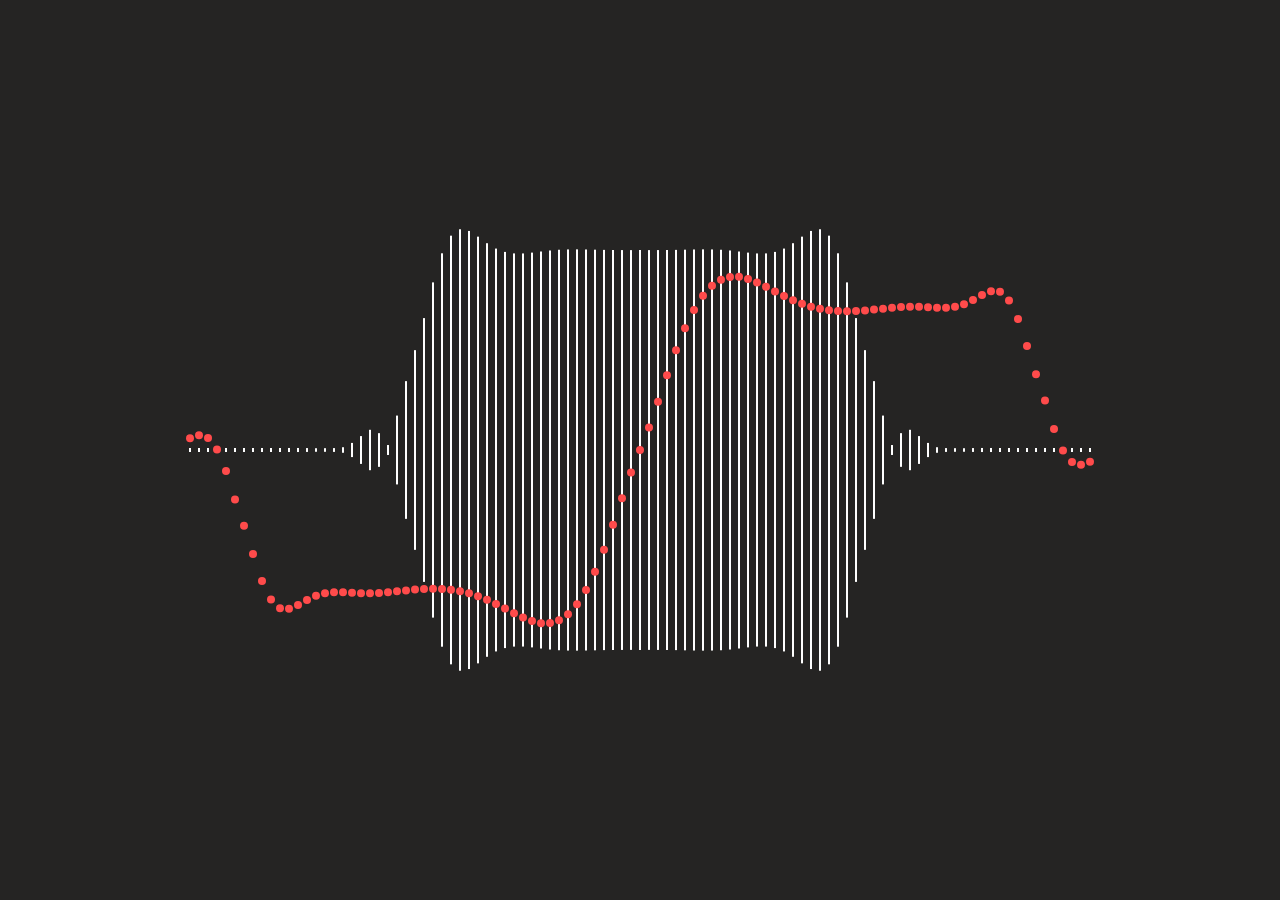
<file: js/animejs/anime-master/documentation/examples/built-in-easings.html>
<!DOCTYPE html>
<html>
<head>
  <title>built-in easings • anime.js</title>
  <meta charset="utf-8">
  <meta name="viewport" content="width=device-width, initial-scale=1, maximum-scale=1">
  <meta property="og:title" content="anime.js">
  <meta property="og:url" content="https://animejs.com">
  <meta property="og:description" content="Javascript Animation Engine">
  <meta property="og:image" content="https://animejs.com/documentation/assets/img/icons/og.png">
  <meta name="twitter:card" content="summary">
  <meta name="twitter:title" content="anime.js">
  <meta name="twitter:site" content="@juliangarnier">
  <meta name="twitter:description" content="Javascript Animation Engine">
  <meta name="twitter:image" content="https://animejs.com/documentation/assets/img/icons/twitter.png">
  <link rel="apple-touch-icon-precomposed" href="../assets/img/social-media-image.png">
  <link rel="icon" type="image/png" href="../assets/img/favicon.png" >
  <link href="../assets/css/animejs.css" rel="stylesheet">
  <link href="../assets/css/documentation.css" rel="stylesheet">
  <style>

    :root {
      font-size: 24px;
    }

    body {
      display: flex;
      flex-wrap: wrap;
      justify-content: center;
      align-items: center;
      height: 100vh;
    }

    .easing-visualizer {
      position: relative;
      display: flex;
      align-items: center;
      justify-content: space-between;
      width: 100%;
      max-width: 908px;
      padding-bottom: 50%;
    }

    .easing-visualizer .wrapper {
      position: absolute;
      bottom: 0;
      display: flex;
      align-items: center;
      justify-content: space-between;
      width: 100%;
      height: 100%;
    }

    .easing-visualizer .bar {
      width: 2px;
      height: 4px;
      margin: 0 3px;
      background-color: currentColor;
      transform-origin: 50% 50%;
    }

    .easing-visualizer .dot {
      position: relative;
      width: 8px;
      height: 8px;
      background-color: currentColor;
      border-radius: 50%;
    }

  </style>
</head>
<body>

  <div class="easing-visualizer">
    <div class="wrapper bars-wrapper"></div>
    <div class="wrapper dots-wrapper"></div>
  </div>

</body>
<script type="module">

  import anime from '../../src/index.js';

  const easingVisualizerEl = document.querySelector('.easing-visualizer');
  const barsWrapperEl = easingVisualizerEl.querySelector('.bars-wrapper');
  const dotsWrapperEl = easingVisualizerEl.querySelector('.dots-wrapper');
  const barsFragment = document.createDocumentFragment();
  const dotsFragment = document.createDocumentFragment();
  const numberOfBars = 101;

  for (let i = 0; i < numberOfBars; i++) {
    const barEl = document.createElement('div');
    const dotEl = document.createElement('div');
    barEl.classList.add('bar');
    dotEl.classList.add('dot');
    dotEl.classList.add('color-red');
    barsFragment.appendChild(barEl);
    dotsFragment.appendChild(dotEl);
  }

  barsWrapperEl.appendChild(barsFragment);
  dotsWrapperEl.appendChild(dotsFragment);

  // anime.setValue('.easing-visualizer .dot', { translateX: anime.stagger(6) });

  function animateEasing() {

    const easings = [];
    for (let ease in anime.penner) easings.push(ease);
    easings.push('steps('+anime.random(5, 20)+')');
    easings.push('cubicBezier(0.545, 0.475, 0.145, 1)');
    const ease = easings[anime.random(0, easings.length - 1)];
    const duration = 450;

    anime.timeline({
      complete: animateEasing,
      easing: ease,
      duration: duration
    })
    .add({
      targets: '.easing-visualizer .bar',
      scaleY: anime.stagger([1, 100], {easing: ease, from: 'center', direction: 'reverse'}),
      delay: anime.stagger(14, {from: 'center'})
    })
    .add({
      targets: '.easing-visualizer .dot',
      translateY: anime.stagger(['-6rem', '6rem'], {easing: ease, from: 'last'}),
      delay: anime.stagger(10, {from: 'center'})
    }, 0);

  }

  animateEasing();

</script>
</html>
</file>
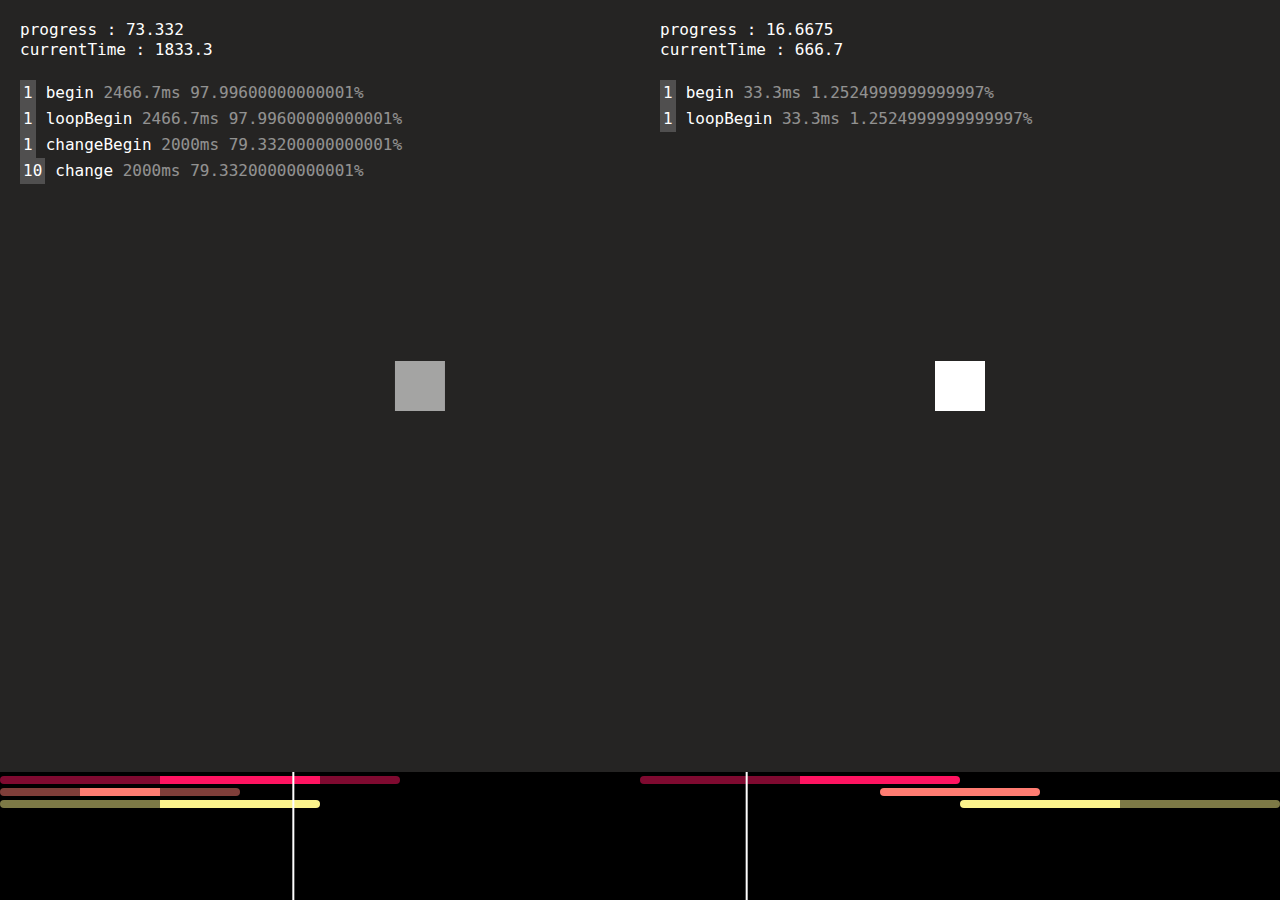
<file: js/animejs/anime-master/documentation/examples/callbacks.html>
<!DOCTYPE html>
<html>
<head>
  <title>Anime states system | anime.js</title>
  <meta charset="utf-8">
  <meta name="viewport" content="width=device-width, initial-scale=1, maximum-scale=1">
  <meta property="og:title" content="anime.js">
  <meta property="og:url" content="https://animejs.com">
  <meta property="og:description" content="Javascript Animation Engine">
  <meta property="og:image" content="https://animejs.com/documentation/assets/img/icons/og.png">
  <meta name="twitter:card" content="summary">
  <meta name="twitter:title" content="anime.js">
  <meta name="twitter:site" content="@juliangarnier">
  <meta name="twitter:description" content="Javascript Animation Engine">
  <meta name="twitter:image" content="https://animejs.com/documentation/assets/img/icons/twitter.png">
  <link rel="apple-touch-icon-precomposed" href="../assets/img/social-media-image.png">
  <link rel="icon" type="image/png" href="../assets/img/favicon.png" >
  <link href="../assets/css/animejs.css" rel="stylesheet">
  <link href="../assets/css/documentation.css" rel="stylesheet">
  <style>

    body {
      display: flex;
      flex-wrap: no-wrap;
      justify-content: space-around;
      align-items: center;
      position: absolute;
      width: 100%;
      height: 100vh;
      padding-bottom: 128px;
    }

    .el {
      width: 50px;
      height: 50px;
      background-color: currentColor;
    }

    .log {
      overflow-y: scroll;
      position: absolute;
      top: 0;
      height: 100%;
      padding: 20px;
      padding-top: 80px;
      font-size: 16px;
      line-height: 20px;
      text-align: left;
      font-family: monospace;
    }

    .log-animation {
      left: 0;
      width: 50%;
    }

    .log-timeline {
      left: 50%;
      width: 50%;
    }

    .counter {
      display: inline-block;
      margin-right: 10px;
      padding: 3px;
      background-color: rgba(255,255,255,.2);
    }

    .currentTime, .progress { opacity: .5 }

    .time {
      position: absolute;
      top: 0;
      height: 80px;
      padding: 20px;
      font-size: 16px;
      line-height: 20px;
      text-align: left;
      font-family: monospace;
    }

    .time-animation {
      left: 0;
      width: 50%;
    }

    .time-timeline {
      left: 50%;
      width: 50%;
    }

    /* Player animation */

    .timeline {
      position: fixed;
      bottom: 0;
      height: 128px;
      padding-top: 4px;
      background-color: #000;
    }

    .timeline.player-animation {
      width: 50%;
      left: 0;
    }

    .timeline.player-timeline {
      width: 50%;
      left: 50%;
    }

    .tl-needle {
      position: absolute;
      z-index: 2;
      top: 0;
      left: 0;
      bottom: 0;
      width: 2px;
      margin-left: -1px;
      background-color: #FFF;
    }

    .tl-animation {
      position: relative;
      display: flex;
      justify-content: space-between;
      width: auto;
      height: 8px;
      margin-bottom: 4px;
      background-color: currentColor;
      border-radius: .5rem;
    }

    .tl-delay,
    .tl-end-delay {
      width: auto;
      height: 100%;
      background-color: rgba(0,0,0,.5);
    }

  </style>
</head>
<body>

  <div class="el color-04"></div>

  <div class="el color-08"></div>

  <div class="log log-animation"></div>
  <div class="time time-animation"></div>

  <div class="log log-timeline"></div>
  <div class="time time-timeline"></div>

</body>
<script type="module">

  import anime from '../../src/index.js';

  var animationTimeLogEl = document.querySelector('.time-animation');
  var timelineTimeLogEl = document.querySelector('.time-timeline');

  var animation = anime({
    targets: '.el.color-04',
    translateX: [
      {value: 200},
      {value: -200},
      {value: 200}
    ],
    rotate: {
      value: 720,
      easing: 'easeInOutCirc',
      duration: 500,
      delay: 500
    },
    opacity: {
      value: .5,
      easing: 'linear',
      duration: 1000,
      delay: 1000,
      endDelay: 0
    },
    delay: 1000,
    endDelay: 500,
    duration: 1000,
    easing: 'easeOutQuad',
    direction: 'reverse',
    loop: 2,
    autoplay: false,
    update: function(a) {
      animationTimeLogEl.innerHTML = 'progress : ' + a.progress + '<br>currentTime : ' + a.currentTime;
    },
  });


  var tl = anime.timeline({
    targets: '.el.color-08',
    easing: 'easeInOutQuad',
    autoplay: false,
    direction: 'alternate',
    loop: 3,
    update: function(a) {
      timelineTimeLogEl.innerHTML = 'progress : ' + a.progress + '<br>currentTime : ' + a.currentTime;
    }
  })
  .add({
    translateX: 100,
    delay: 1000
  })
  .add({
    translateY: 100
  }, '-=500')
  .add({
    rotate: 360,
    endDelay: 1000
  }, '-=500');


  function animePlayer(instance, playerClass) {

    function createEl(type, className, parentEl) {
      var el = document.createElement(type);
      if (className) el.classList.add(className);
      if (parentEl) parentEl.appendChild(el);
      return el;
    }

    var timelineEl = createEl('div', 'timeline', document.body);
    if (playerClass) timelineEl.classList.add(playerClass);
    var needleEl = createEl('div', 'tl-needle', timelineEl);
    var animations = [];
    var colors = ['#FF1461','#FF7C72','#FBF38C','#A6FF8F','#18FF92','#1CE2B2','#5EF3FB','#61C3FF','#5A87FF','#8453E3','#C26EFF','#FB89FB'];
    var colorIndex = 0;

    function convertMStoEM(ms) { return ms / 100; }
    function convertEMtoMS(em) { return parseFloat(em) * 250; }

    function createAnimationLog(animObj, timelineOffset) {
      var anim = animObj;
      anim.player = {};
      anim.player.animationEl = createEl('div', 'tl-animation', timelineEl);
      anim.player.delayEl = createEl('div', 'tl-delay', anim.player.animationEl);
      anim.player.endDelayEl = createEl('div', 'tl-end-delay', anim.player.animationEl);
      anim.update = function() {
        anime.set(anim.player.animationEl, {
          left: convertMStoEM(timelineOffset) + 'em',
          width: convertMStoEM(anim.duration) + 'em'
        });
        anime.set(anim.player.delayEl, {width: (anim.delay / anim.duration) * 100 + '%'});
        anime.set(anim.player.endDelayEl, {width: (anim.endDelay / anim.duration) * 100 + '%'});
      }
      anime.set(anim.player.animationEl, {color: colors[colorIndex]});
      colorIndex++;
      if (!colors[colorIndex]) colorIndex = 0;
      anim.update();
      animations.push(anim);
      return anim;
    }

    instance.pause();

    var playerAnimation = anime({
      targets: needleEl,
      translateX: convertMStoEM(instance.duration) + 'em',
      duration: instance.duration,
      direction: instance.direction,
      loop: instance.loop,
      easing: 'linear',
      update: function(a) {
        instance.seek(a.currentTime);
      },
      complete: function(a) {
        instance.seek(a.currentTime);
      }
    });

    if (instance.children.length) {
      instance.children.forEach(function(child) {
        child.animations.forEach(function(anim) {
          createAnimationLog(anim, child.timelineOffset);
        });
      })
    } else {
      instance.animations.forEach(function(anim) {
        createAnimationLog(anim);
      });
    }

  }

  animePlayer(animation, 'player-animation');
  animePlayer(tl, 'player-timeline');

  function logCallbacks(animation, logEl, callbacks) {

    function appendLog(cbName) {
      animation[cbName] = function() {
        var pEl = document.createElement('p');
        var counterSpanEl = document.createElement('span');
        var currentTimeSpanEl = document.createElement('span');
        var progressSpanEl = document.createElement('span');
        var textSpanEl = document.createElement('span');
        var lastPEl = logEl.querySelector('p:last-child');
        currentTimeSpanEl.innerHTML = ' ' + animation.currentTime + 'ms';
        progressSpanEl.innerHTML = ' ' + animation.progress + '%';
        if (lastPEl && lastPEl.querySelector('.text').innerHTML === cbName) {
          var lastCountEl = lastPEl.querySelector('.counter');
          var lastCountValue = parseFloat(lastCountEl.innerHTML);
          lastCountValue++;
          lastCountEl.innerHTML = lastCountValue;
        } else {
          counterSpanEl.innerHTML = 1;
          textSpanEl.innerHTML = cbName;
          counterSpanEl.classList.add('counter');
          textSpanEl.classList.add('text');
          currentTimeSpanEl.classList.add('currentTime');
          progressSpanEl.classList.add('progress');
          pEl.appendChild(counterSpanEl);
          pEl.appendChild(textSpanEl);
          pEl.appendChild(currentTimeSpanEl);
          pEl.appendChild(progressSpanEl);
          logEl.appendChild(pEl);
          logEl.scrollTop = logEl.scrollHeight;
        }
      }
    }

    callbacks.forEach(appendLog);

  }

  logCallbacks(animation, document.querySelector('.log-animation'), [
    'begin',
    'loopBegin',
    'changeBegin',
    'change',
    'changeComplete',
    'loopComplete',
    'complete'
  ]);


  logCallbacks(tl, document.querySelector('.log-timeline'), ['begin',
    'loopBegin',
    'changeBegin',
    'change',
    'changeComplete',
    'loopComplete',
    'complete'
  ]);


</script>
</html>
</file>
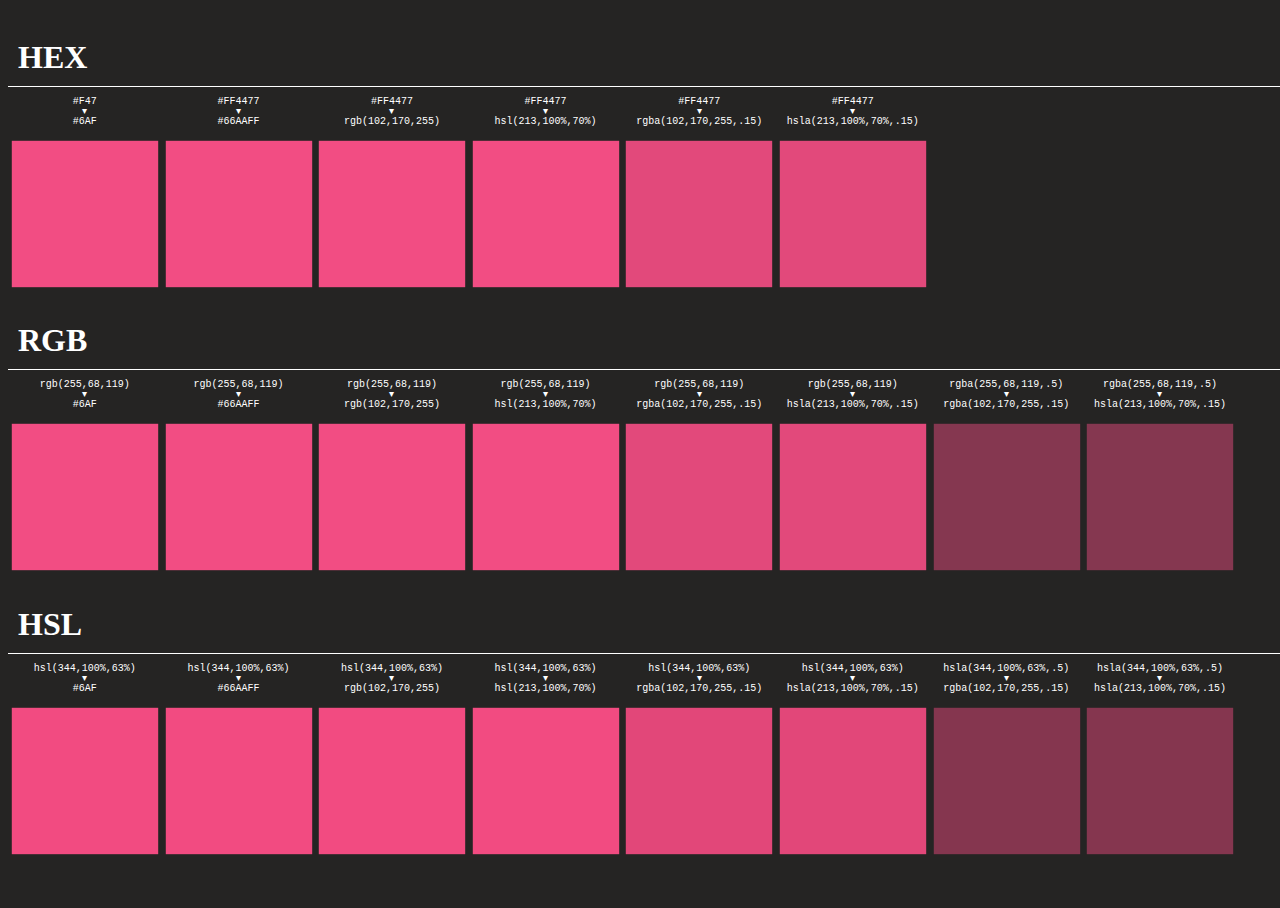
<file: js/animejs/anime-master/documentation/examples/colors-test.html>
<!DOCTYPE html>
<html>
<head>
  <title>Colors test | anime.js</title>
  <meta charset="utf-8">
  <meta name="viewport" content="width=device-width, initial-scale=1, maximum-scale=1">
  <meta property="og:title" content="anime.js">
  <meta property="og:url" content="https://animejs.com">
  <meta property="og:description" content="Javascript Animation Engine">
  <meta property="og:image" content="https://animejs.com/documentation/assets/img/icons/og.png">
  <meta name="twitter:card" content="summary">
  <meta name="twitter:title" content="anime.js">
  <meta name="twitter:site" content="@juliangarnier">
  <meta name="twitter:description" content="Javascript Animation Engine">
  <meta name="twitter:image" content="https://animejs.com/documentation/assets/img/icons/twitter.png">
  <link rel="apple-touch-icon-precomposed" href="../assets/img/social-media-image.png">
  <link rel="icon" type="image/png" href="../assets/img/favicon.png">
  <link href="../assets/css/documentation.css" rel="stylesheet">
  <script src="../../lib/anime.min.js"></script>
  <!-- <script src="../assets/js/anime/anime.2.0.2.js"></script> -->
  <!-- <script src="../assets/js/anime/anime.1.3.js"></script> -->
  <style>
    body {
      width: 100%;
      height: 100vh;
    }
    .color-tests {
      display: flex;
      flex-wrap: wrap;
    }
    .section-title {
      display: block;
      width: 100%;
      margin-bottom: 10px;
      padding: 10px;
      border-bottom: 1px solid #FFF;
    }
    .color-test {
      flex-shrink: 2;
      text-align: center;
      font-size: 10px;
      line-height: 1em;
      font-family: monospace;
    }
    .color-el {
      display: flex;
      align-items: center;
      justify-content: center;
      position: relative;
      width: 12vw;
      height: 12vw;
      margin-top: 10px;
    }
  </style>
</head>
<body>
  <section class="color-section">
    <h1 class="section-title">HEX</h1>
    <div class="color-tests">
      <div class="color-test hex-to-hex-shorthand">#F47<br>▾<br>#6AF</div>
      <div class="color-test hex-to-hex">#FF4477<br>▾<br>#66AAFF</div>
      <div class="color-test hex-to-rgb">#FF4477<br>▾<br>rgb(102,170,255)</div>
      <div class="color-test hex-to-hsl">#FF4477<br>▾<br>hsl(213,100%,70%)</div>
      <div class="color-test hex-to-rgba">#FF4477<br>▾<br>rgba(102,170,255,.15)</div>
      <div class="color-test hex-to-hsla">#FF4477<br>▾<br>hsla(213,100%,70%,.15)</div>
    </div>
  </section>
  <section class="color-section">
    <h1 class="section-title">RGB</h1>
    <div class="color-tests">
      <div class="color-test rgb-to-hex-shorthand">rgb(255,68,119)<br>▾<br>#6AF</div>
      <div class="color-test rgb-to-hex">rgb(255,68,119)<br>▾<br>#66AAFF</div>
      <div class="color-test rgb-to-rgb">rgb(255,68,119)<br>▾<br>rgb(102,170,255)</div>
      <div class="color-test rgb-to-hsl">rgb(255,68,119)<br>▾<br>hsl(213,100%,70%)</div>
      <div class="color-test rgb-to-rgba">rgb(255,68,119)<br>▾<br>rgba(102,170,255,.15)</div>
      <div class="color-test rgb-to-hsla">rgb(255,68,119)<br>▾<br>hsla(213,100%,70%,.15)</div>
      <div class="color-test rgba-to-rgba">rgba(255,68,119,.5)<br>▾<br>rgba(102,170,255,.15)</div>
      <div class="color-test rgba-to-hsla">rgba(255,68,119,.5)<br>▾<br>hsla(213,100%,70%,.15)</div>
    </div>
  </section>
  <section class="color-section">
    <h1 class="section-title">HSL</h1>
    <div class="color-tests">
      <div class="color-test hsl-to-hex-shorthand">hsl(344,100%,63%)<br>▾<br>#6AF</div>
      <div class="color-test hsl-to-hex">hsl(344,100%,63%)<br>▾<br>#66AAFF</div>
      <div class="color-test hsl-to-rgb">hsl(344,100%,63%)<br>▾<br>rgb(102,170,255)</div>
      <div class="color-test hsl-to-hsl">hsl(344,100%,63%)<br>▾<br>hsl(213,100%,70%)</div>
      <div class="color-test hsl-to-rgba">hsl(344,100%,63%)<br>▾<br>rgba(102,170,255,.15)</div>
      <div class="color-test hsl-to-hsla">hsl(344,100%,63%)<br>▾<br>hsla(213,100%,70%,.15)</div>
      <div class="color-test hsla-to-rgba">hsla(344,100%,63%,.5)<br>▾<br>rgba(102,170,255,.15)</div>
      <div class="color-test hsla-to-hsla">hsla(344,100%,63%,.5)<br>▾<br>hsla(213,100%,70%,.15)</div>
    </div>
  </section>
  <script>

    var colorTestEls = document.querySelectorAll('.color-test');

    function createTest(el) {
      var testHtml = el.innerHTML;
      var testValues = testHtml.split('<br>▾<br>');
      var colorEl = document.createElement('div');
      colorEl.classList.add('color-el');
      el.appendChild(colorEl);
      anime({
        targets: colorEl,
        backgroundColor: [testValues[0], testValues[1]],
        scale: [.97, .75],
        direction: 'alternate',
        easing: 'easeInOutSine',
        duration: 4000,
        loop: true
      });
    }

    for (var i = 0; i < colorTestEls.length; i++) createTest(colorTestEls[i]);

  </script>
</body>
</html>
</file>
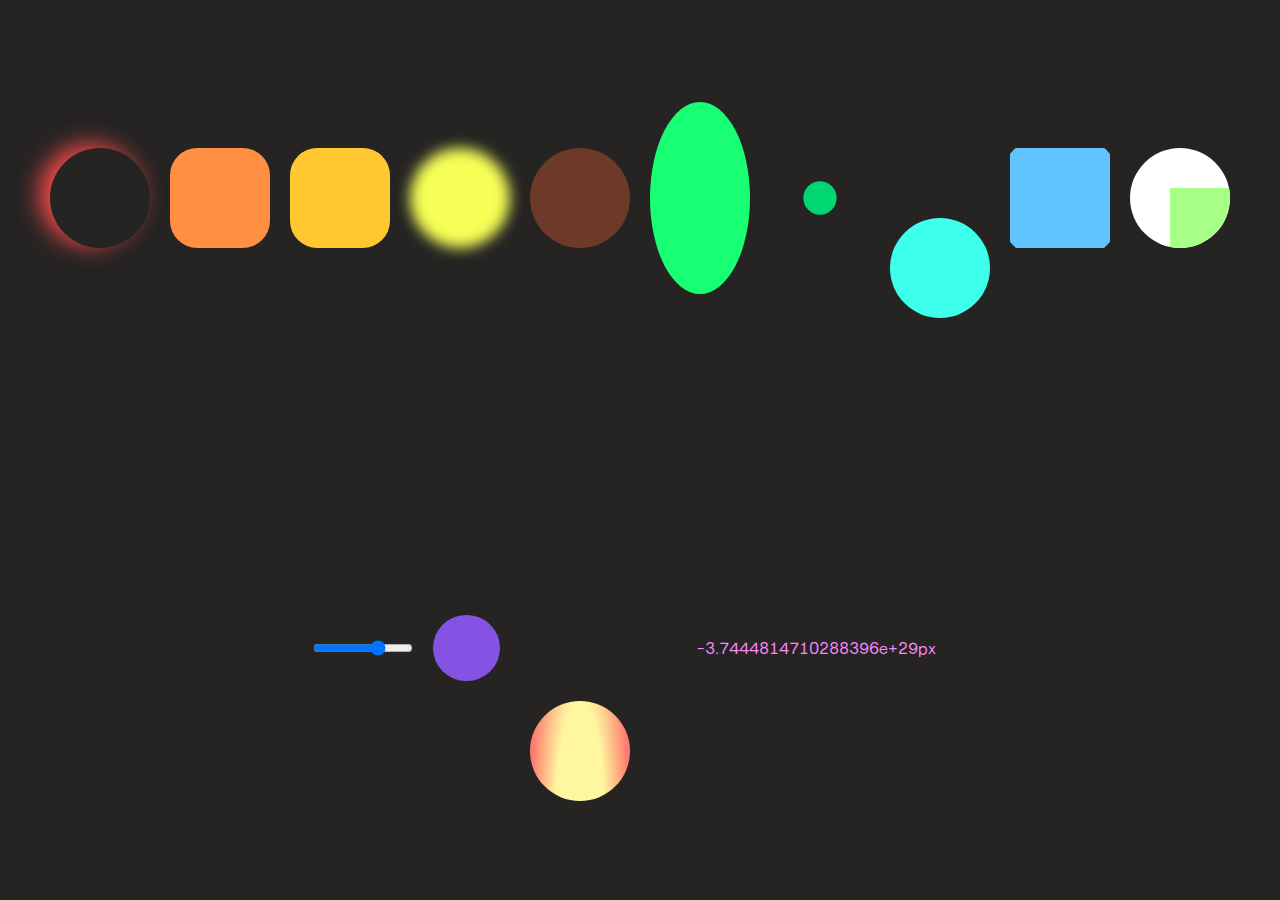
<file: js/animejs/anime-master/documentation/examples/complex-properties.html>
<!DOCTYPE html>
<html>
<head>
  <title>Complex properties | anime.js</title>
  <meta charset="utf-8">
  <meta name="viewport" content="width=device-width, initial-scale=1, maximum-scale=1">
  <meta property="og:title" content="anime.js">
  <meta property="og:url" content="https://animejs.com">
  <meta property="og:description" content="Javascript Animation Engine">
  <meta property="og:image" content="https://animejs.com/documentation/assets/img/icons/og.png">
  <meta name="twitter:card" content="summary">
  <meta name="twitter:title" content="anime.js">
  <meta name="twitter:site" content="@juliangarnier">
  <meta name="twitter:description" content="Javascript Animation Engine">
  <meta name="twitter:image" content="https://animejs.com/documentation/assets/img/icons/twitter.png">
  <link rel="apple-touch-icon-precomposed" href="../assets/img/social-media-image.png">
  <link href="../assets/css/animejs.css" rel="stylesheet">
  <link href="../assets/css/documentation.css" rel="stylesheet">
  <!-- <script src="../../lib/anime.min.js"></script> -->
  <!-- <script src="../assets/js/anime/anime.1.3.js"></script> -->
  <!-- <script src="../assets/js/anime/anime.2.0.1.js"></script> -->
  <style>
    body {
      display: flex;
      flex-wrap: wrap;
      justify-content: center;
      align-items: center;
      min-height: 100vh;
    }
    .item {
      width: 100px;
      height: 100px;
      margin-top: 20px;
      border-radius: 50%;
      background-color: currentColor;
      margin: 10px;
    }
    .box-shadow {
      background-color: transparent;
    }
    .clip-path {
      border-radius: 0;
    }
    .auto-property {
      background-image: radial-gradient(50% 100%, #FFF7A0 50%, #FF7A6D 100%);
      background-size: auto 100px;
    }
    .exponent-values {
      width: 300px;
      background-color: transparent;
      text-align: center;
    }
  </style>
</head>
<body>
  <div class="box-shadow item color-red"></div>
  <div class="unit-less item color-orange"></div>
  <div class="specified-unit item color-lightorange"></div>
  <div class="filter item color-yellow"></div>
  <div class="rgba item color-citrus"></div>
  <div class="calc item color-green"></div>
  <div class="zero-value item color-darkgreen"></div>
  <div class="round-value item color-turquoise"></div>
  <div class="clip-path item color-skyblue"></div>
  <svg class="item" xmlns="http://www.w3.org/2000/svg" viewBox="0 0 100 100">
    <g id="Page-1" fill="none" fill-rule="evenodd">
      <g id="svg" fill="#A7FF87">
        <rect id="Rectangle" width="50" height="50" x="25" y="25"/>
      </g>
    </g>
  </svg>
  <input class="item" type="range" value="0" min="0" max="100">
  <div class="basic-css color-lavender item"></div>
  <div class="auto-property color-purple item"></div>
  <input class="exponent-values color-pink item" value="-1.1234567890123456789e+30px"></input>
  <script type="module">
    
    import anime from "../../src/index.js";

    var boxShadow = anime({
      targets: '.box-shadow',
      boxShadow: [
        {value: ['10px -10px 10px 0 currentColor', '10px 10px 20px 0 currentColor']},
        {value: '-10px 10px 30px 0 currentColor'},
        {value: '-10px -10px 20px 0 currentColor'},
        {value: '10px -10px 10px 0 currentColor'}
      ],
      loop: true,
      easing: 'linear'
    });
    var unitLess = anime({
      targets: '.unit-less',
      borderRadius: 16,
      loop: true,
      direction: 'alternate',
      easing: 'linear'
    });
    var specifiedUnit = anime({
      targets: '.specified-unit',
      borderRadius: '1em',
      loop: true,
      direction: 'alternate',
      easing: 'linear'
    });
    var filter = anime({
      targets: '.filter',
      filter: ["blur(20px)", "blur(0px)"],
      loop: true,
      direction: 'alternate',
      easing: 'linear'
    });
    var rgba = anime({
      targets: '.rgba',
      backgroundColor: ['rgba(255,100,50,1)', 'rgba(255,100,50,.0)'],
      loop: true,
      direction: 'alternate',
      easing: 'linear'
    });
    var calc = anime({
      targets: '.calc',
      height: ['calc(25% - 100px)', 'calc(25% - 0px)'],
      loop: true,
      direction: 'alternate',
      easing: 'linear'
    });
    var zeroValue = anime({
      targets: '.zero-value',
      scale: 0,
      loop: true,
      direction: 'alternate',
      easing: 'linear'
    });
    var roundValue = anime({
      targets: '.round-value',
      translateY: 100,
      round: .1,
      loop: true,
      direction: 'alternate',
      easing: 'linear'
    });
    var clipPath = anime({
      targets: '.clip-path',
      clipPath: ['circle(0px at center)', 'circle(100px at center)'],
      loop: true,
      direction: 'alternate',
      easing: 'linear'
    });
    var svgTransform = anime({
      targets: 'rect',
      transform: 'translate(10 10) scale(2)',
      loop: true,
      direction: 'alternate',
      easing: 'linear'
    });
    var rangeValue = anime({
      targets: 'input[type="range"]',
      value: 100,
      loop: true,
      direction: 'alternate',
      easing: 'linear'
    });
    var basicCSS = anime({
      targets: '.basic-css',
      width: 50,
      height: 50,
      loop: true,
      direction: 'alternate',
      easing: 'linear'
    });
    var autoProperty = anime({
      targets: '.auto-property',
      backgroundSize: ['auto 10px', 'auto 400px'],
      margin: '20% 40px 10px 30px',
      loop: true,
      direction: 'alternate',
      easing: 'linear'
    });
    var exponentValues = anime({
      targets: '.exponent-values',
      value: '+1.0123456789012346e+21px',
      loop: true,
      direction: 'alternate',
      easing: 'linear'
    });
  </script>
</body>
</html>
</file>
<file: css/style.css>
* {
    margin: 0;
    padding: 0;
    text-decoration: none;
}

a {
    text-decoration: none;
    display: flex;
    margin: 0;
    height: 10%;
    flex-direction: column;
}

.git {
    display: flex;
    flex-direction: row;
    justify-content: center;
    height: 10%;
}

.git img {
    width: 64px;
    margin-left: 15px;
}

.git p {
    display: flex;
    line-height: 64px;
    font-size: 105%;
}

body {
    font-size: 25px;
    background-color: #e1d9ce;
    font-family: 'Josefin Sans', sans-serif;
}

.wrapper {
    display: flex;
    padding: 15px;
    align-items: center;
    margin: auto;
    text-align: center;
    position: relative;
    min-height: 100%;
}

.inner__container {
    width: 100%;
    height: 100%;
}

.inner__container .calc {
    margin-top: 25px;
    cursor: pointer;
    border-radius: 15px;
    border-color: bisque;
    width: 200px;
    background-color: rgba(252, 251, 237, 0.545);
    font-size: 100%;
    text-align: center;
}

.var {
    margin: auto;
}

.variables,
.dificult,
.expression {
    padding: 5px 10px;
    border-radius: 15px;
    border-color: bisque;
    background-color: rgba(255, 250, 200, 0.271);
    font-size: 100%;
}

.title {
    margin-bottom: 2px;
    margin: 25px 0 15px 0;
}

.subtitle {
    font-size: 15px;
    color: rgba(0, 0, 0, 0.5);
    margin-top: -10px;
}

.res {
    margin-top: 35px;
    text-align: center;
    display: flex;
    flex-direction: row;
    justify-content: center;
    align-items: center;
}

.subtitle__res {
    margin: auto;
}

.copy_paste__btn {
    margin: auto;
    height: 24px;
    width: 24px;
    vertical-align: text-top;
    margin-left: 12px;
}

.res__data {
    font-size: 100%;
    text-shadow: none !important;
    font-weight: bold;
    border: none;
    background-color: #e1d9ce;
    background: transparent;
    text-align: center;
    margin-top: 25px;
    outline: none;
}

.res__item {
    margin: 0;
}

.menu_wrapper {
    width: 100%;
    background: linear-gradient(to right, #756a61, #e1d9ce);
    margin: 0;
    height: 75px;
    box-shadow: 0 0 10px rgba(0, 0, 0, 0.5);
    display: flex;
    flex-direction: row;
}

.menu {
    width: 80%;
    margin: 0 auto 45px auto;
    display: flex;
    flex-direction: row;
    justify-content: flex-start;
}

.menu_item {
    margin: 22px 15px;
    height: 10%;
    color: rgba(0, 0, 0, 0.66);
    position: relative;
    cursor: pointer;
    text-decoration: none;
    font-weight: bold;
}

.menu_item:after {
    content: "";
    display: block;
    position: absolute;
    right: 0;
    bottom: -970%;
    width: 0;
    height: 3px;
    background-color: rgba(225, 217, 206, 0.72);
    transition: width 0.5s;
}

.menu_item:hover:after {
    content: "";
    width: 100%;
    display: block;
    position: absolute;
    left: 0;
    bottom: -970%;
    height: 3px;
    background-color: rgba(0, 0, 0, 0.66);
    transition: width 0.5s;
}

.owl {
    margin: auto;
    height: 64px;
    width: 64px;
    display: flex;
}

.owl_img {
    height: 64px;
    width: 64px;
}

table {
    display: flex;
    flex-direction: column;
    width: max-content;
    text-align: center;
    align-items: center;
    margin: auto;
}

.open_btn {
    display: none;
}

.stick {
    width: 80%;
    height: 5px;
    background: linear-gradient(to bottom, rgba(255, 255, 255, 0.6), rgba(255, 255, 255, 0.37));
}

@media (max-width: 1024px) {
    body {
        font-size: 25px;
    }

    .container button {
        padding: 5px 10px;
    }

    .variables,
    .dificult,
    .expression {
        padding: 10px 15px;
    }

    .menu_item:after {
        content: "";
        display: none;
    }

    .menu_item:hover:after {
        content: "";
        display: none;
    }
}

footer {
    text-align: right;
    gap: 1%;
    display: flex;
    flex-direction: column;
    justify-content: flex-end;
    position: absolute;
    left: 0;
    bottom: 0;
    width: 100%;
    height: 80px;
}

footer p {
    font-size: 70%;
    opacity: 0.6;
}

@media (max-width: 768px) {
    .menu_wrapper {
        flex-direction: column;
        justify-content: space-between;
    }

    .owl {
        position: fixed;
        width: 64px;
        height: 64px;
        margin: 5px auto 5px 100%;
        left: -86px;
    }

    .menu {
        flex-direction: column;
        width: 100%;
        display: flex;
        position: absolute;
        transform: translateX(-100%);
        background-color: #e1d9ce;
        z-index: 1;
        height: 100vh;
    }

    .open_btn {
        position: fixed;
        width: 64px;
        height: 64px;
        display: flex;
        justify-content: space-evenly;
        align-items: center;
        flex-direction: column;
        margin: 5px 100% 5px 15px;
        z-index: 2;
    }

    .menu_item {
        margin: 0 auto;
    }

    .menu_item:first-child {
        margin-top: 30vh;
    }
}

@media (max-width: 390px) {
    body {
        font-size: 20px;
    }

    .subtitle {
        font-size: 12px;
    }
}

@media (max-width: 320px) {
    body {
        font-size: 15px;
    }

    .subtitle {
        font-size: 9px;
    }
}

@media (max-width: 423px) {
    .var,
    .res p{
        display: flex;
        flex-direction: column;
        justify-content: center;
        line-height: 24px;
    }

    .res img {
        margin: 0 auto;
    }

    .copy_paste__btn {
        margin: 15px auto;
    }
}

@media (max-width: 255px) {
    body {
        font-size: 12px;
    }

    .subtitle {
        font-size: 7px;
    }
}
</file>
<file: js/animejs/anime-master/documentation/assets/css/animejs.css>
@font-face {
 font-family: "Roobert";
 font-weight: 400;
 font-style: normal;
 src: url("../fonts/Roobert-Regular.woff2") format("woff2");
}

@font-face {
 font-family: "Roobert";
 font-weight: 400;
 font-style: italic;
 src: url("../fonts/Roobert-Regular.woff2") format("woff2");
}

@font-face {
 font-family: "Roobert";
 font-weight: 600;
 font-style: normal;
 src: url("../fonts/Roobert-SemiBold.woff2") format("woff2");
}

@font-face {
 font-family: "Roobert";
 font-weight: 600;
 font-style: italic;
 src: url("../fonts/Roobert-SemiBoldItalic.woff2") format("woff2");
}

@font-face {
  font-family: "InputMono";
  src: url("../fonts/InputMono-Regular.woff2") format("woff2"),
      url("../fonts/InputMono-Regular.woff") format("woff");
  font-weight: normal;
  font-style: normal;
}

@font-face {
  font-family: "InputMono";
  src: url("../fonts/InputMono-Bold.woff2") format("woff2"),
      url("../fonts/InputMono-Bold.woff") format("woff");
  font-weight: bold;
  font-style: normal;
}

@font-face {
  font-family: "InputMono";
  src: url("../fonts/InputMono-BoldItalic.woff2") format("woff2"),
      url("../fonts/InputMono-BoldItalic.woff") format("woff");
  font-weight: bold;
  font-style: italic;
}

@font-face {
  font-family: "InputMono";
  src: url("../fonts/InputMono-Italic.woff2") format("woff2"),
      url("../fonts/InputMono-Italic.woff") format("woff");
  font-weight: normal;
  font-style: italic;
}

*, *:before, *:after {
  box-sizing: border-box;
  margin: 0;
  padding: 0;
  border: 0;
  font: inherit;
  vertical-align: baseline;
}

html,
body {
  background-color: #252423;
  color: #F6F4F2;
}

body {
  font-family: Roobert, Helvetica Neue, Helvetica, Arial, sans-serif;
  font-weight: 400;
  font-feature-settings:"tnum" 1, "ss03" 1;
  -webkit-font-smoothing: antialiased;
}

h1, h2 {
  font-weight: 600;
}

input {
  font-family: Roobert, Helvetica Neue, Helvetica, Arial, sans-serif;
  font-variant-numeric: tabular-nums;
}

sup {
  vertical-align: super;
  font-size: .625em;
}

strong {
  font-weight: 600;
}

.color-white { color: #F6F4F2; } /* White */
.color-black { color: #2E2C2C; } /* Black */
.color-red, .color-targets { color: #FF4B4B; }/* red: */
.color-orange, .color-properties { color: #FF8F42; }/* orange: */
.color-lightorange, .color-prop-params { color: #FFC730; }/* lightorange: */
.color-yellow, .color-anim-params { color: #F6FF56; }/* yellow: */
.color-citrus, .color-values { color: #A4FF4F; }/* citrus: */
.color-green, .color-keyframes { color: #18FF74; }/* green: */
.color-darkgreen, .color-staggering { color: #00D672; }/* darkgreen: */
.color-turquoise, .color-tl { color: #3CFFEC; }/* turquoise: */
.color-skyblue, .color-controls { color: #61C3FF; }/* skyblue: */
.color-kingblue, .color-callbacks { color: #5A87FF; }/* kingblue: */
.color-lavender, .color-svg { color: #8453E3; }/* lavender: */
.color-purple, .color-easings { color: #C26EFF; }/* purple: */
.color-pink, .color-helpers { color: #FB89FB; }/* pink: */

.anime-mini-logo {
  width: 100px;
  height: 24px;
  transform: scaleY(.5);
}
</file>
<file: js/animejs/anime-master/documentation/assets/css/anime-theme.css>
.hljs {
  display: block;
  color: #F6F4F2;
}

.hljs-comment,
.hljs-quote {
  color: #A2A09F;
  font-style: italic;
}

.hljs-doctag,
.hljs-keyword,
.hljs-formula {
  color: #B08CFF;
}

.hljs-section,
.hljs-name,
.hljs-selector-tag,
.hljs-deletion,
.hljs-subst {
  color: #FF7C72;
}

.hljs-literal {
  color: #1CE2B2;
}

.hljs-string,
.hljs-regexp,
.hljs-addition,
.hljs-attribute,
.hljs-attr,
.hljs-meta-string {
  color: #A6FF8F;
}

.hljs-built_in,
.hljs-class .hljs-title {
  color: #FBF38C;
}

.hljs-variable,
.hljs-template-variable,
.hljs-type,
.hljs-selector-class,
.hljs-selector-attr,
.hljs-selector-pseudo,
.hljs-number {
  color: #FF7C72;
}

.hljs-symbol,
.hljs-bullet,
.hljs-link,
.hljs-meta,
.hljs-selector-id,
.hljs-title {
  color: #61C3FF;
}

.hljs-emphasis {
  font-style: italic;
}

.hljs-strong {
  font-weight: bold;
}

.hljs-link {
  text-decoration: underline;
}
</file>
<file: js/animejs/anime-master/documentation/assets/css/documentation.css>
html,
body,
header {
  background-color: #252423;
}

body {
  position: absolute;
  width: 100%;
  height: 100%;
  color: white;
  font-variant-numeric: tabular-nums;
  -webkit-font-smoothing: antialiased;
  overflow-x: hidden;
}

.content {
  overflow: hidden;
  opacity: 0;
  display: flex;
  flex-direction: row;
  width: 100%;
  height: 100%;
  transition: opacity 1s ease;
}

.ready .content {
  opacity: 1;
}

/* Headers */

.header {
  position: absolute;
  z-index: 1;
  top: 0;
  width: 100%;
}

.logo {
  display: flex;
  justify-content: space-between;
  opacity: .8;
  width: 100%;
  height: 20px;
  text-decoration: none;
  color: currentColor;
}

.logo:visited {
  color: currentColor;
}

.logo svg {
  width: 100%;
  height: 100%;
}

.logo:hover {
  opacity: 1;
}

.version-number {
  opacity: .6;
  color: currentColor;
}

header {
  position: sticky;
  top: 0;
  z-index: 2;
  display: flex;
  align-items: center;
  justify-content: space-between;
  width: 100%;
  height: 60px;
  padding-left: 20px;
  padding-right: 20px;
  border-bottom: 1px solid rgba(0,0,0,.65);
}

h2 {
  font-size: 16px;
  letter-spacing: 1px;
  text-transform: uppercase;
  font-weight: 200;
}

/* Panes */

.pane {
  position: relative;
  height: 100%;
}

/* Sidebar */

.sidebar {
  display: flex;
  flex-direction: column;
  width: 240px;
  padding-top: 60px;
  border-right: 1px solid rgba(0,0,0,.65);
}

.sidebar-info {
  display: flex;
  justify-content: space-between;
  padding: 20px;
}

.navigation {
  overflow-y: auto;
  width: 100%;
  height: 100%;
  padding: 10px 0 20px 20px;
}

.navigation ul {
  height: 30px;
  overflow-y: hidden;
  -webkit-transition:opacity .4s ease;
  transition: opacity .4s ease;
}

.navigation ul li {
  position: relative;
}

.navigation ul li:before {
  content: "";
  display: block;
  position: absolute;
  top: 4px;
  left: 2px;
  width: 1px;
  height: calc(100% - 8px);
  background-color: white;
}

.navigation ul li:first-child:before {
  display: none;
}

.navigation a {
  display: block;
  padding-left: 10px;
  color: white;
  text-decoration: none;
  font-size: 14px;
  line-height: 20px;
  letter-spacing: .5px;
  text-transform: uppercase;
}

.navigation ul li:first-child a {
  padding-left: 0;
  padding-top: 10px;
  padding-bottom: 10px;
}

.navigation ul li a,
.navigation ul li:before {
  opacity: .4;
}

.navigation ul li a {
  transition: opacity .4s ease, color .4s ease;
}

.navigation ul.active a {
  opacity: .7;
}

.navigation ul li:hover a,
.navigation ul li:hover:before {
  transition: none;
  opacity: 1;
}

.navigation ul li.active a,
.navigation ul li.active:before {
  opacity: 1;
  color: currentColor;
}

.navigation ul li.active:before {
  background-color: currentColor;
}

.navigation ul.active li:first-child a,
.navigation ul.active li:first-child a:hover {
  opacity: 1;
  color: currentColor;
}

/* Info pane */

.demo-info {
  flex-direction: column;
  font-size: 16px;
  line-height: 22px;
}

.info-output {
  overflow-x: hidden;
  overflow-y: auto;
  position: relative;
  top: 0;
  width: 100%;
  height: calc(100% - 60px);
  padding: 20px;
}

.demo-info pre {
  font-variant-ligatures: none;
  -webkit-font-variant-ligatures: none;
}

.demo-info code {
  font-family: "Input Mono Reg", monospace;
  font-size: 14px;
  line-height: 22px;
  white-space: pre-wrap;
}

.demo-info p {
  margin-bottom: 20px;
}

.demo-info p,
.demo-info td {
  color: #F6F4F2;
}

.demo-info i {
  font-style: italic;
}

.demo-info a {
  text-decoration: none;
  border-bottom: 1px dotted currentColor;
  word-wrap: break-word;
  overflow-wrap: break-word;
}

.demo-info a:hover {
  border-bottom: 1px solid currentColor;
}

.demo-info a[href^="http"],
.demo-info a[href^="http"]:visited {
  color: #F6F4F2;
}

.demo-info p.bubble {
  display: inline-block;
  position: relative;
  padding: 8px 12px;
}

.demo-info p.bubble.warning {
  color: #FBF38C;
}

.demo-info p.bubble.info {
  color: #61C3FF;
}

.demo-info p.bubble:after {
  content: "";
  pointer-events: none;
  color: currentColor;
  display: inline-block;
  position: absolute;
  top: 0;
  left: 0;
  right: 0;
  bottom: 0;
  background-color: currentColor;
  border-radius: 3px;
  opacity: .05;
}

.demo-info code.hljs {
  display: inline-block;
}

.demo-info pre {
  margin-bottom: 20px;
}

.demo-info pre code {
  position: relative;
  display: inline-block;
  width: 100%;
  padding: 8px 12px;
  background-color: rgba(0,0,0,.2);
  border: 1px solid rgba(0,0,0,.2);
  border-radius: 3px;
}

.demo-info p code {
  position: relative;
  padding: 0 2px;
  height: 20px;
  background-color: rgba(0,0,0,.2);
  box-shadow: inset 0 0 1px rgba(0,0,0,.4);
  border-radius: 3px;
}

.demo-info table {
  margin-bottom: 20px;
  border: 1px solid rgba(255,255,255,.15);
  border-spacing: 0;
  border-radius: 3px;
}

.demo-info td {
  vertical-align: middle;
  padding: 8px 12px;
  border-left: 1px solid rgba(255,255,255,.15);
  border-top: 1px solid rgba(255,255,255,.15);
}

.demo-info thead td {
  text-transform: uppercase;
  font-size: 16px;
  line-height: 22px;
  letter-spacing: 1px;
  color: rgba(255,255,255,.4);
  border-top: none;
}

.demo-info td:first-child {
  border-left: none;
}

.code-preview {
  width: 100%;
  padding-top: 40px;
}

.code-preview h2 {
  margin-bottom: 20px;
}

/* Demos */

.demos {
  overflow-y: scroll;
  width: calc(50% - 240px);
  min-width: 330px;
}

article {
  width: 100%;
  display: flex;
  flex-direction: column;
  flex-wrap: wrap;
  align-items: flex-start;
  justify-content: flex-start;
}

.demo {
  position: relative;
  z-index: 1;
  display: flex;
  align-items: center;
  justify-content: center;
  width: 100%;
  min-height: 200px;
  padding-top: 35px;
  border-bottom: 1px solid rgba(0,0,0,.65);
  cursor: pointer;
}

.demo-description {
  display: none;
}

.demo.controls {
  padding-top: 50px;
}

.demo.active.controls {
  cursor: default;
}

.demo:before {
  content: "";
  position: absolute;
  z-index: 0;
  top: 0;
  left: 0;
  opacity: 0;
  display: block;
  width: 100%;
  height: 100%;
  background-color: currentColor;
}

.demo.active:before {
  opacity: .05;
}

.demo-content {
  position: relative;
  display: flex;
  flex-direction: column;
  justify-content: center;
  text-align: center;
  width: 290px;
  height: 100%;
}

.demo-content.vertical {
  flex-direction: row;
}

.demo-title {
  position: absolute;
  top: 0;
  left: 20px;
  width: calc(100% - 40px);
  padding: 23px 0;
  font-size: 14px;
  letter-spacing: 2px;
  text-transform: uppercase;
  color: #F6F4F2;
  opacity: .9;
}

.active .demo-title {
  color: currentColor;
  opacity: 1;
}

.line {
  width: 100%;
  padding: 1px 0px;
}

.line.align-center {
  display: flex;
  justify-content: center;
}

.grid {
  display: flex;
  flex-wrap: wrap;
}

.controls {
  opacity: .4;
  display: flex;
  align-items: center;
  justify-content: center;
  padding-top: 20px;
  padding-bottom: 10px;
}

.controls button {
  position: relative;
  display: block;
  margin: 0 0 0 -1px;
  padding: 5px 10px;
  font-size: 14px;
  text-transform: uppercase;
  border: 1px solid currentColor;
  background-color: transparent;
  color: currentColor;
}

.controls button:focus {
  outline: none;
}

.active .controls {
  opacity: 1;
}

.active .controls button:after {
  content: '';
  opacity: 0;
  position: absolute;
  left: 0;
  top: 0;
  display: block;
  width: 100%;
  height: 100%;
  background-color: currentColor;
}

.active .controls button:hover:after {
  opacity: .2;
}

.controls button.is-active:after,
.controls button.is-active:hover:after {
  opacity: .4;
}

.controls button:first-child {
  margin-left: 0;
}

.controls input {
  margin-left: 10px;
}

.text-output {
  padding-top: 10px;
  padding-bottom: 10px;
  font-size: 16px;
  color: currentColor;
  text-align: center;
  background-color: transparent;
  border: 1px solid currentColor;
}

.log {
  width: 100%;
  height: 100%;
  background: transparent;
  color: currentColor;
  border: none;
  font-size: 16px;
  text-align: center;
}

.bottom.log {
  padding-top: 10px;
  padding-bottom: 10px;
}

.logs {
  pointer-events: none;
  display: flex;
  flex-direction: column;
  align-items: center;
  position: absolute;
  width: 100%;
  height: auto;
}

.log:focus {
  outline: none;
}

input.progress {
  cursor: ew-resize;
}

input.progress[value] {
  position: relative;
  width: 100%;
  height: 27px;
  -webkit-appearance: none;
  background-color: transparent;
  color: currentColor;
}

input.progress[value]:focus {
  outline: none;
}

input.progress[value]:after {
  content: "";
  position: absolute;
  top: 13px;
  left: 0;
  width: 100%;
  height: 1px;
  background-color: currentColor;
}

input.progress[value]::-webkit-slider-thumb {
  -webkit-appearance: none;
  background-color: currentColor;
  border-radius: 50%;
  width: 16px;
  height: 16px;
}

.square,
.circle {
  pointer-events: none;
  position: relative;
  width: 28px;
  height: 28px;
  margin: 1px;
  background-color: currentColor;
  font-size: 14px;
}

.circle {
  border-radius: 50%;
}

.square.outline,
.circle.outline {
  background-color: transparent;
  border: 1px solid currentColor;
}

.triangle {
  pointer-events: none;
  position: relative;
  width: 0;
  height: 0;
  border-style: solid;
  border-width: 0 14px 24px 14px;
  border-color: transparent transparent currentColor transparent;
}

.small {
  width: 18px;
  height: 18px;
}

.small.triangle {
  border-width: 0 10px 17px 10px;
}

.large {
  width: 48px;
  height: 48px;
}

.stretched {
  height: 2px;
}

.shadow {
  position: absolute;
  opacity: .2;
}

.label {
  position: absolute;
  opacity: 0;
  display: flex;
  flex-direction: column;
  justify-content: center;
  text-align: left;
  width: 100%;
  height: auto;
  padding-left: 38px;
  transition: opacity .5s ease;
  white-space: nowrap
}

.demo.active .label {
  opacity: .2;
}

.small.label {
  height: 18px;
  padding-left: 28px;
}

.large.label {
  height: 48px;
  padding-left: 58px;
}

.motion-path {
  position: relative;
  width: 256px;
  margin: auto;
}

.follow-path {
  position: absolute;
  top: -9px;
  left: -9px;
}

.align-center {
  align-items: center;
}

.add-states-demo .el {
  border: 1px solid rgba(0,0,0,0);
}

#cssProperties .el {
  transform: translate3d(0,0,0);
}

/* Responsive */

.sidebar,
.demo-info {
  display: none;
}

.demos {
  top: 60px;
  width: 100%;
  min-width: auto;
  height: calc(100% - 60px);
  -webkit-overflow-scrolling: touch;
}

@media (min-width: 800px) {
  .header {
    width: 239px;
  }
  .demo-info {
    display: inherit;
    width: calc(100% - 380px);
  }
  .demos {
    top: 0;
    width: 380px;
    height: 100%;
  }
  .demos::-webkit-scrollbar {
    width: 1px;
    background-color: transparent;
  }

  .demos::-webkit-scrollbar-track {
    background-color: rgba(0,0,0,.65);
  }

  .demos::-webkit-scrollbar-thumb {
    background-color: rgba(255,255,255,.3);
  }

  .demos::-webkit-scrollbar-thumb:hover {
    background-color: rgba(255,255,255,.6);
  }
}

@media (min-width: 1100px) {
  .sidebar {
    display: inherit;
  }
  .demos {
    width: calc(50% - 240px);
  }
  .demo-info {
    width: 50%;
  }
}
</file>
